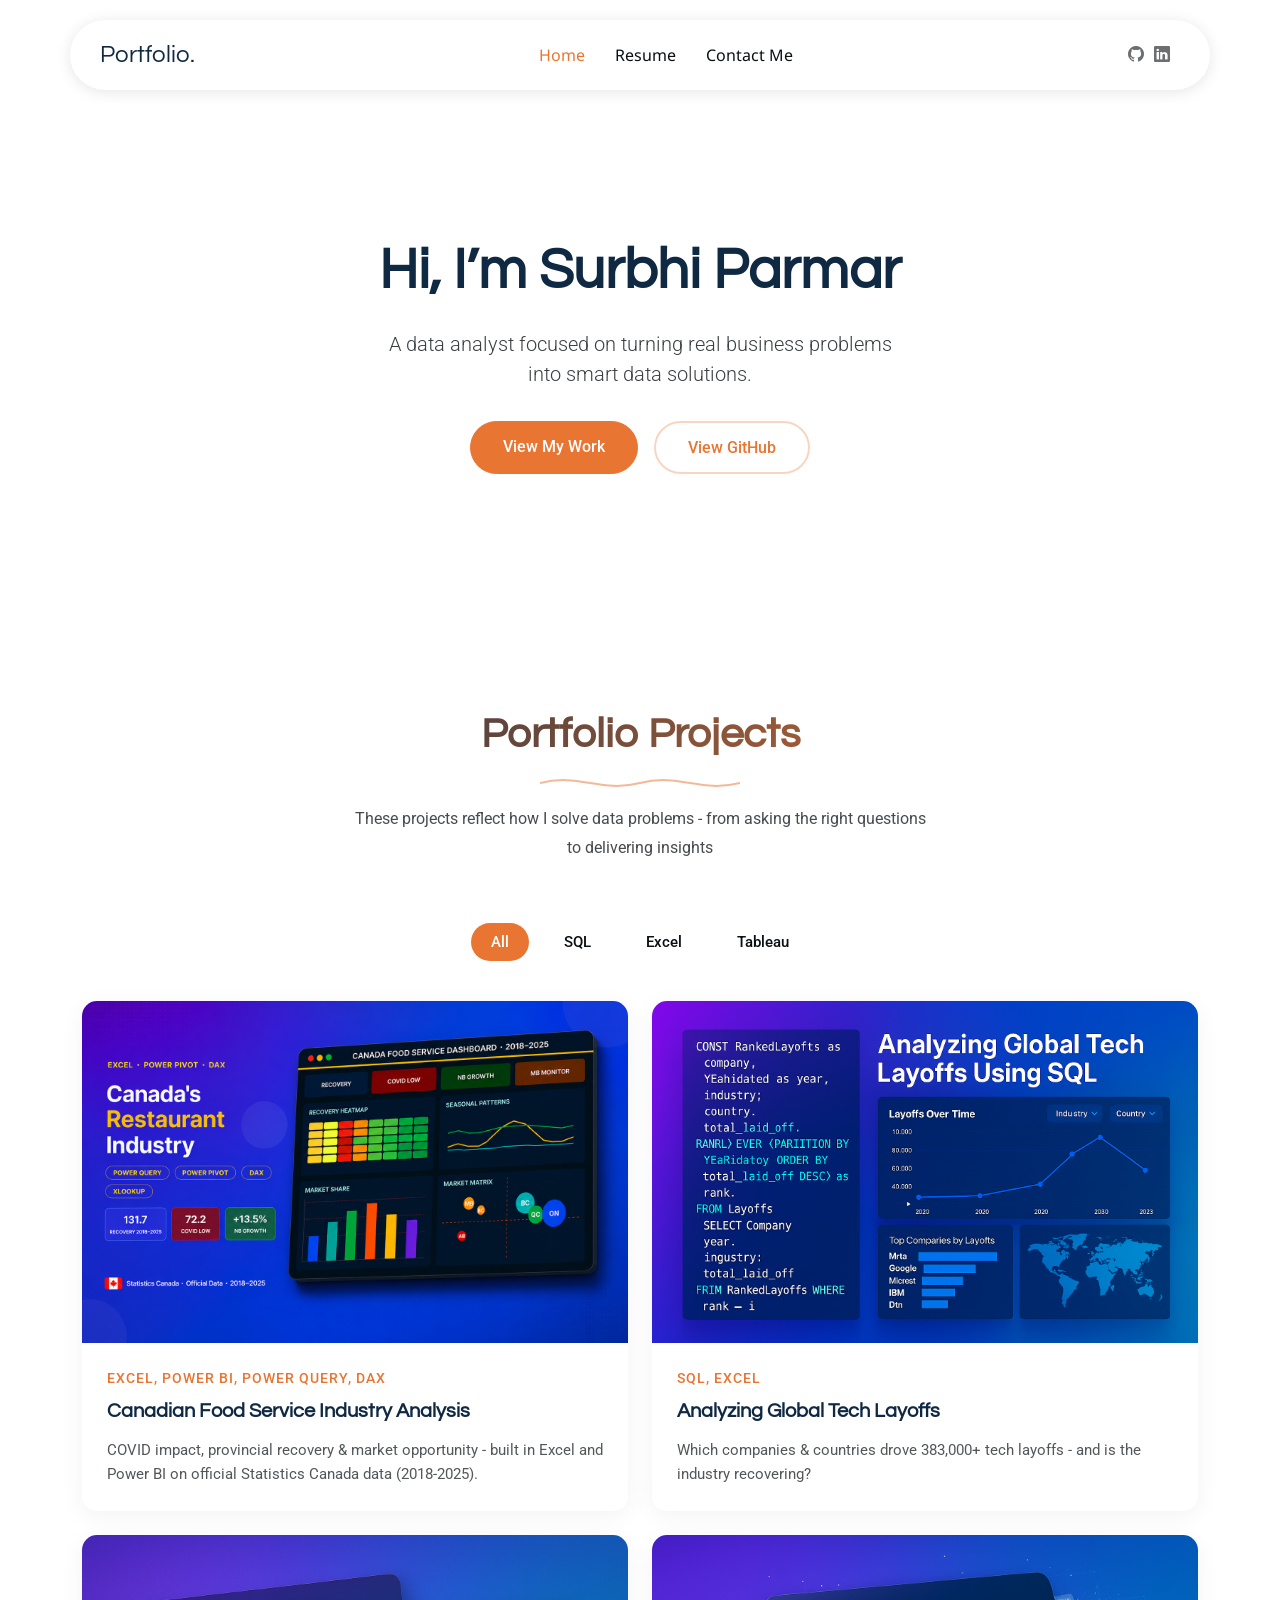
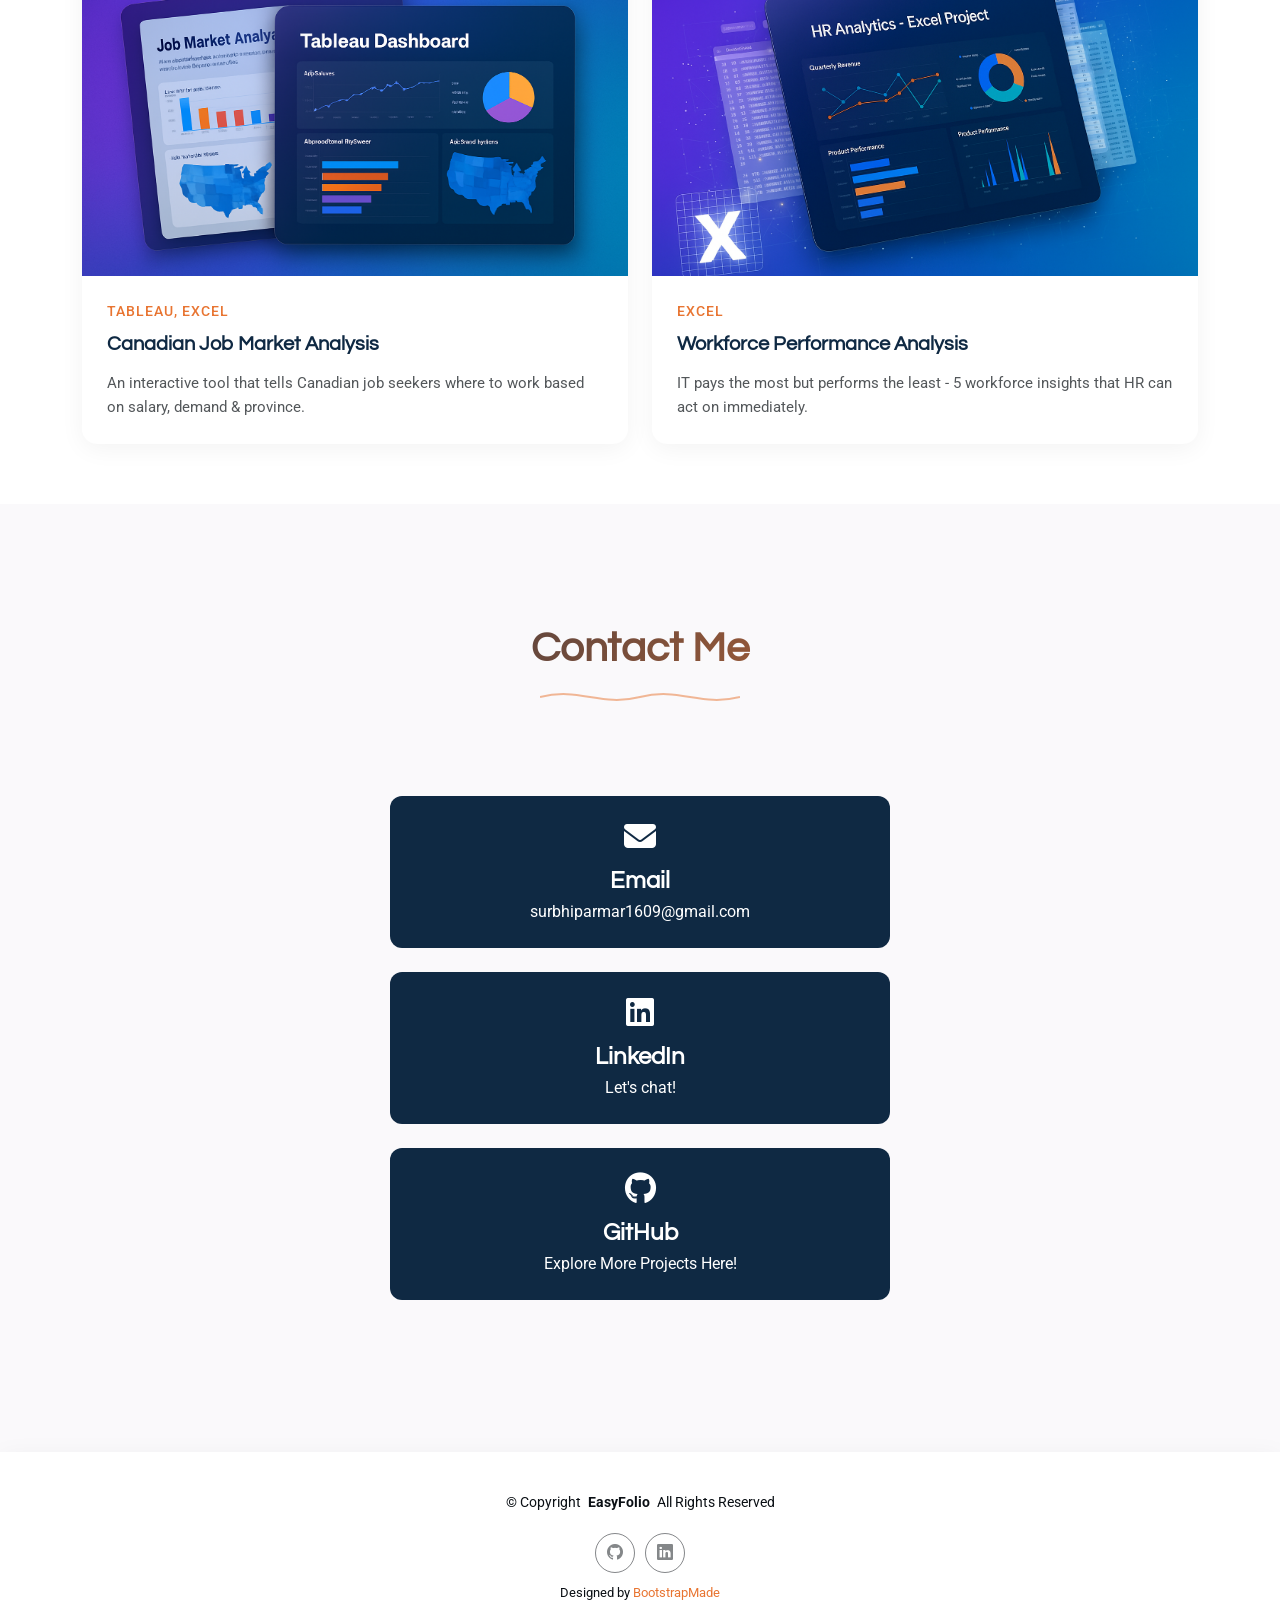
<file: index.html>
<!DOCTYPE html>
<html lang="en">

<head>
  <meta charset="utf-8">
  <meta content="width=device-width, initial-scale=1.0" name="viewport">
  <title>Surbhi Parmar Portfolio</title>
  <meta name="description" content="">
  <meta name="keywords" content="">
  <meta property="og:title" content="Surbhi Parmar | Data Coordinator & Reporting Analyst">
<meta property="og:description" content="Data portfolio featuring SQL, Excel, Power BI and Tableau projects.">
<meta property="og:image" content="https://surbhiparmar01.github.io/SurbhiParmarPortfolio/assets/img/og-image.png">
<meta property="og:url" content="https://surbhiparmar01.github.io/SurbhiParmarPortfolio/">
<meta property="og:type" content="website">

  <!-- Favicons -->
  <link href="assets/img/favicon.png" rel="icon">
  <link href="assets/img/apple-touch-icon.png" rel="apple-touch-icon">

  <!-- Fonts -->
  <link href="https://fonts.googleapis.com" rel="preconnect">
  <link href="https://fonts.gstatic.com" rel="preconnect" crossorigin>
  <link href="https://fonts.googleapis.com/css2?family=Roboto:ital,wght@0,100;0,300;0,400;0,500;0,700;0,900;1,100;1,300;1,400;1,500;1,700;1,900&family=Noto+Sans:ital,wght@0,100;0,200;0,300;0,400;0,500;0,600;0,700;0,800;0,900;1,100;1,200;1,300;1,400;1,500;1,600;1,700;1,800;1,900&family=Questrial:wght@400&display=swap" rel="stylesheet">

  <!-- Vendor CSS Files -->
  <link href="assets/vendor/bootstrap/css/bootstrap.min.css" rel="stylesheet">
  <link href="assets/vendor/bootstrap-icons/bootstrap-icons.css" rel="stylesheet">
  <link href="assets/vendor/aos/aos.css" rel="stylesheet">
  <link href="assets/vendor/glightbox/css/glightbox.min.css" rel="stylesheet">
  <link href="assets/vendor/swiper/swiper-bundle.min.css" rel="stylesheet">

  <!-- Main CSS File -->
  <link href="assets/css/main.css" rel="stylesheet">


  <link rel="stylesheet" href="https://cdnjs.cloudflare.com/ajax/libs/font-awesome/6.5.0/css/all.min.css">


  <!-- =======================================================
  * Template Name: EasyFolio
  * Template URL: https://bootstrapmade.com/easyfolio-bootstrap-portfolio-template/
  * Updated: Feb 21 2025 with Bootstrap v5.3.3
  * Author: BootstrapMade.com
  * License: https://bootstrapmade.com/license/
  ======================================================== -->
</head>

<body class="index-page">

  <header id="header" class="header d-flex align-items-center sticky-top">
    <div class="header-container container-fluid container-xl position-relative d-flex align-items-center justify-content-between">

      <a href="index.html" class="logo d-flex align-items-center me-auto me-xl-0">
        <!-- Uncomment the line below if you also wish to use an image logo -->
        <!-- <img src="assets/img/logo.webp" alt=""> -->
        <h1 class="sitename">Portfolio.</h1>
      </a>

      <nav id="navmenu" class="navmenu">
        <ul>
          <li><a href="#hero" class="active">Home</a></li>
          
          <li><a href="#resume">Resume</a></li>
         <!-- <li><a href="#portfolio">Portfolio</a></li> -->
         <!-- <li><a href="#services">Blog</a></li> -->
          <!-- <li><a href="#about">About Me</a></li> -->
         <!-- <li class="dropdown"><a href="#"><span>Dropdown</span> <i class="bi bi-chevron-down toggle-dropdown"></i></a>
            <ul>
              <li><a href="#">Dropdown 1</a></li>
              <li class="dropdown"><a href="#"><span>Deep Dropdown</span> <i class="bi bi-chevron-down toggle-dropdown"></i></a>
                <ul>
                  <li><a href="#">Deep Dropdown 1</a></li>
                  <li><a href="#">Deep Dropdown 2</a></li>
                  <li><a href="#">Deep Dropdown 3</a></li>
                  <li><a href="#">Deep Dropdown 4</a></li>
                  <li><a href="#">Deep Dropdown 5</a></li>
                </ul>
              </li>
              <li><a href="#">Dropdown 2</a></li>
              <li><a href="#">Dropdown 3</a></li>
              <li><a href="#">Dropdown 4</a></li>
            </ul>
          </li> -->
          <li><a href="#contact">Contact Me</a></li>
        </ul>
        <i class="mobile-nav-toggle d-xl-none bi bi-list"></i>
      </nav>

      <div class="header-social-links">
       <!-- <a href="#" class="twitter"><i class="bi bi-twitter-x"></i></a>
        <a href="#" class="facebook"><i class="bi bi-facebook"></i></a>
        <a href="#" class="instagram"><i class="bi bi-instagram"></i></a> -->
        <a href="https://github.com/SurbhiParmar01" target = "_blank" class="github"><i class="bi bi-github"></i></a>
        <a href="https://www.linkedin.com/in/surbhiparmar/" target="_blank" class="linkedin"><i class="bi bi-linkedin"></i></a>
      </div>

    </div>
  </header>

  <main class="main">

    <!-- Hero Section 
      <section id="hero" class="hero section">

      <div class="container" data-aos="fade-up" data-aos-delay="100">

        <div class="row align-items-center content">
          <div class="col-lg-6" data-aos="fade-up" data-aos-delay="200">
            <h2>Crafting Digital Experiences with Passion</h2>
            <p class="lead">Transforming ideas into elegant solutions through creative design and innovative development</p>
            <div class="cta-buttons" data-aos="fade-up" data-aos-delay="300">
              <a href="#portfolio" class="btn btn-primary">View My Work</a>
              <a href="#contact" class="btn btn-outline">Let's Connect</a>
            </div>
            <div class="hero-stats" data-aos="fade-up" data-aos-delay="400">
              <div class="stat-item">
                <span class="stat-number">5+</span>
                <span class="stat-label">Years Experience</span>
              </div>
              <div class="stat-item">
                <span class="stat-number">100+</span>
                <span class="stat-label">Projects Completed</span>
              </div>
              <div class="stat-item">
                <span class="stat-number">50+</span>
                <span class="stat-label">Happy Clients</span>
              </div>
            </div>
          </div>
          <div class="col-lg-6">
           <div class="hero-image">
              <img src="assets/img/profile/profile-1.webp" alt="Portfolio Hero Image" class="img-fluid" data-aos="zoom-out" data-aos-delay="300">
              <div class="shape-1"></div>
              <div class="shape-2"></div>
            </div>
          </div>
        </div> 

      </div>

    </section><!-- /Hero Section -->

    <section id="hero" class="hero d-flex align-items-center justify-content-center text-center">
  <div class="container">
    <div class="content">
      <h2>Hi, I’m Surbhi Parmar</h2>
      <p class="lead">A data analyst focused on turning real business problems </br>into smart data solutions.</p>
      <div class="cta-buttons">
        <a href="#portfolio" class="btn btn-primary">View My Work</a>
        <a href="https://github.com/SurbhiParmar01" target = "_blank" class="btn btn-outline">View GitHub</a>
      </div>
    </div>
  </div>
</section>



    <!-- About Section 
    <section id="about" class="about section light-background">

       Section Title 
      <div class="container section-title" data-aos="fade-up">
        <h2>About</h2>
        <div class="title-shape">
          <svg viewBox="0 0 200 20" xmlns="http://www.w3.org/2000/svg">
            <path d="M 0,10 C 40,0 60,20 100,10 C 140,0 160,20 200,10" fill="none" stroke="currentColor" stroke-width="2"></path>
          </svg>
        </div>
        <p>Quis autem vel eum iure reprehenderit qui in ea voluptate velit esse quam nihil molestiae consequatur vel illum qui dolorem</p>
      </div> End Section Title 

      <div class="container" data-aos="fade-up" data-aos-delay="100">

        <div class="row align-items-center">
          <div class="col-lg-6 position-relative" data-aos="fade-right" data-aos-delay="200">
            <div class="about-image">
              <img src="assets/img/profile/profile-square-2.webp" alt="Profile Image" class="img-fluid rounded-4">
            </div>
          </div>

          <div class="col-lg-6" data-aos="fade-left" data-aos-delay="300">
            <div class="about-content">
              <span class="subtitle">About Me</span>

              <h2>UI/UX Designer &amp; Web Developer</h2>

              <p class="lead mb-4">Nemo enim ipsam voluptatem quia voluptas sit aspernatur aut odit aut fugit, sed quia consequuntur magni dolores eos qui ratione voluptatem sequi nesciunt.</p>

              <p class="mb-4">Neque porro quisquam est, qui dolorem ipsum quia dolor sit amet</p>

              <div class="personal-info">
                <div class="row g-4">
                  <div class="col-6">
                    <div class="info-item">
                      <span class="label">Name</span>
                      <span class="value">Eliot Johnson</span>
                    </div>
                  </div>

                  <div class="col-6">
                    <div class="info-item">
                      <span class="label">Phone</span>
                      <span class="value">+123 456 7890</span>
                    </div>
                  </div>

                  <div class="col-6">
                    <div class="info-item">
                      <span class="label">Age</span>
                      <span class="value">26 Years</span>
                    </div>
                  </div>

                  <div class="col-6">
                    <div class="info-item">
                      <span class="label">Email</span>
                      <span class="value">email@example.com</span>
                    </div>
                  </div>

                  <div class="col-6">
                    <div class="info-item">
                      <span class="label">Occupation</span>
                      <span class="value">Lorem Engineer</span>
                    </div>
                  </div>

                  <div class="col-6">
                    <div class="info-item">
                      <span class="label">Nationality</span>
                      <span class="value">Ipsum</span>
                    </div>
                  </div>
                </div>
              </div>

              <div class="signature mt-4">
                <div class="signature-image">
                  <img src="assets/img/misc/signature-1.webp" alt="" class="img-fluid">
                </div>
                <div class="signature-info">
                  <h4>Eliot Johnson</h4>
                  <p>Adipiscing Elit, Lorem Ipsum</p>
                </div>
              </div>
            </div>
          </div>
        </div>

      </div>

    </section> /About Section --> 

    <!-- Skills Section -->
   <!-- <section id="skills" class="skills section">

      <div class="container" data-aos="fade-up" data-aos-delay="100">

        <div class="row g-4 skills-animation">

          <div class="col-md-6 col-lg-3" data-aos="fade-up" data-aos-delay="100">
            <div class="skill-box">
              <h3>HTML</h3>
              <p>Sed ut perspiciatis unde omnis iste natus error sit voluptatem.</p>
              <span class="text-end d-block">90%</span>
              <div class="progress">
                <div class="progress-bar" role="progressbar" aria-valuenow="90" aria-valuemin="0" aria-valuemax="100"></div>
              </div>
            </div>
          </div>

          <div class="col-md-6 col-lg-3" data-aos="fade-up" data-aos-delay="200">
            <div class="skill-box">
              <h3>CSS</h3>
              <p>Nemo enim ipsam voluptatem quia voluptas sit aspernatur.</p>
              <span class="text-end d-block">90%</span>
              <div class="progress">
                <div class="progress-bar" role="progressbar" aria-valuenow="95" aria-valuemin="0" aria-valuemax="100"></div>
              </div>
            </div>
          </div>

          <div class="col-md-6 col-lg-3" data-aos="fade-up" data-aos-delay="300">
            <div class="skill-box">
              <h3>JavaScript</h3>
              <p>Neque porro quisquam est qui dolorem ipsum quia dolor.</p>
              <span class="text-end d-block">80%</span>
              <div class="progress">
                <div class="progress-bar" role="progressbar" aria-valuenow="80" aria-valuemin="0" aria-valuemax="100"></div>
              </div>
            </div>
          </div>

          <div class="col-md-6 col-lg-3" data-aos="fade-up" data-aos-delay="400">
            <div class="skill-box">
              <h3>Photoshop</h3>
              <p>Quis autem vel eum iure reprehenderit qui in ea voluptate.</p>
              <span class="text-end d-block">55%</span>
              <div class="progress">
                <div class="progress-bar" role="progressbar" aria-valuenow="55" aria-valuemin="0" aria-valuemax="100">
                </div>
              </div>
            </div>
          </div>

        </div>

      </div>

    </section> /Skills Section -->

    <!-- Resume Section -->
    <!-- <section id="resume" class="resume section">

       Section Title 
      <div class="container section-title" data-aos="fade-up">
        <h2>Resume</h2>
        <div class="title-shape">
          <svg viewBox="0 0 200 20" xmlns="http://www.w3.org/2000/svg">
            <path d="M 0,10 C 40,0 60,20 100,10 C 140,0 160,20 200,10" fill="none" stroke="currentColor" stroke-width="2"></path>
          </svg>
        </div>
        <p>Quis autem vel eum iure reprehenderit qui in ea voluptate velit esse quam nihil molestiae consequatur vel illum qui dolorem</p>
      </div><!-- End Section Title 

      <div class="container" data-aos="fade-up" data-aos-delay="100">

        <div class="row">
          <div class="col-12">
            <div class="resume-wrapper">
              <div class="resume-block" data-aos="fade-up">
                <h2>Work Experience</h2>
                <p class="lead">Maecenas tempus tellus eget condimentum rhoncus sem quam semper libero sit amet adipiscing sem neque sed ipsum.</p>

                <div class="timeline">
                  <div class="timeline-item" data-aos="fade-up" data-aos-delay="200">
                    <div class="timeline-left">
                      <h4 class="company">Etiam Industries</h4>
                      <span class="period">Jun, 2023 - Current</span>
                    </div>
                    <div class="timeline-dot"></div>
                    <div class="timeline-right">
                      <h3 class="position">Project Lead</h3>
                      <p class="description">Quia nobis sequi est occaecati aut. Repudiandae et iusto quae reiciendis et quis Eius vel ratione eius unde vitae rerum voluptates asperiores voluptatem Earum molestiae consequatur neque etlon sader mart dila</p>
                    </div>
                  </div>

                  <div class="timeline-item" data-aos="fade-up" data-aos-delay="300">
                    <div class="timeline-left">
                      <h4 class="company">Nullam Corp</h4>
                      <span class="period">2019 - 2023</span>
                    </div>
                    <div class="timeline-dot"></div>
                    <div class="timeline-right">
                      <h3 class="position">Senior graphic design specialist</h3>
                      <p class="description">
                        Curabitur ullamcorper ultricies nisi nam eget dui etiam rhoncus maecenas tempus.
                      </p>
                      <ul>
                        <li>Lead in the design, development, and implementation of the graphic, layout, and production communication materials</li>
                        <li>Delegate tasks to the 7 members of the design team and provide counsel on all aspects of the project. </li>
                        <li>Supervise the assessment of all graphic materials in order to ensure quality and accuracy of the design</li>
                        <li>Oversee the efficient use of production project budgets ranging from $2,000 - $25,000</li>
                      </ul>
                      <p></p>
                    </div>
                  </div>

                  <div class="timeline-item" data-aos="fade-up" data-aos-delay="400">
                    <div class="timeline-left">
                      <h4 class="company">Stepping Stone Ltd.</h4>
                      <span class="period">2015-2019</span>
                    </div>
                    <div class="timeline-dot"></div>
                    <div class="timeline-right">
                      <h3 class="position">Graphic design specialist</h3>
                      <p class="description">Curabitur ullamcorper ultricies nisi nam eget dui etiam rhoncus maecenas tempus.</p>
                    </div>
                  </div>
                </div>
              </div>

              <div class="resume-block" data-aos="fade-up" data-aos-delay="100">
                <h2>My Education</h2>
                <p class="lead">Maecenas tempus tellus eget condimentum rhoncus sem quam semper libero sit amet adipiscing.</p>

                <div class="timeline">
                  <div class="timeline-item" data-aos="fade-up" data-aos-delay="200">
                    <div class="timeline-left">
                      <h4 class="company">Vestibulum University</h4>
                      <span class="period">2017-2019</span>
                    </div>
                    <div class="timeline-dot"></div>
                    <div class="timeline-right">
                      <h3 class="position">Diploma in Consequat</h3>
                      <p class="description">Curabitur ullamcorper ultricies nisi nam eget dui etiam rhoncus maecenas tempus.</p>
                    </div>
                  </div>

                  <div class="timeline-item" data-aos="fade-up" data-aos-delay="300">
                    <div class="timeline-left">
                      <h4 class="company">Nullam Corp</h4>
                      <span class="period">2019 - 2023</span>
                    </div>
                    <div class="timeline-dot"></div>
                    <div class="timeline-right">
                      <h3 class="position">Master of Fine Arts &amp; Graphic Design</h3>
                      <p class="description">Curabitur ullamcorper ultricies nisi nam eget dui etiam rhoncus maecenas tempus.</p>
                    </div>
                  </div>

                  <div class="timeline-item" data-aos="fade-up" data-aos-delay="400">
                    <div class="timeline-left">
                      <h4 class="company">Vestibulum University</h4>
                      <span class="period">2015-2019</span>
                    </div>
                    <div class="timeline-dot"></div>
                    <div class="timeline-right">
                      <h3 class="position">Bachelor of Fine Arts &amp; Graphic Design</h3>
                      <p class="description">Curabitur ullamcorper ultricies nisi nam eget dui etiam rhoncus maecenas tempus.</p>
                    </div>
                  </div>
                </div>
              </div>
            </div>
          </div>
        </div>

      </div>

    </section> /Resume Section -->

    <!-- Portfolio Section -->
    <section id="portfolio" class="portfolio section">

      <!-- Section Title -->
      <div class="container section-title" data-aos="fade-up">
        <h2>Portfolio Projects</h2>
        <div class="title-shape">
          <svg viewBox="0 0 200 20" xmlns="http://www.w3.org/2000/svg">
            <path d="M 0,10 C 40,0 60,20 100,10 C 140,0 160,20 200,10" fill="none" stroke="currentColor" stroke-width="2"></path>
          </svg>
        </div>
        <p>These projects reflect how I solve data problems - from asking the right questions </br> to delivering insights</p>
      </div><!-- End Section Title -->

      <div class="container" data-aos="fade-up" data-aos-delay="100">

        <div class="isotope-layout" data-default-filter="*" data-layout="masonry" data-sort="original-order">

          <div class="portfolio-filters-container" data-aos="fade-up" data-aos-delay="200">
            <ul class="portfolio-filters isotope-filters">
              <li data-filter="*" class="filter-active">All</li>
              <li data-filter=".filter-web">SQL</li>
              <li data-filter=".filter-graphics">Excel</li>
              <li data-filter=".filter-motion">Tableau</li>
             <!-- <li data-filter=".filter-brand">Python</li> -->
            </ul>
          </div>

          <div class="row g-4 isotope-container" data-aos="fade-up" data-aos-delay="300">
            <div class="col-lg-6 col-md-6 portfolio-item isotope-item filter-graphics">
  <div class="portfolio-card">
  <a href="portfolio-details4.html" class="card-link"></a>
  <div class="portfolio-image">
      <img src="assets/img/Advanced_Excel/Canada_FoodService_Card.png" class="img-fluid" alt="Canadian Food Service Industry Dashboard" loading="lazy">
      <div class="portfolio-overlay">
        <div class="portfolio-actions">
          <a href="portfolio-details4.html" class="details-link"><i class="bi bi-arrow-right"></i></a>
        </div>
      </div>
    </div>
    <div class="portfolio-content">
      <span class="category">Excel, Power BI, Power Query, DAX</span>
      <h3>Canadian Food Service Industry Analysis</h3>
      <p><p>COVID impact, provincial recovery & market opportunity - built in Excel and Power BI on official Statistics Canada data (2018-2025).</p></p>
    </div>
  </div>
</div><!-- End Portfolio Item -->

            <div class="col-lg-6 col-md-6 portfolio-item isotope-item filter-web filter-graphics">
              <div class="portfolio-card">
                <div class="portfolio-image">
                  <img src="assets/img/SQL_Image.png" class="img-fluid" alt="" loading="lazy">
                  
                  <div class="portfolio-overlay">
                    <div class="portfolio-actions">
                      
                      <a href="portfolio-details.html" class="details-link"><i class="bi bi-arrow-right"></i></a>
                    </div>
                  </div>
                </div>
                <div class="portfolio-content">
                  <span class="category">SQL, Excel</span>
                  <h3>Analyzing Global Tech Layoffs</h3>
                  <p><p>Which companies & countries drove 383,000+ tech layoffs - and is the industry recovering?</p></p>
                </div>
              </div>
            </div><!-- End Portfolio Item -->




            <div class="col-lg-6 col-md-6 portfolio-item isotope-item filter-motion filter-graphics">
              <div class="portfolio-card">
                <div class="portfolio-image">
                  <img src="assets/img/Tableau/Tableau_Image.png" class="img-fluid" alt="" loading="lazy">
                  
                  <div class="portfolio-overlay">
                    <div class="portfolio-actions">
                      
                      <a href="portfolio-details2.html" class="details-link"><i class="bi bi-arrow-right"></i></a>
                    </div>
                  </div>
                </div>
                <div class="portfolio-content">
                  <span class="category">Tableau, Excel</span>
                  <h3>Canadian Job Market Analysis</h3>
                  <p><p>An interactive tool that tells Canadian job seekers where to work based on salary, demand & province.</p></p>
                </div>
              </div>
            </div><!-- End Portfolio Item -->

           <div class="col-lg-6 col-md-6 portfolio-item isotope-item filter-graphics">
              <div class="portfolio-card">
                <div class="portfolio-image">
                  <img src="assets/img/Excel/Excel_Image.png" class="img-fluid" alt="" loading="lazy">
                  <div class="portfolio-overlay">
                    <div class="portfolio-actions">
                     
                      <a href="portfolio-details3.html" class="details-link"><i class="bi bi-arrow-right"></i></a>
                    </div>
                  </div>
                </div>
                <div class="portfolio-content">
                  <span class="category">Excel</span>
                  <h3>Workforce Performance Analysis</h3>
                  <p><p>IT pays the most but performs the least - 5 workforce insights that HR can act on immediately.</p></p>
                </div>
              </div>
            </div><!-- End Portfolio Item  -->

            
            

          </div><!-- End Portfolio Container -->

        </div>

      </div>

    </section><!-- /Portfolio Section -->




    <!-- Contact Section -->
    <section id="contact" class="contact section light-background">

     <!-- Contact Me Section -->
<section id="contact" class="contact-section">
  <div class="container section-title" data-aos="fade-up">
    <h2>Contact Me</h2>
    <div class="title-shape">
      <svg viewBox="0 0 200 20" xmlns="http://www.w3.org/2000/svg">
        <path d="M 0,10 C 40,0 60,20 100,10 C 140,0 160,20 200,10" fill="none" stroke="currentColor" stroke-width="2"></path>
      </svg>
    </div>
  </div>

  <div class="contact-cards">
    <a href="mailto:surbhiparmar1609@gmail.com" class="contact-card" target="_blank">
      <i class="fas fa-envelope"></i>
      <h4>Email</h4>
      <p>surbhiparmar1609@gmail.com</p>
    </a>

    <a href="https://www.linkedin.com/in/surbhiparmar/" class="contact-card" target="_blank">
      <i class="fab fa-linkedin"></i>
      <h4>LinkedIn</h4>
      <p>Let's chat!</p>
    </a>

    <a href="https://github.com/SurbhiParmar01" class="contact-card" target="_blank">
      <i class="fab fa-github"></i>
      <h4>GitHub</h4>
      <p>Explore More Projects Here!</p>
    </a>
  </div>
</section>



     <!-- <div class="container" data-aos="fade-up" data-aos-delay="100">

        <div class="row g-5">
          <div class="col-lg-6">
            <div class="content" data-aos="fade-up" data-aos-delay="200">
              <div class="section-category mb-3">Contact</div>
              <h2 class="display-5 mb-4">Nemo enim ipsam voluptatem quia voluptas aspernatur</h2>
              <p class="lead mb-4">Ut enim ad minima veniam, quis nostrum exercitationem ullam corporis suscipit laboriosam.</p>

              <div class="contact-info mt-5">
                <div class="info-item d-flex mb-3">
                  <i class="bi bi-envelope-at me-3"></i>
                  <span>info@example.com</span>
                </div>

                <div class="info-item d-flex mb-3">
                  <i class="bi bi-telephone me-3"></i>
                  <span>+1 5589 55488 558</span>
                </div>

                <div class="info-item d-flex mb-4">
                  <i class="bi bi-geo-alt me-3"></i>
                  <span>A108 Adam Street, New York, NY 535022</span>
                </div>

                <a href="#" class="map-link d-inline-flex align-items-center">
                  Open Map
                  <i class="bi bi-arrow-right ms-2"></i>
                </a>
              </div>
            </div>
          </div>

          <div class="col-lg-6">
            <div class="contact-form card" data-aos="fade-up" data-aos-delay="300">
              <div class="card-body p-4 p-lg-5">

                <form action="forms/contact.php" method="post" class="php-email-form">
                  <div class="row gy-4">

                    <div class="col-12">
                      <input type="text" name="name" class="form-control" placeholder="Your Name" required="">
                    </div>

                    <div class="col-12 ">
                      <input type="email" class="form-control" name="email" placeholder="Your Email" required="">
                    </div>

                    <div class="col-12">
                      <input type="text" class="form-control" name="subject" placeholder="Subject" required="">
                    </div>

                    <div class="col-12">
                      <textarea class="form-control" name="message" rows="6" placeholder="Message" required=""></textarea>
                    </div>

                    <div class="col-12 text-center">
                      <div class="loading">Loading</div>
                      <div class="error-message"></div>
                      <div class="sent-message">Your message has been sent. Thank you!</div>

                      <button type="submit" class="btn btn-submit w-100">Submit Message</button>
                    </div>

                  </div>
                </form>

              </div>
            </div>
          </div>

        </div>

      </div>

    </section><!-- /Contact Section -->

  </main>

  <footer id="footer" class="footer">

    <div class="container">
      <div class="copyright text-center ">
        <p>© <span>Copyright</span> <strong class="px-1 sitename">EasyFolio</strong> <span>All Rights Reserved</span></p>
      </div>
      <div class="social-links d-flex justify-content-center">
        <a href="https://github.com/SurbhiParmar01" target = "_blank"><i class="bi bi-github"></i></a>
        <a href="https://www.linkedin.com/in/surbhiparmar/" target = "_blank"><i class="bi bi-linkedin"></i></a>
      </div>
      <div class="credits">
        <!-- All the links in the footer should remain intact. -->
        <!-- You can delete the links only if you've purchased the pro version. -->
        <!-- Licensing information: https://bootstrapmade.com/license/ -->
        <!-- Purchase the pro version with working PHP/AJAX contact form: [buy-url] -->
        Designed by <a href="https://bootstrapmade.com/">BootstrapMade</a>
      </div>
    </div>

  </footer>

  <!-- Scroll Top -->
  <a href="#" id="scroll-top" class="scroll-top d-flex align-items-center justify-content-center"><i class="bi bi-arrow-up-short"></i></a>

  <!-- Vendor JS Files -->
  <script src="assets/vendor/bootstrap/js/bootstrap.bundle.min.js"></script>
  <script src="assets/vendor/php-email-form/validate.js"></script>
  <script src="assets/vendor/aos/aos.js"></script>
  <script src="assets/vendor/waypoints/noframework.waypoints.js"></script>
  <script src="assets/vendor/glightbox/js/glightbox.min.js"></script>
  <script src="assets/vendor/imagesloaded/imagesloaded.pkgd.min.js"></script>
  <script src="assets/vendor/isotope-layout/isotope.pkgd.min.js"></script>
  <script src="assets/vendor/swiper/swiper-bundle.min.js"></script>

  <!-- Main JS File -->
  <script src="assets/js/main.js"></script>

</body>

</html>
</file>
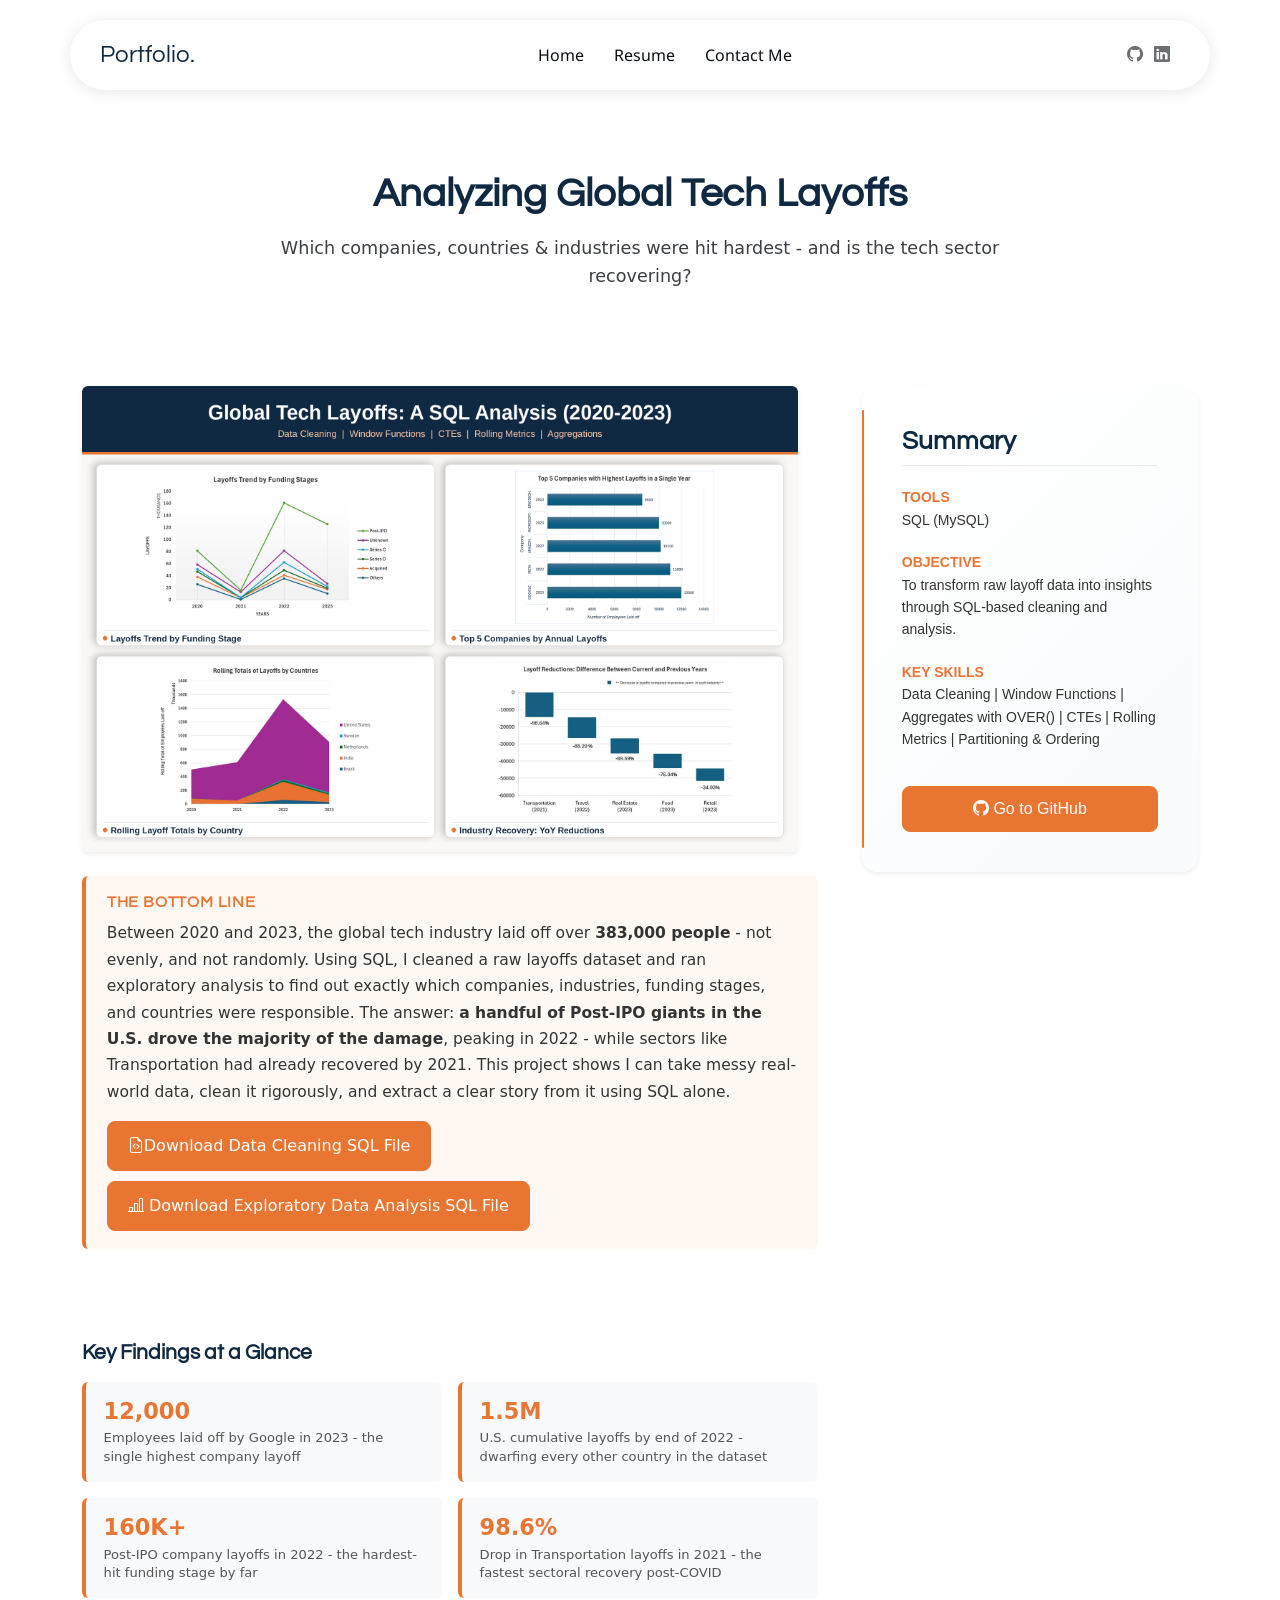
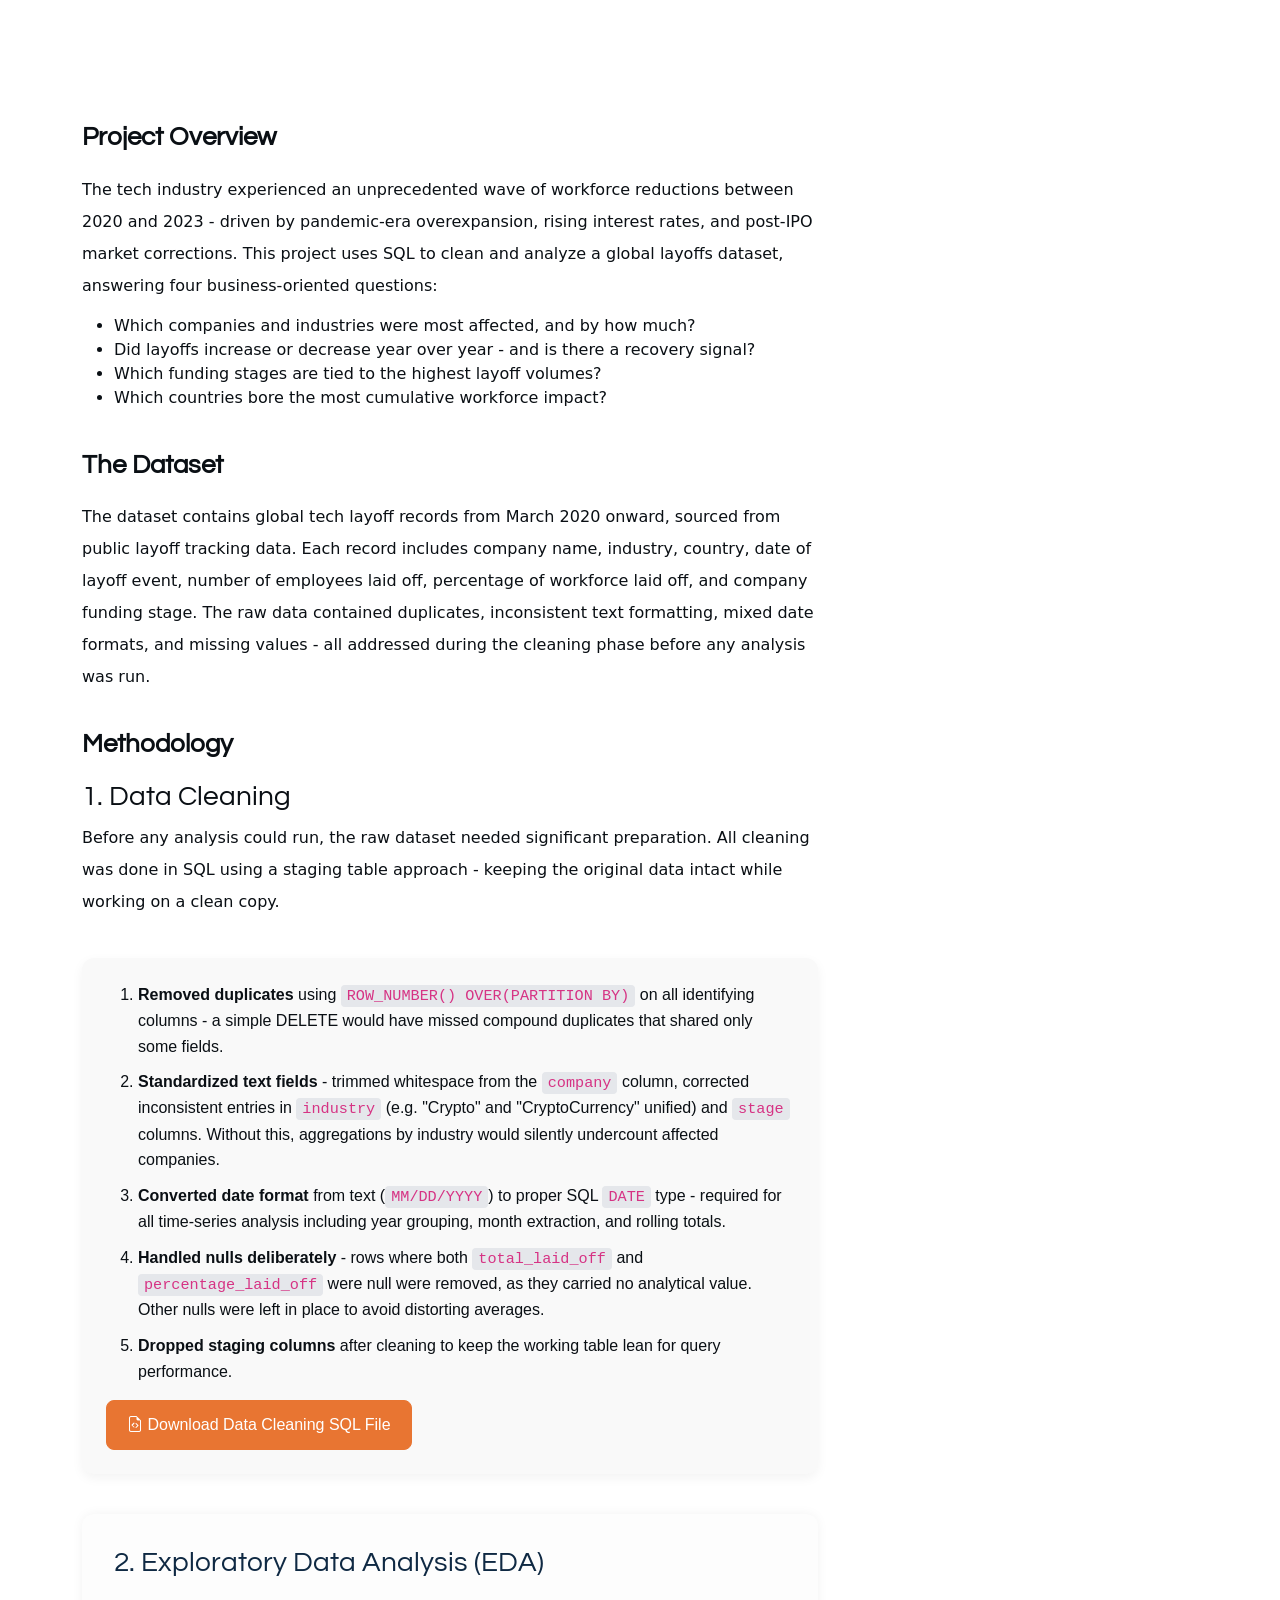
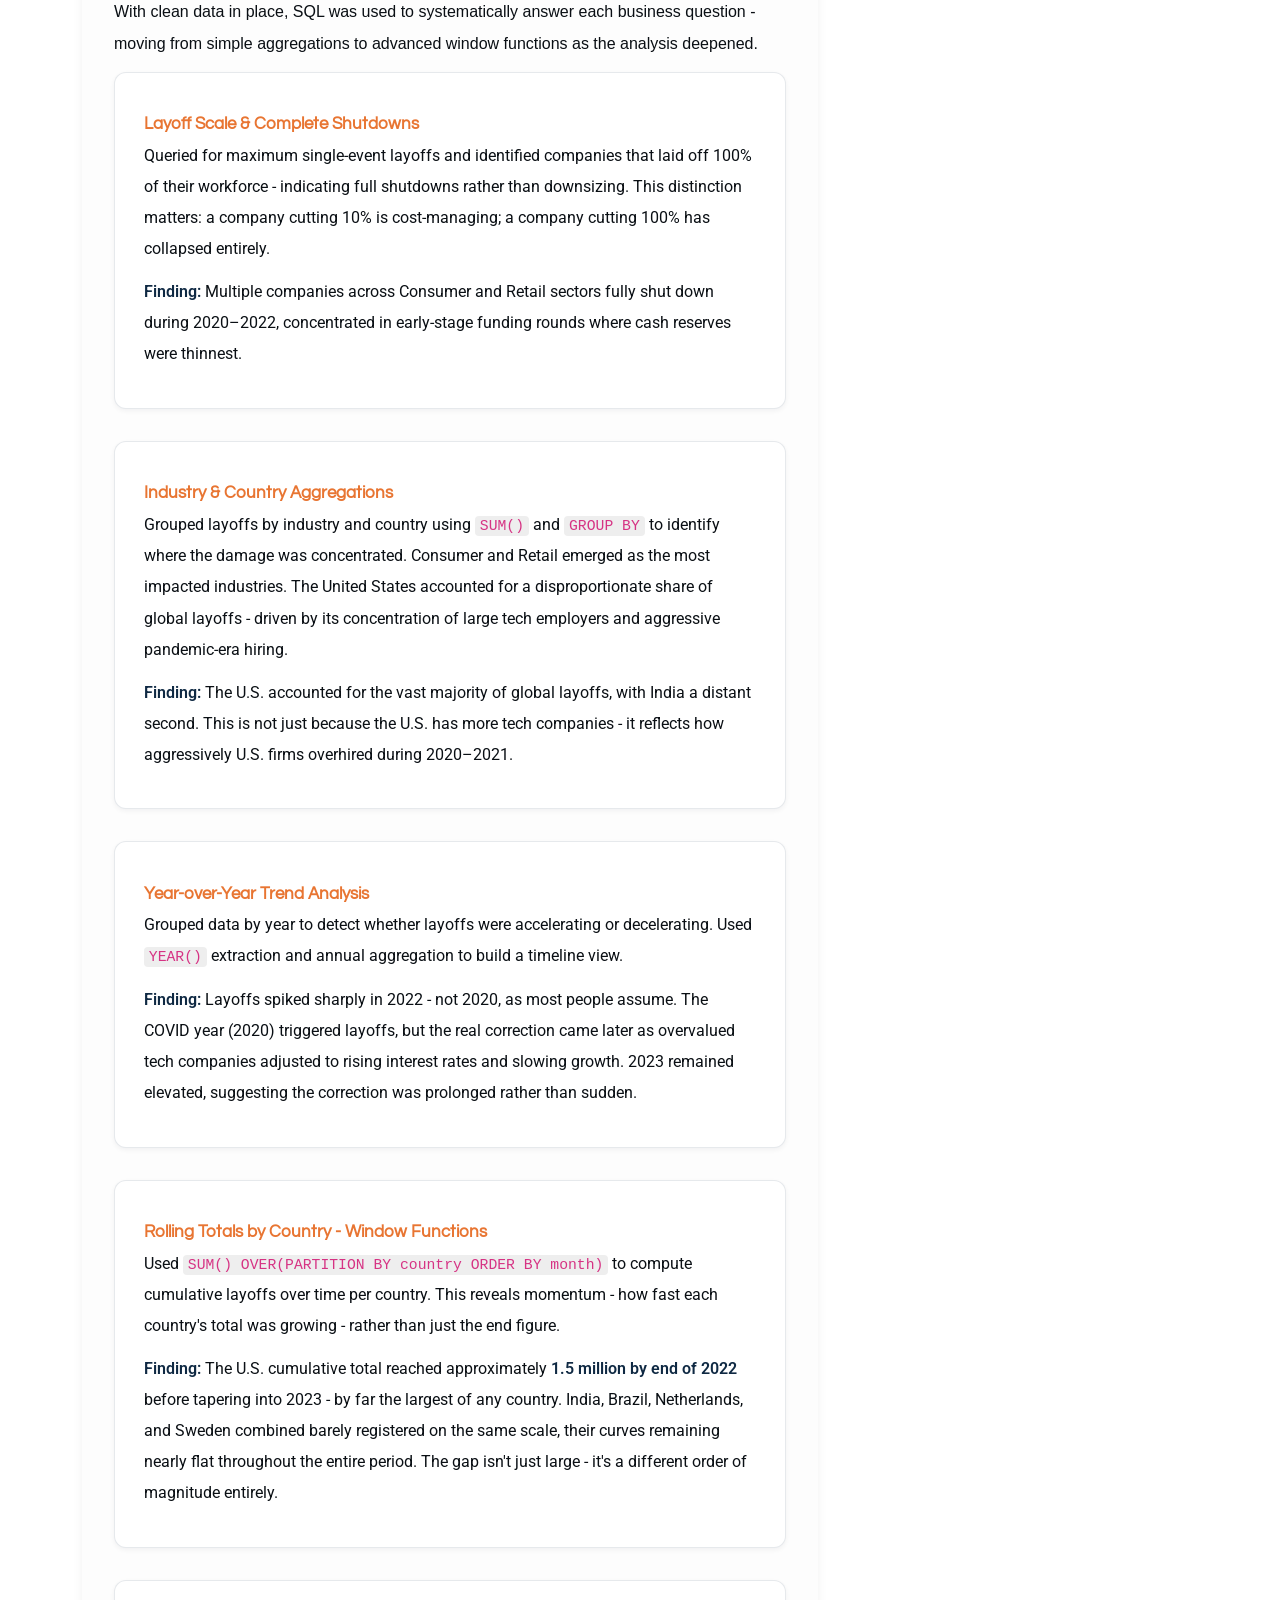
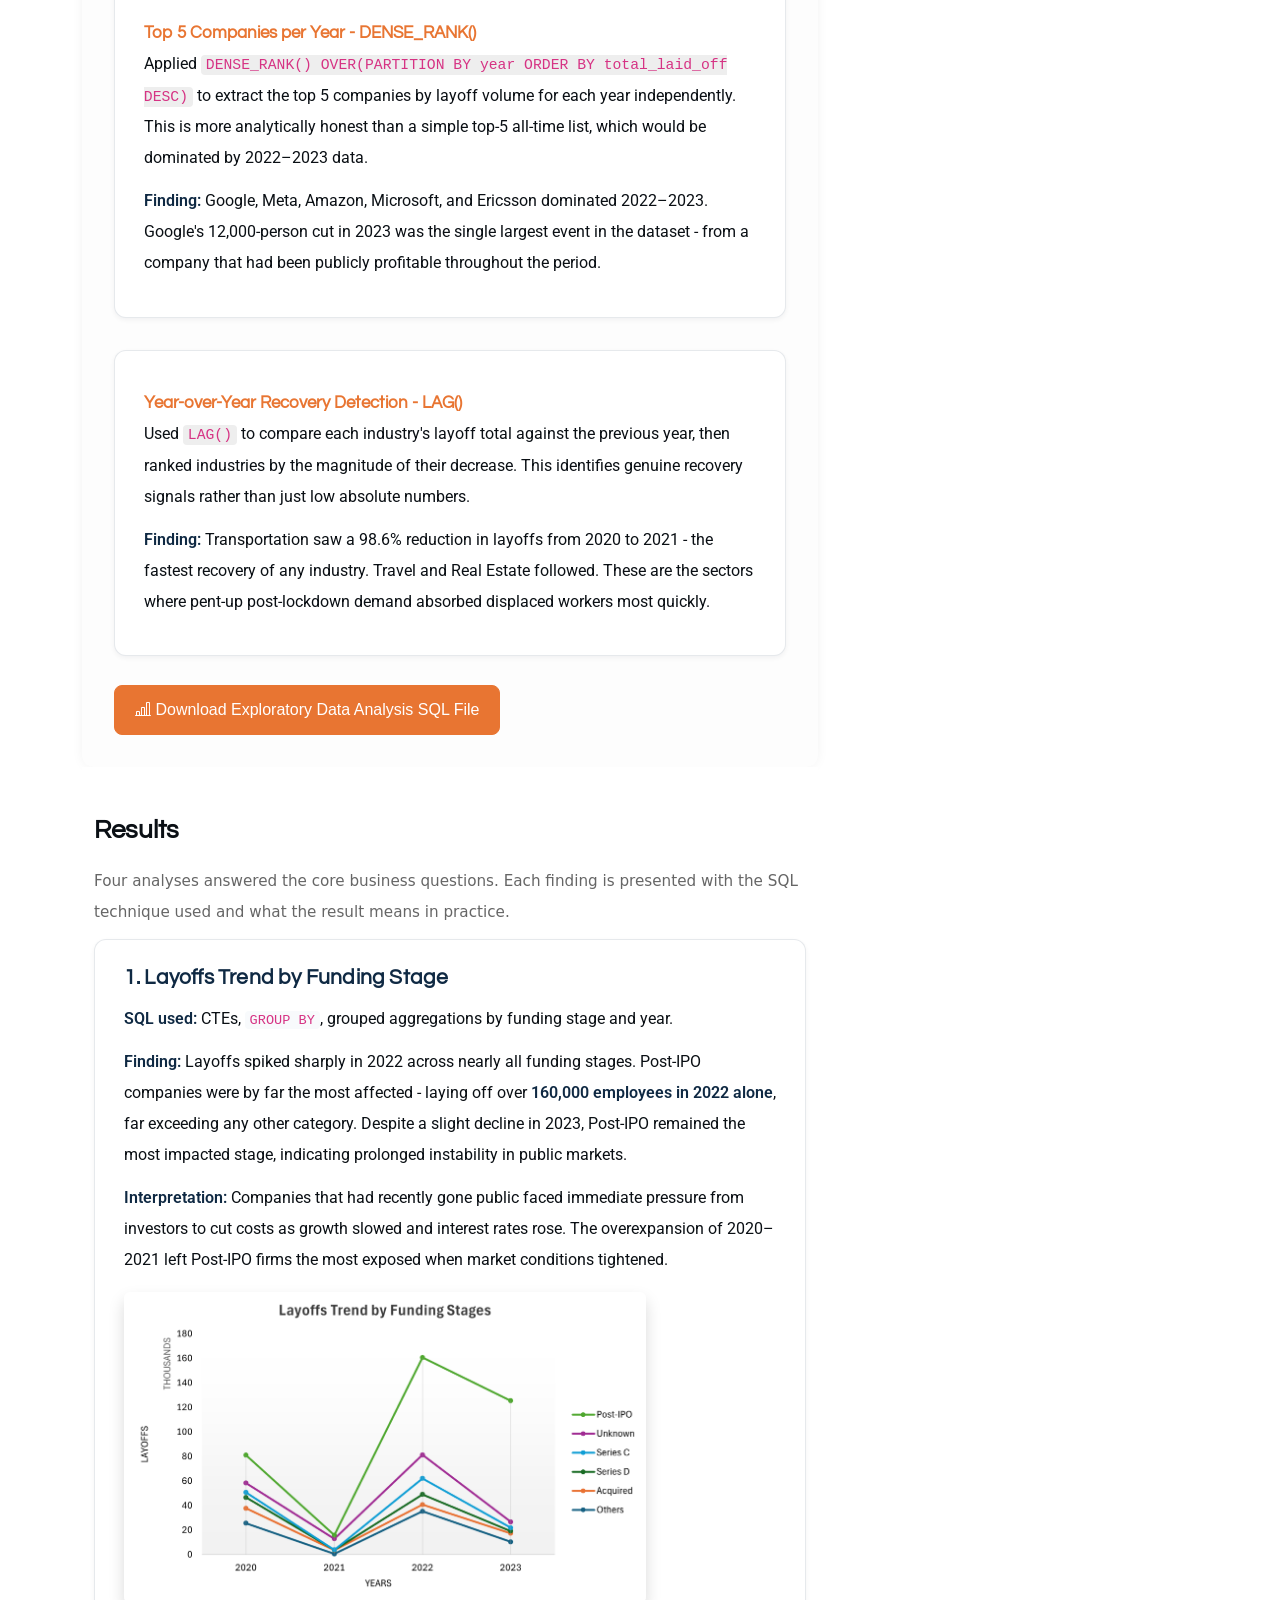
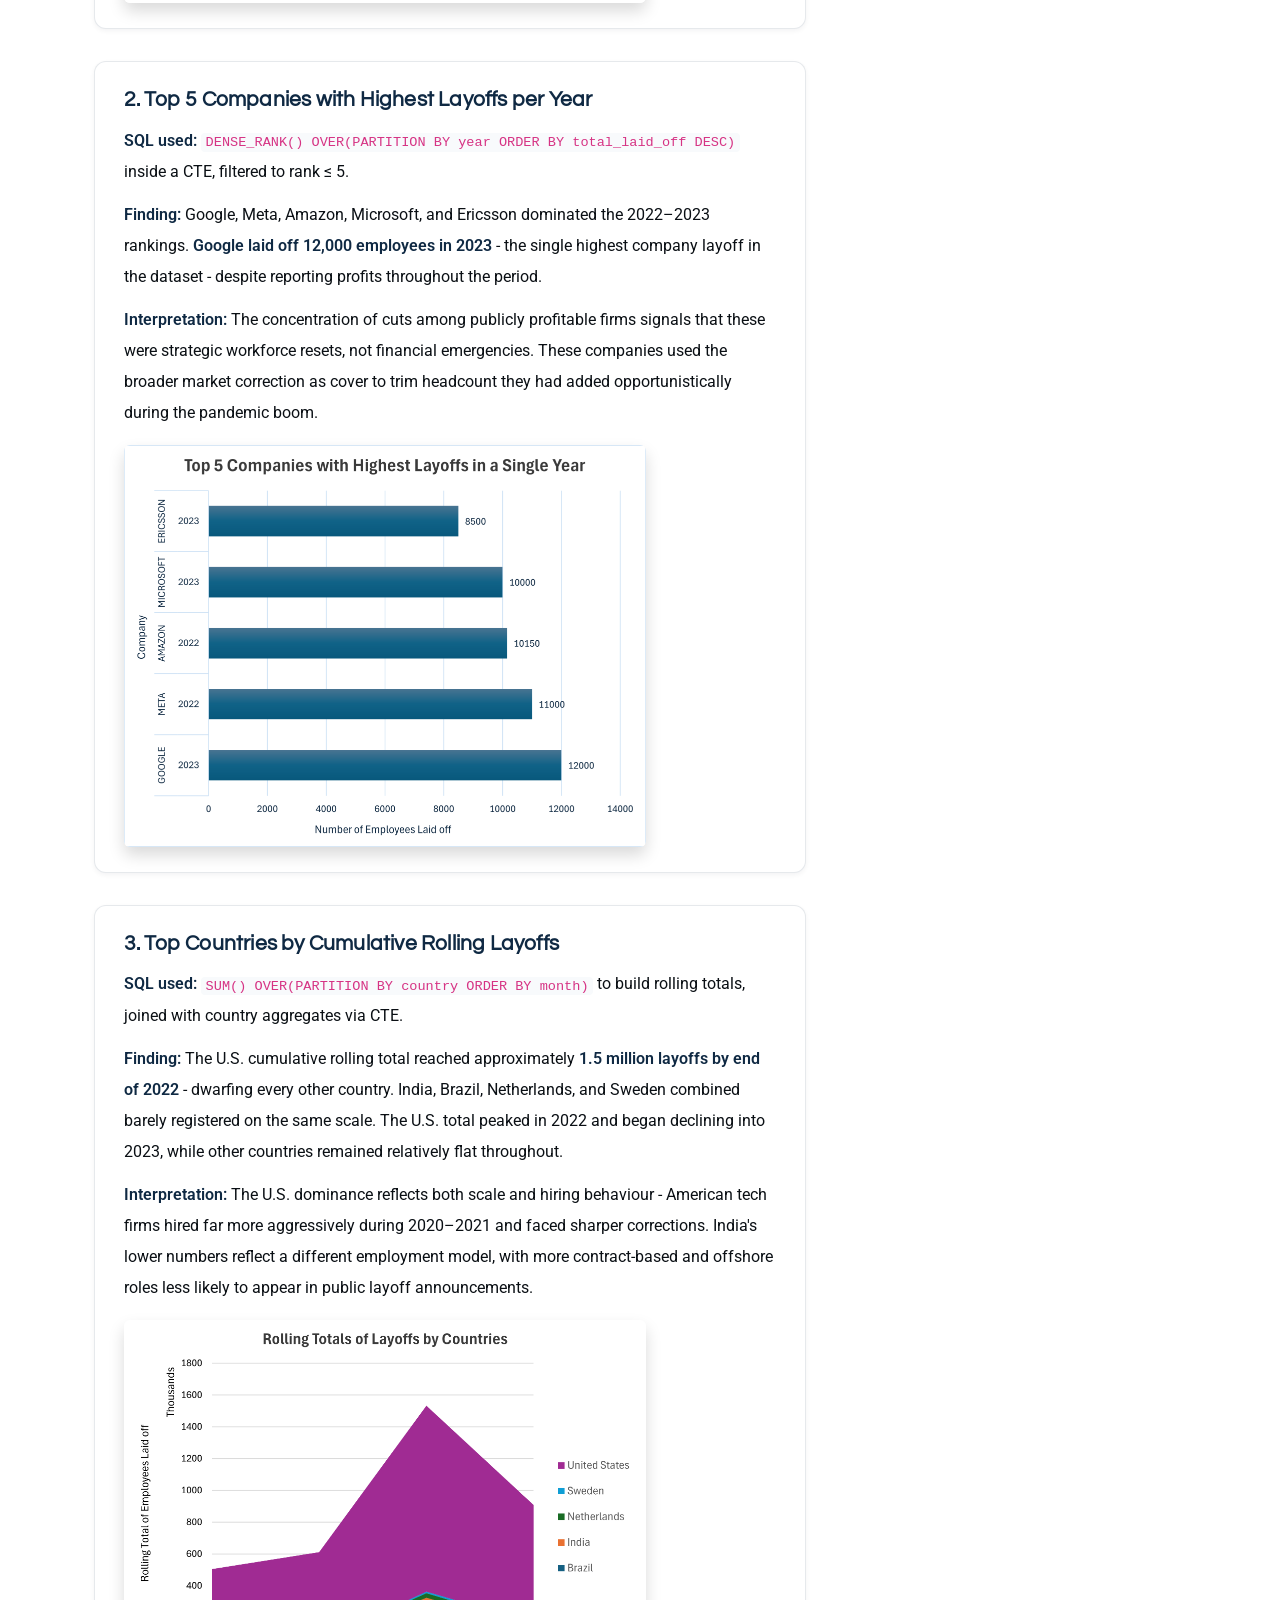
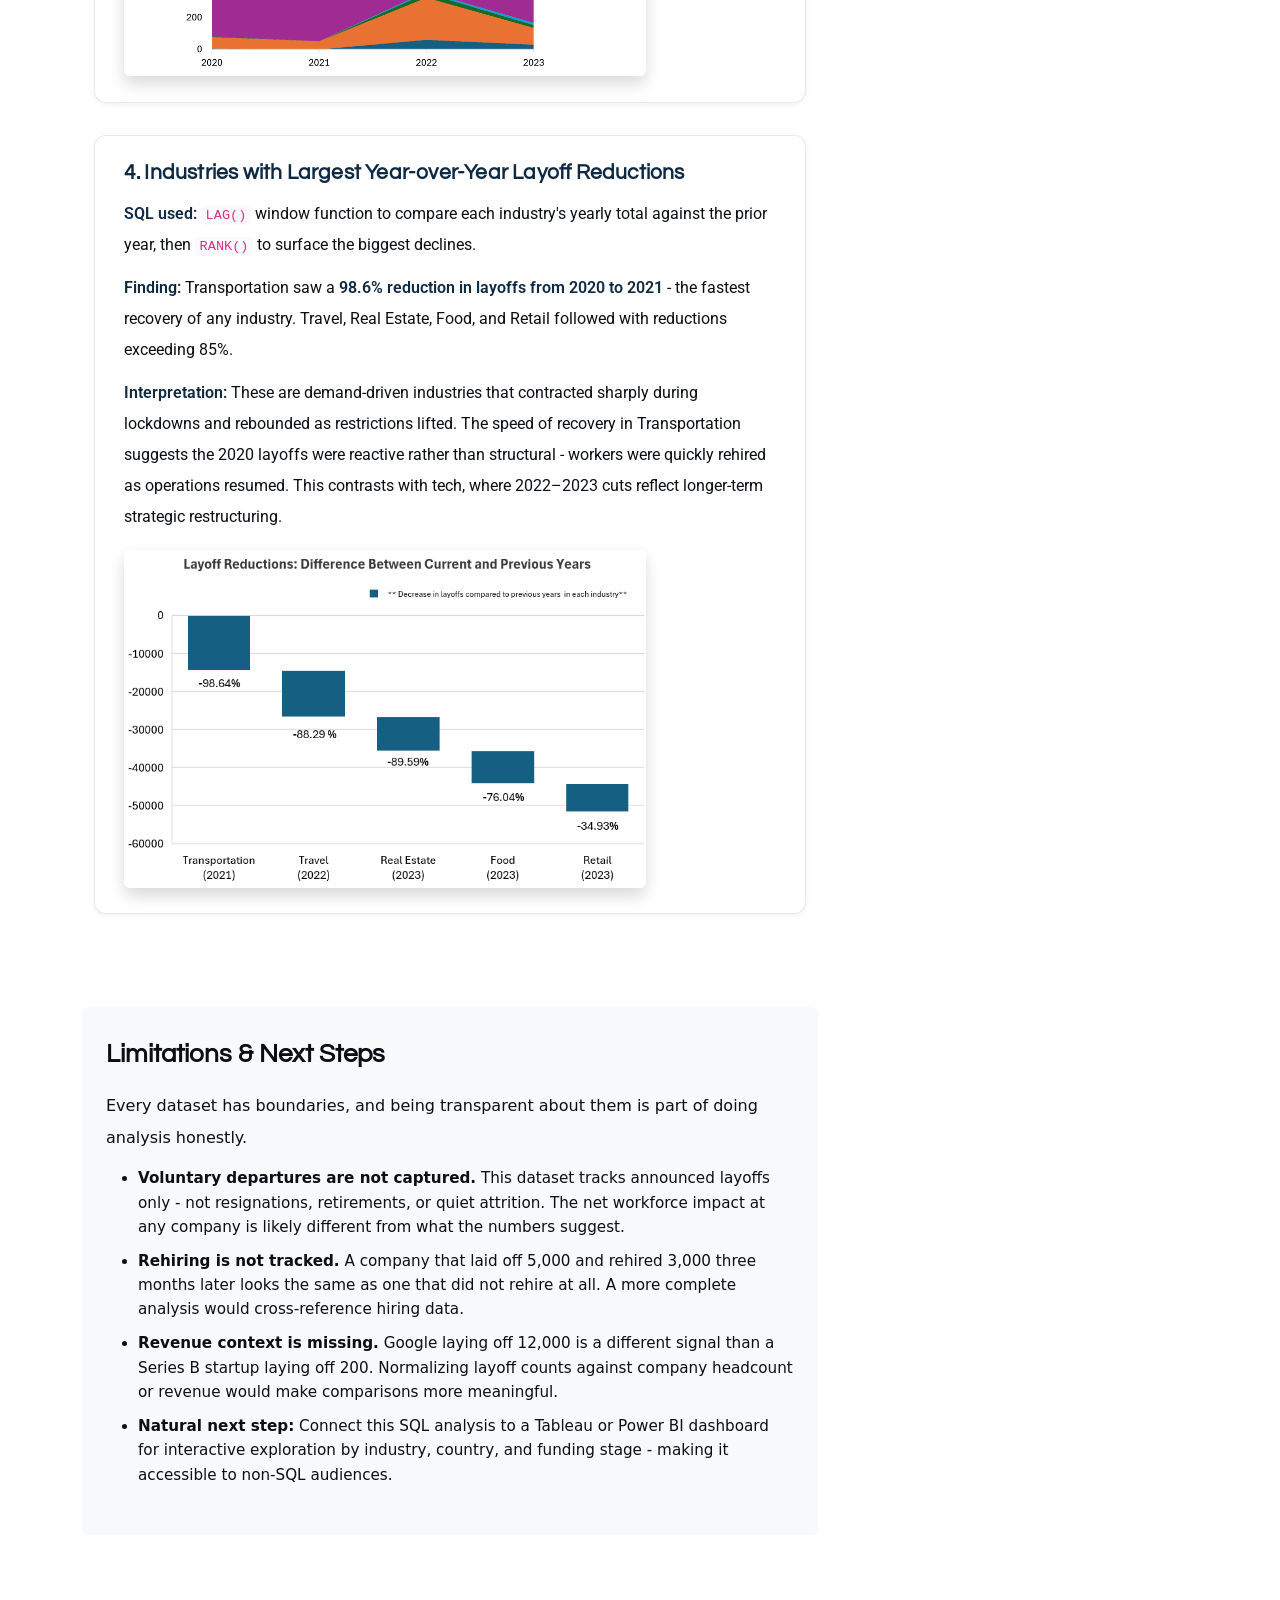
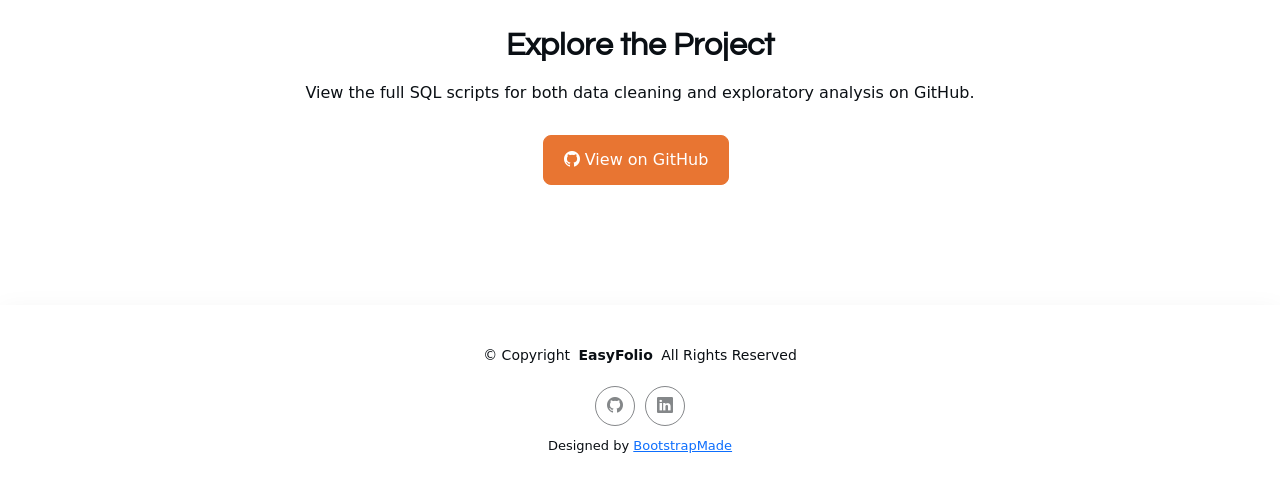
<file: portfolio-details.html>
<!DOCTYPE html>
<html lang="en">

<head>
  <meta charset="utf-8">
  <meta content="width=device-width, initial-scale=1.0" name="viewport">
  <title>Surbhi Parmar Portfolio</title>
  <meta name="description" content="">
  <meta name="keywords" content="">

  <!-- Favicons -->
  <link href="assets/img/favicon.png" rel="icon">
  <link href="assets/img/apple-touch-icon.png" rel="apple-touch-icon">

  <!-- Fonts -->
  <link href="https://fonts.googleapis.com" rel="preconnect">
  <link href="https://fonts.gstatic.com" rel="preconnect" crossorigin>
  <link href="https://fonts.googleapis.com/css2?family=Roboto:ital,wght@0,100;0,300;0,400;0,500;0,700;0,900;1,100;1,300;1,400;1,500;1,700;1,900&family=Noto+Sans:ital,wght@0,100;0,200;0,300;0,400;0,500;0,600;0,700;0,800;0,900;1,100;1,200;1,300;1,400;1,500;1,600;1,700;1,800;1,900&family=Questrial:wght@400&display=swap" rel="stylesheet">

  <!-- Vendor CSS Files -->
  <link href="assets/vendor/bootstrap/css/bootstrap.min.css" rel="stylesheet">
  <link href="assets/vendor/bootstrap-icons/bootstrap-icons.css" rel="stylesheet">
  <link href="assets/vendor/aos/aos.css" rel="stylesheet">
  <link href="assets/vendor/glightbox/css/glightbox.min.css" rel="stylesheet">
  <link href="assets/vendor/swiper/swiper-bundle.min.css" rel="stylesheet">

  <!-- Main CSS File -->
  <link href="assets/css/main.css" rel="stylesheet">

  <!-- =======================================================
  * Template Name: EasyFolio
  * Template URL: https://bootstrapmade.com/easyfolio-bootstrap-portfolio-template/
  * Updated: Feb 21 2025 with Bootstrap v5.3.3
  * Author: BootstrapMade.com
  * License: https://bootstrapmade.com/license/
  ======================================================== -->
</head>

<body class="portfolio-details-page">

  <header id="header" class="header d-flex align-items-center sticky-top">
    <div class="header-container container-fluid container-xl position-relative d-flex align-items-center justify-content-between">

      <a href="index.html" class="logo d-flex align-items-center me-auto me-xl-0">
        <!-- Uncomment the line below if you also wish to use an image logo -->
        <!-- <img src="assets/img/logo.webp" alt=""> -->
        <h1 class="sitename">Portfolio.</h1>
      </a>

      <nav id="navmenu" class="navmenu">
        <ul>
          <li><a href="index.html">Home</a></li>
          
          <li><a href="#resume">Resume</a></li>
         <!-- <li><a href="#portfolio">Blog</a></li> -->
    
          <li><a href="index.html#contact">Contact Me</a></li>
        </ul>
        <i class="mobile-nav-toggle d-xl-none bi bi-list"></i>
      </nav>

      <div class="header-social-links">
       <!-- <a href="#" class="twitter"><i class="bi bi-twitter-x"></i></a>
        <a href="#" class="facebook"><i class="bi bi-facebook"></i></a>
        <a href="#" class="instagram"><i class="bi bi-instagram"></i></a> -->
        <a href= "https://github.com/SurbhiParmar01" target = "_blank" class="github"><i class="bi bi-github"></i></a>
        <a href="https://www.linkedin.com/in/surbhiparmar/" target = "_blank" class="linkedin"><i class="bi bi-linkedin"></i></a>
      </div>

    </div>
  </header>

  <main class="main">

    <!-- Page Title -->
    <div class="page-title">
      <div class="breadcrumbs">
        <nav aria-label="breadcrumb">
         <!-- <ol class="breadcrumb">
            <li class="breadcrumb-item"><a href="#"><i class="bi bi-house"></i> Home</a></li>
            <li class="breadcrumb-item"><a href="#">Category</a></li>
            <li class="breadcrumb-item active current">Portfolio Details</li>
          </ol> -->
        </nav>
      </div>

      <div class="title-wrapper">
        <h1>Analyzing Global Tech Layoffs</h1>
        <p><p>Which companies, countries & industries were hit hardest - and is the tech sector recovering?</p></p>
      </div>
    </div><!-- End Page Title -->

    <!-- Portfolio Details Section -->
<section id="portfolio-details" class="portfolio-details section">

  <div class="container" data-aos="fade-up">
    <div class="row">
    
      <!-- Left column for content -->
      <div class="col-lg-8">

        <!-- Hero Image -->
        <div class="hero-image mb-4">
          <img src="assets/img/sql_project_hero.png" class="img-fluid rounded shadow-sm" alt="Global Tech Layoffs SQL Analysis">
        </div>

<!-- The Bottom Line -->
<div class="bottom-line-summary">
  <h3 class="bottom-line-title">The Bottom Line</h3>
  <p>
    Between 2020 and 2023, the global tech industry laid off over <strong>383,000 people</strong> - 
    not evenly, and not randomly. Using SQL, I cleaned a raw layoffs dataset and ran exploratory 
    analysis to find out exactly which companies, industries, funding stages, and countries 
    were responsible. The answer: <strong>a handful of Post-IPO giants in the U.S. drove the majority 
    of the damage</strong>, peaking in 2022 - while sectors like Transportation had already recovered 
    by 2021. This project shows I can take messy real-world data, clean it rigorously, and extract 
    a clear story from it using SQL alone.
  </p>
  <div class="bottom-line-buttons">
    <a href="https://github.com/SurbhiParmar01/Analyzing-Global-Tech-Layoffs-using-SQL/releases/download/v0.2/Data_Cleaning_GitHub.sql" target="_blank" rel="noopener" class="btn btn-outline-primary">
      <i class="bi bi-file-earmark-code"></i>Download Data Cleaning SQL File
    </a>
    <a href="https://github.com/SurbhiParmar01/Analyzing-Global-Tech-Layoffs-using-SQL/releases/download/v0.3/EDA_For_GitHub.sql" target="_blank" rel="noopener" class="btn btn-outline-primary">
      <i class="bi bi-bar-chart-line"></i> Download Exploratory Data Analysis SQL File
    </a>
  </div>
</div>

<!-- Key Findings at a Glance -->
<section class="key-findings-strip">
  <h2>Key Findings at a Glance</h2>
  <div class="findings-grid">

    <div class="finding-card">
      <div class="finding-number">12,000</div>
      <div class="finding-label">Employees laid off by Google in 2023 - the single highest company layoff</div>
    </div>

    <div class="finding-card">
      <div class="finding-number">1.5M</div>
      <div class="finding-label">U.S. cumulative layoffs by end of 2022 - dwarfing every other country in the dataset</div>
    </div>

    <div class="finding-card">
      <div class="finding-number">160K+</div>
      <div class="finding-label">Post-IPO company layoffs in 2022 - the hardest-hit funding stage by far</div>
    </div>

    <div class="finding-card">
      <div class="finding-number">98.6%</div>
      <div class="finding-label">Drop in Transportation layoffs in 2021 - the fastest sectoral recovery post-COVID</div>
    </div>

  </div>
</section>

        </br>
        <div class="portfolio-description">
          <h2>Project Overview</h2>
          <p>
            The tech industry experienced an unprecedented wave of workforce reductions between 2020 and 2023 - driven by pandemic-era overexpansion, rising interest rates, and post-IPO market corrections. This project uses SQL to clean and analyze a global layoffs dataset, answering four business-oriented questions:
          </p>
          <ul>
            <li>Which companies and industries were most affected, and by how much?</li>
            <li>Did layoffs increase or decrease year over year - and is there a recovery signal?</li>
            <li>Which funding stages are tied to the highest layoff volumes?</li>
            <li>Which countries bore the most cumulative workforce impact?</li>
          </ul>

          <br>

          <h2>The Dataset</h2>
          <p>
            The dataset contains global tech layoff records from March 2020 onward, sourced from public layoff tracking data. Each record includes company name, industry, country, date of layoff event, number of employees laid off, percentage of workforce laid off, and company funding stage. The raw data contained duplicates, inconsistent text formatting, mixed date formats, and missing values - all addressed during the cleaning phase before any analysis was run.
          </p>

          <br>
          

          <h2>Methodology</h2>
          <h3>1. Data Cleaning</h3>
          <p>
            Before any analysis could run, the raw dataset needed significant preparation. All cleaning was done in SQL using a staging table approach - keeping the original data intact while working on a clean copy.
          </p>
          <section id="data-cleaning">
            <ol>
              <li><strong>Removed duplicates</strong> using <code>ROW_NUMBER() OVER(PARTITION BY)</code> on all identifying columns - a simple DELETE would have missed compound duplicates that shared only some fields.</li>
              <li><strong>Standardized text fields</strong> - trimmed whitespace from the <code>company</code> column, corrected inconsistent entries in <code>industry</code> (e.g. "Crypto" and "CryptoCurrency" unified) and <code>stage</code> columns. Without this, aggregations by industry would silently undercount affected companies.</li>
              <li><strong>Converted date format</strong> from text (<code>MM/DD/YYYY</code>) to proper SQL <code>DATE</code> type - required for all time-series analysis including year grouping, month extraction, and rolling totals.</li>
              <li><strong>Handled nulls deliberately</strong> - rows where both <code>total_laid_off</code> and <code>percentage_laid_off</code> were null were removed, as they carried no analytical value. Other nulls were left in place to avoid distorting averages.</li>
              <li><strong>Dropped staging columns</strong> after cleaning to keep the working table lean for query performance.</li>
            </ol>
             <div class="bottom-line-buttons">
              <a href="https://github.com/SurbhiParmar01/Analyzing-Global-Tech-Layoffs-using-SQL/releases/download/v0.2/Data_Cleaning_GitHub.sql" target="_blank" rel="noopener" class="btn btn-outline-primary">
                <i class="bi bi-file-earmark-code"></i> Download Data Cleaning SQL File
              </a>
            </div>
          </section>

          <section class="eda-section">
  <h3>2. Exploratory Data Analysis (EDA)</h3>
  <p>
    With clean data in place, SQL was used to systematically answer each business question - moving from simple aggregations to advanced window functions as the analysis deepened.
  </p>

  <div class="insight-block">
    <h4>Layoff Scale & Complete Shutdowns</h4>
    <p>Queried for maximum single-event layoffs and identified companies that laid off 100% of their workforce - indicating full shutdowns rather than downsizing. This distinction matters: a company cutting 10% is cost-managing; a company cutting 100% has collapsed entirely.</p>
    <p><strong>Finding:</strong> Multiple companies across Consumer and Retail sectors fully shut down during 2020–2022, concentrated in early-stage funding rounds where cash reserves were thinnest.</p>
  </div>

  <div class="insight-block">
    <h4>Industry & Country Aggregations</h4>
    <p>Grouped layoffs by industry and country using <code>SUM()</code> and <code>GROUP BY</code> to identify where the damage was concentrated. Consumer and Retail emerged as the most impacted industries. The United States accounted for a disproportionate share of global layoffs - driven by its concentration of large tech employers and aggressive pandemic-era hiring.</p>
    <p><strong>Finding:</strong> The U.S. accounted for the vast majority of global layoffs, with India a distant second. This is not just because the U.S. has more tech companies - it reflects how aggressively U.S. firms overhired during 2020–2021.</p>
  </div>

  <div class="insight-block">
    <h4>Year-over-Year Trend Analysis</h4>
    <p>Grouped data by year to detect whether layoffs were accelerating or decelerating. Used <code>YEAR()</code> extraction and annual aggregation to build a timeline view.</p>
    <p><strong>Finding:</strong> Layoffs spiked sharply in 2022 - not 2020, as most people assume. The COVID year (2020) triggered layoffs, but the real correction came later as overvalued tech companies adjusted to rising interest rates and slowing growth. 2023 remained elevated, suggesting the correction was prolonged rather than sudden.</p>
  </div>

  <div class="insight-block">
    <h4>Rolling Totals by Country - Window Functions</h4>
    <p>Used <code>SUM() OVER(PARTITION BY country ORDER BY month)</code> to compute cumulative layoffs over time per country. This reveals momentum - how fast each country's total was growing - rather than just the end figure.</p>
    <p><strong>Finding:</strong> The U.S. cumulative total reached approximately <strong>1.5 million by end of 2022</strong> before tapering into 2023 - by far the largest of any country. India, Brazil, Netherlands, and Sweden combined barely registered on the same scale, their curves remaining nearly flat throughout the entire period. The gap isn't just large - it's a different order of magnitude entirely.</p>
  </div>

  <div class="insight-block">
    <h4>Top 5 Companies per Year - DENSE_RANK()</h4>
    <p>Applied <code>DENSE_RANK() OVER(PARTITION BY year ORDER BY total_laid_off DESC)</code> to extract the top 5 companies by layoff volume for each year independently. This is more analytically honest than a simple top-5 all-time list, which would be dominated by 2022–2023 data.</p>
    <p><strong>Finding:</strong> Google, Meta, Amazon, Microsoft, and Ericsson dominated 2022–2023. Google's 12,000-person cut in 2023 was the single largest event in the dataset - from a company that had been publicly profitable throughout the period.</p>
  </div>

  <div class="insight-block">
    <h4>Year-over-Year Recovery Detection - LAG()</h4>
    <p>Used <code>LAG()</code> to compare each industry's layoff total against the previous year, then ranked industries by the magnitude of their decrease. This identifies genuine recovery signals rather than just low absolute numbers.</p>
    <p><strong>Finding:</strong> Transportation saw a 98.6% reduction in layoffs from 2020 to 2021 - the fastest recovery of any industry. Travel and Real Estate followed. These are the sectors where pent-up post-lockdown demand absorbed displaced workers most quickly.</p>
  </div>

 <div class="bottom-line-buttons">
    <a href="https://github.com/SurbhiParmar01/Analyzing-Global-Tech-Layoffs-using-SQL/releases/download/v0.3/EDA_For_GitHub.sql" target="_blank" rel="noopener" class="btn btn-outline-primary">
      <i class="bi bi-bar-chart-line"></i> Download Exploratory Data Analysis SQL File
    </a>
  </div>

</section>
        <section id="results" class="results-section">
  <div class="container" data-aos="fade-up">

    <h2>Results</h2>
    <p class="results-intro">Four analyses answered the core business questions. Each finding is presented with the SQL technique used and what the result means in practice.</p>

    <!-- Result 1 -->
    <div class="insight-block">
      <h3>1. Layoffs Trend by Funding Stage</h3>
      <p><strong>SQL used:</strong> CTEs, <code>GROUP BY</code>, grouped aggregations by funding stage and year.</p>
      <p><strong>Finding:</strong> Layoffs spiked sharply in 2022 across nearly all funding stages. Post-IPO companies were by far the most affected - laying off over <strong>160,000 employees in 2022 alone</strong>, far exceeding any other category. Despite a slight decline in 2023, Post-IPO remained the most impacted stage, indicating prolonged instability in public markets.</p>
      <p><strong>Interpretation:</strong> Companies that had recently gone public faced immediate pressure from investors to cut costs as growth slowed and interest rates rose. The overexpansion of 2020–2021 left Post-IPO firms the most exposed when market conditions tightened.</p>
      <a href="assets/img/Funding_Stages.png" target="_blank">
        <img src="assets/img/Funding_Stages.png" alt="Layoffs by Funding Stage" class="img-fluid rounded shadow result-img">
      </a>
    </div>

    <!-- Result 2 -->
    <div class="insight-block">
      <h3>2. Top 5 Companies with Highest Layoffs per Year</h3>
      <p><strong>SQL used:</strong> <code>DENSE_RANK() OVER(PARTITION BY year ORDER BY total_laid_off DESC)</code> inside a CTE, filtered to rank ≤ 5.</p>
      <p><strong>Finding:</strong> Google, Meta, Amazon, Microsoft, and Ericsson dominated the 2022–2023 rankings. <strong>Google laid off 12,000 employees in 2023</strong> - the single highest company layoff in the dataset - despite reporting profits throughout the period.</p>
      <p><strong>Interpretation:</strong> The concentration of cuts among publicly profitable firms signals that these were strategic workforce resets, not financial emergencies. These companies used the broader market correction as cover to trim headcount they had added opportunistically during the pandemic boom.</p>
      <a href="assets/img/Max_Layoffs.png" target="_blank">
        <img src="assets/img/Max_Layoffs.png" alt="Top Companies by Layoffs" class="img-fluid rounded shadow result-img">
      </a>
    </div>

    <!-- Result 3 -->
    <div class="insight-block">
      <h3>3. Top Countries by Cumulative Rolling Layoffs</h3>
      <p><strong>SQL used:</strong> <code>SUM() OVER(PARTITION BY country ORDER BY month)</code> to build rolling totals, joined with country aggregates via CTE.</p>
      <p><strong>Finding:</strong> The U.S. cumulative rolling total reached approximately <strong>1.5 million layoffs by end of 2022</strong> - dwarfing every other country. India, Brazil, Netherlands, and Sweden combined barely registered on the same scale. The U.S. total peaked in 2022 and began declining into 2023, while other countries remained relatively flat throughout.</p>
      <p><strong>Interpretation:</strong> The U.S. dominance reflects both scale and hiring behaviour - American tech firms hired far more aggressively during 2020–2021 and faced sharper corrections. India's lower numbers reflect a different employment model, with more contract-based and offshore roles less likely to appear in public layoff announcements.</p>
      <a href="assets/img/Rolling_Totals.png" target="_blank">
        <img src="assets/img/Rolling_Totals.png" alt="Rolling Layoffs by Country" class="img-fluid rounded shadow result-img">
      </a>
    </div>

    <!-- Result 4 -->
    <div class="insight-block">
      <h3>4. Industries with Largest Year-over-Year Layoff Reductions</h3>
      <p><strong>SQL used:</strong> <code>LAG()</code> window function to compare each industry's yearly total against the prior year, then <code>RANK()</code> to surface the biggest declines.</p>
      <p><strong>Finding:</strong> Transportation saw a <strong>98.6% reduction in layoffs from 2020 to 2021</strong> - the fastest recovery of any industry. Travel, Real Estate, Food, and Retail followed with reductions exceeding 85%.</p>
      <p><strong>Interpretation:</strong> These are demand-driven industries that contracted sharply during lockdowns and rebounded as restrictions lifted. The speed of recovery in Transportation suggests the 2020 layoffs were reactive rather than structural - workers were quickly rehired as operations resumed. This contrasts with tech, where 2022–2023 cuts reflect longer-term strategic restructuring.</p>
      <a href="assets/img/Layoffs_Reduction.png" target="_blank">
        <img src="assets/img/Layoffs_Reduction.png" alt="Industries with Layoff Reductions" class="img-fluid rounded shadow result-img">
      </a>
    </div>

  </div>
</section>


<!-- Limitations & Next Steps -->
<section class="limitations-section">
 
      <h2>Limitations & Next Steps</h2>
      <p>
        Every dataset has boundaries, and being transparent about them is part of doing analysis honestly.
      </p>
      <ul>
        <li><strong>Voluntary departures are not captured.</strong> This dataset tracks announced layoffs only - not resignations, retirements, or quiet attrition. The net workforce impact at any company is likely different from what the numbers suggest.</li>
        <li><strong>Rehiring is not tracked.</strong> A company that laid off 5,000 and rehired 3,000 three months later looks the same as one that did not rehire at all. A more complete analysis would cross-reference hiring data.</li>
        <li><strong>Revenue context is missing.</strong> Google laying off 12,000 is a different signal than a Series B startup laying off 200. Normalizing layoff counts against company headcount or revenue would make comparisons more meaningful.</li>
        <li><strong>Natural next step:</strong> Connect this SQL analysis to a Tableau or Power BI dashboard for interactive exploration by industry, country, and funding stage - making it accessible to non-SQL audiences.</li>
      </ul>

</section>


        </div> <!-- End portfolio-description -->

      </div> <!-- End Left Column col-lg-8 -->

      <!-- Right column for summary card -->
      <div class="col-lg-4">
         <div class="sticky-top-custom">
        <div class="card shadow-sm border-0">
          <div class="card-body">
            <h5 class="card-title"><b>Summary</b></h5>
            <p><strong>TOOLS</strong><br>SQL (MySQL)</p>
            <p><strong>OBJECTIVE</strong><br>To transform raw layoff data into insights through SQL-based cleaning and analysis.</p>
            <p><strong>KEY SKILLS</strong><br>Data Cleaning | Window Functions  | Aggregates with OVER() | CTEs | Rolling Metrics | Partitioning & Ordering </p>
                <!-- <p><strong>Data Stages:</strong></p>
                  <ul class="ps-3 mb-3">
                    <li>Data Collection</li>
                    <li>Data Integration</li>
                    <li>Data Cleaning</li>
                    <li>Data Transformation</li>
                    <li>Data Export</li>
                    <li>Data Analysis in SQL</li>
                    <li>Extracting Insights</li>
                  </ul> -->
            <a href= https://github.com/SurbhiParmar01/SQL_Projects class="btn btn-outline-primary w-100" target="_blank">
              <i class="bi bi-github"></i> Go to GitHub
            </a>
            
          </div>
        </div>
      </div> <!-- End Right Column -->
</div>
    </div> <!-- End Row -->
  </div> <!-- End Container -->

  <!-- CTA -->
<section class="cta-section text-center">
  <h2>Explore the Project</h2>
  <p>View the full SQL scripts for both data cleaning and exploratory analysis on GitHub.</p>
  <div class="cta-buttons mt-3">
    <a href="https://github.com/SurbhiParmar01/SQL_Projects" target="_blank" class="btn btn-outline-primary">
      <i class="bi bi-github"></i> View on GitHub
    </a>
  </div>
</section>

</section><!-- /Portfolio Details Section -->

  

  </main>

  <footer id="footer" class="footer">

    <div class="container">
      <div class="copyright text-center ">
        <p>© <span>Copyright</span> <strong class="px-1 sitename">EasyFolio</strong> <span>All Rights Reserved</span></p>
      </div>
      <div class="social-links d-flex justify-content-center">
        <a href= "https://github.com/SurbhiParmar01" target = "_blank"><i class="bi bi-github"></i></a>
        <a href="https://www.linkedin.com/in/surbhiparmar/" target = "_blank"><i class="bi bi-linkedin"></i></a>
      </div>
      <div class="credits">
        <!-- All the links in the footer should remain intact. -->
        <!-- You can delete the links only if you've purchased the pro version. -->
        <!-- Licensing information: https://bootstrapmade.com/license/ -->
        <!-- Purchase the pro version with working PHP/AJAX contact form: [buy-url] -->
        Designed by <a href="https://bootstrapmade.com/">BootstrapMade</a>
      </div>
    </div>

  </footer>

  <!-- Scroll Top -->
  <a href="#" id="scroll-top" class="scroll-top d-flex align-items-center justify-content-center"><i class="bi bi-arrow-up-short"></i></a>

  <!-- Vendor JS Files -->
  <script src="assets/vendor/bootstrap/js/bootstrap.bundle.min.js"></script>
  <script src="assets/vendor/php-email-form/validate.js"></script>
  <script src="assets/vendor/aos/aos.js"></script>
  <script src="assets/vendor/waypoints/noframework.waypoints.js"></script>
  <script src="assets/vendor/glightbox/js/glightbox.min.js"></script>
  <script src="assets/vendor/imagesloaded/imagesloaded.pkgd.min.js"></script>
  <script src="assets/vendor/isotope-layout/isotope.pkgd.min.js"></script>
  <script src="assets/vendor/swiper/swiper-bundle.min.js"></script>

  <!-- Main JS File -->
  <script src="assets/js/main.js"></script>
<!-- Bootstrap 5 CSS (usually in <head>) -->
<link href="https://cdn.jsdelivr.net/npm/bootstrap@5.3.0/dist/css/bootstrap.min.css" rel="stylesheet">

<!-- Bootstrap 5 JS Bundle (includes Popper) -->
<script src="https://cdn.jsdelivr.net/npm/bootstrap@5.3.0/dist/js/bootstrap.bundle.min.js"></script>

</body>

</html>
</file>
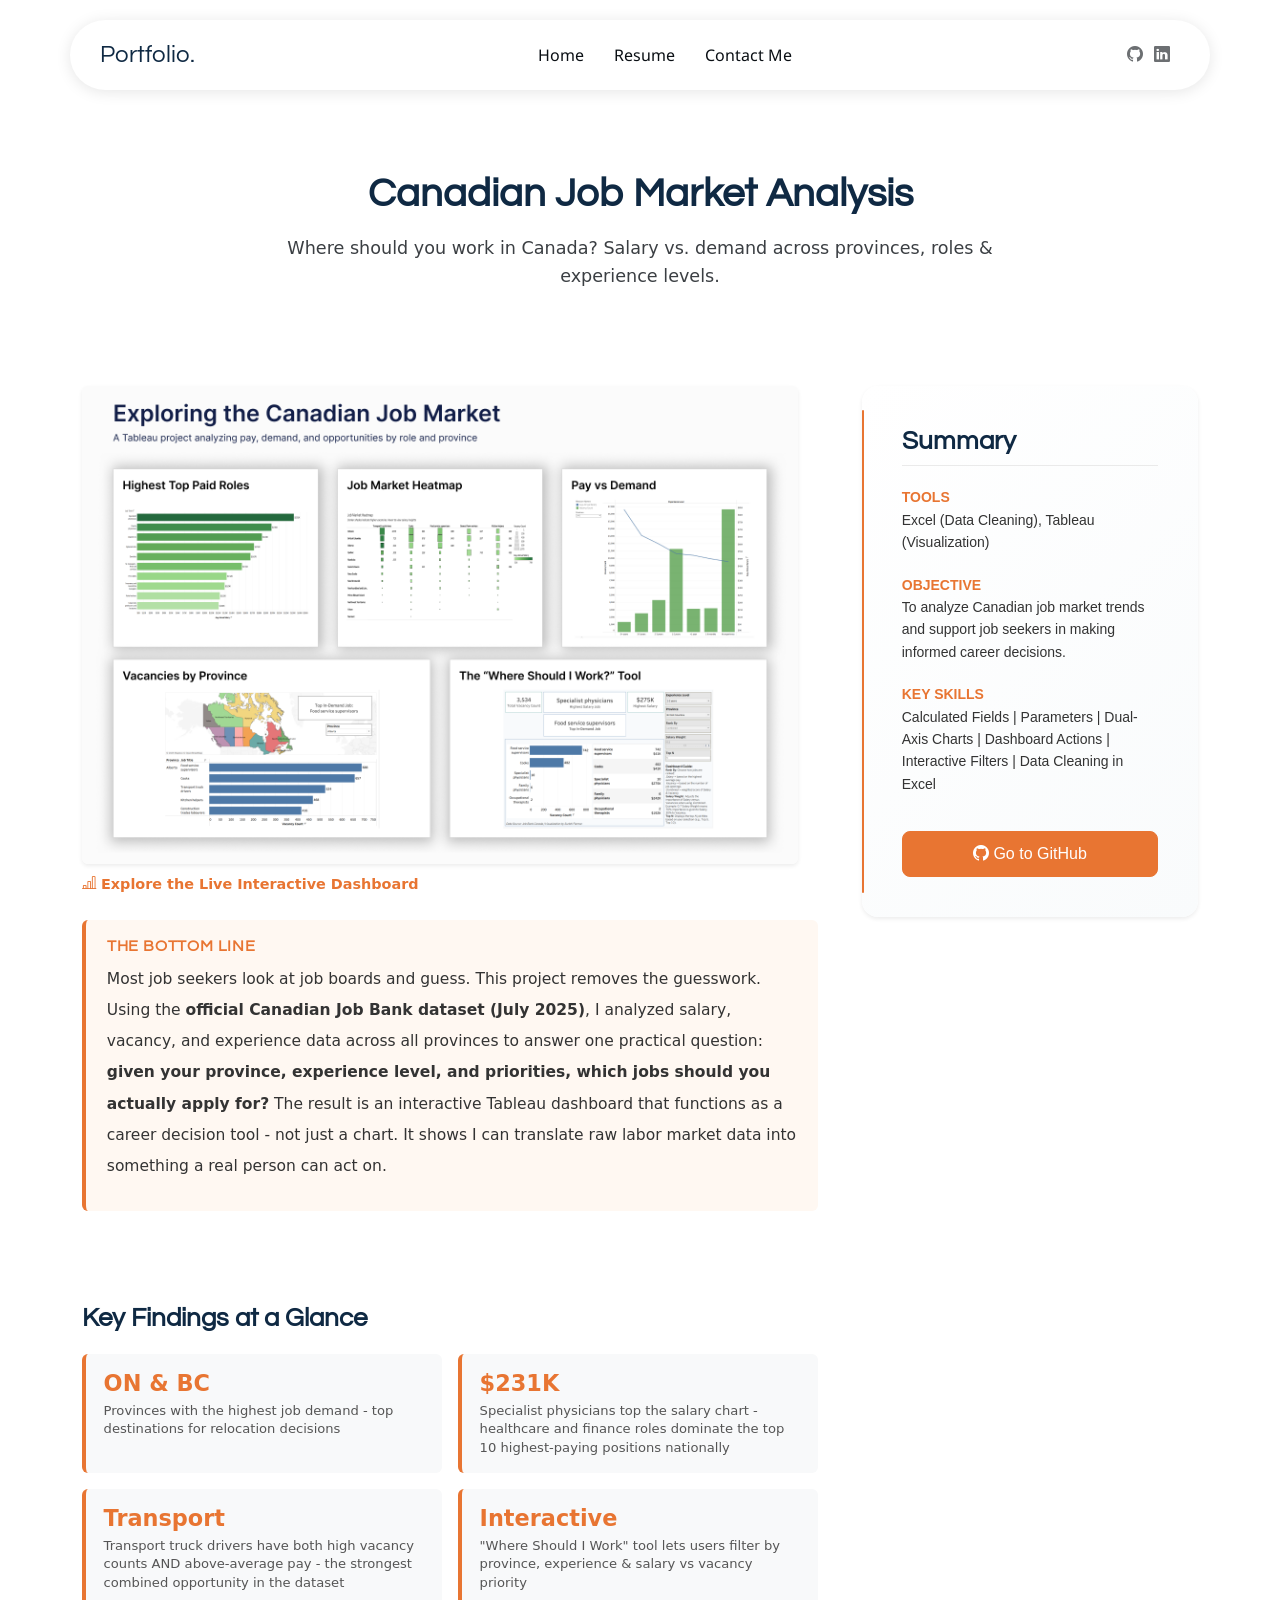
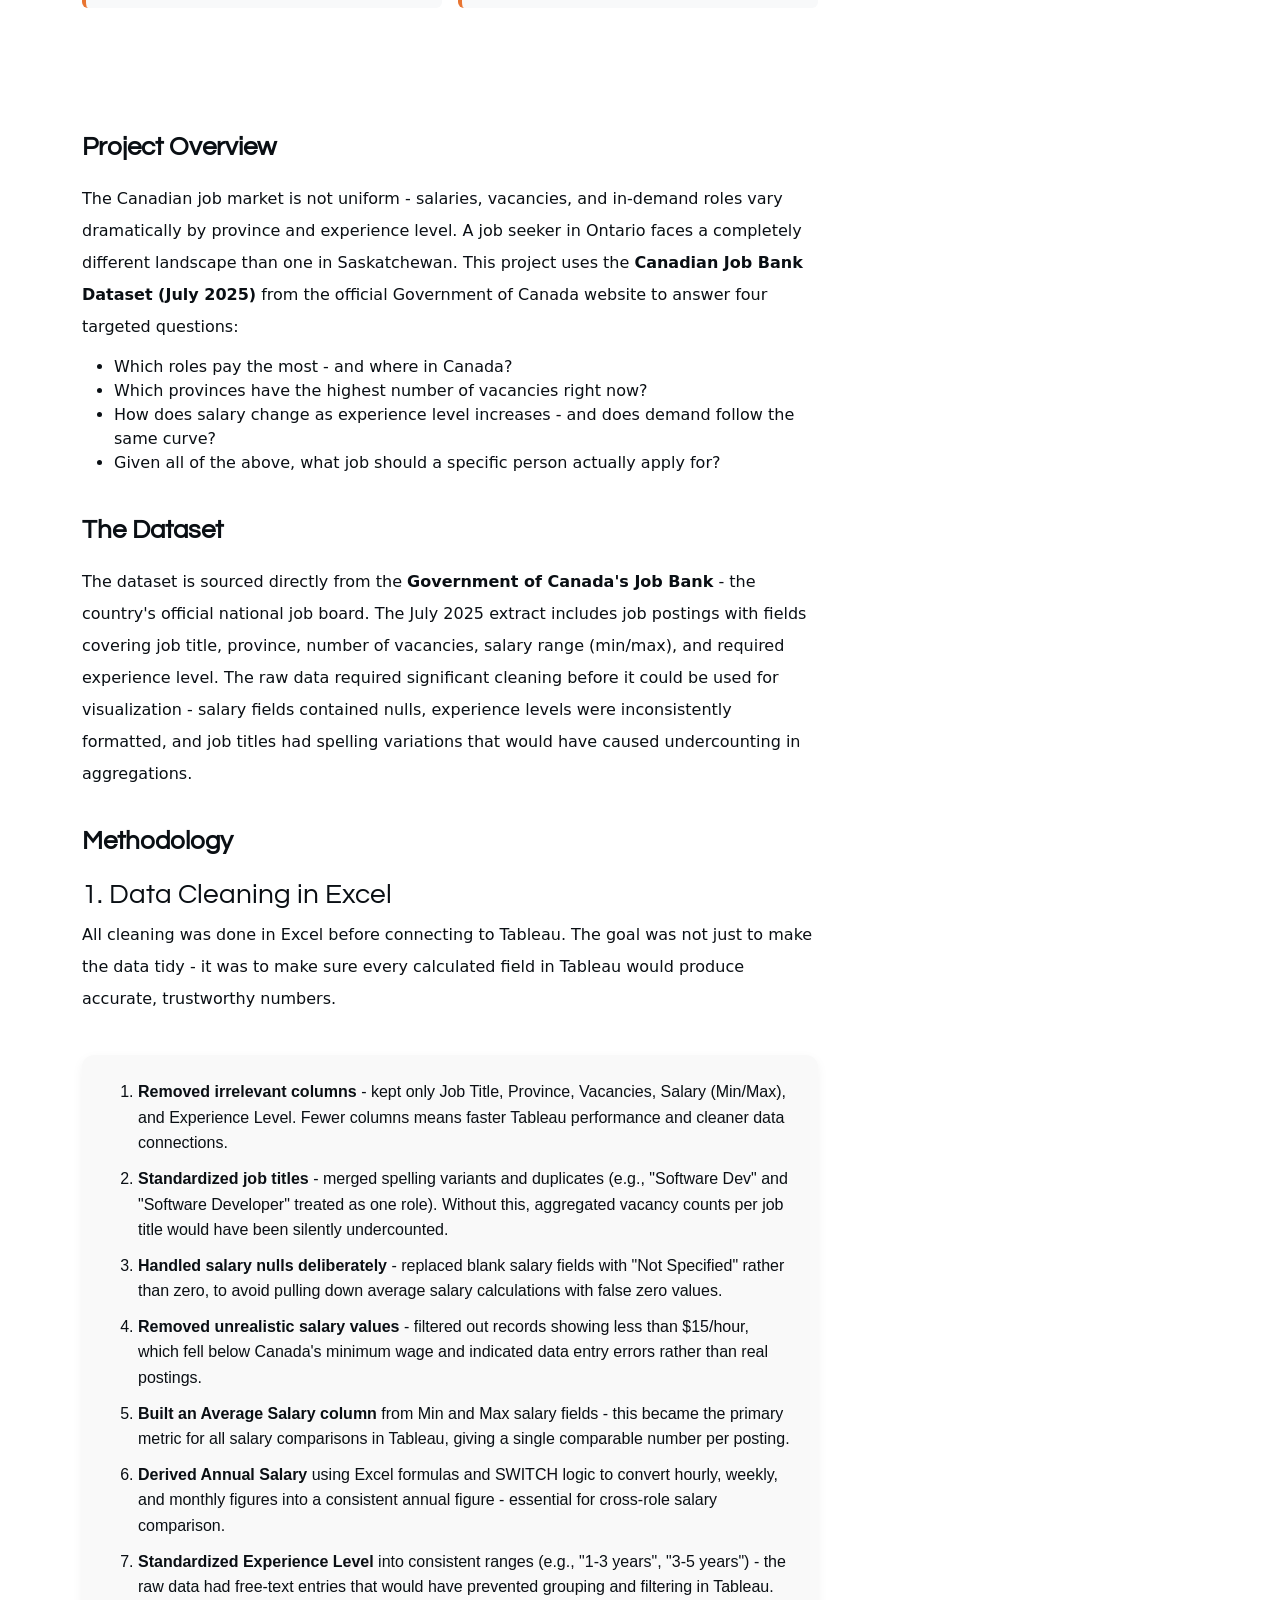
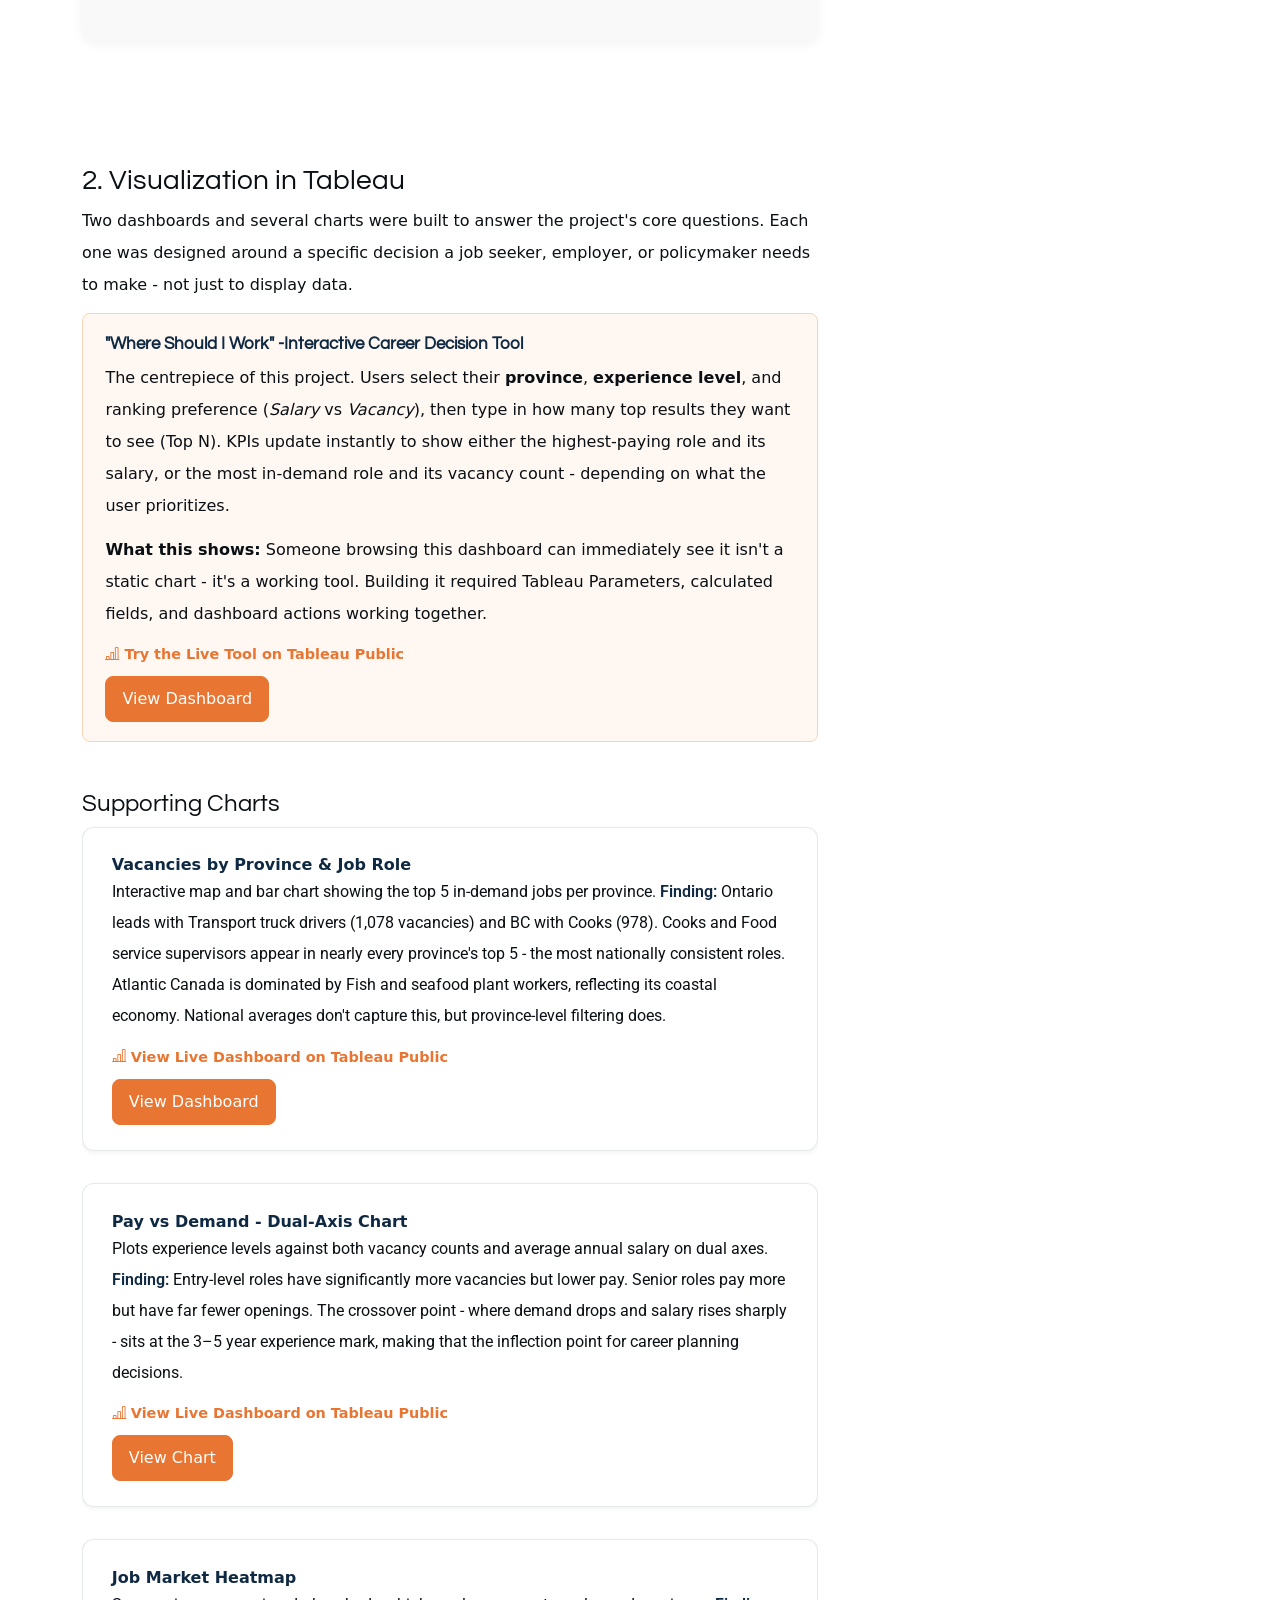
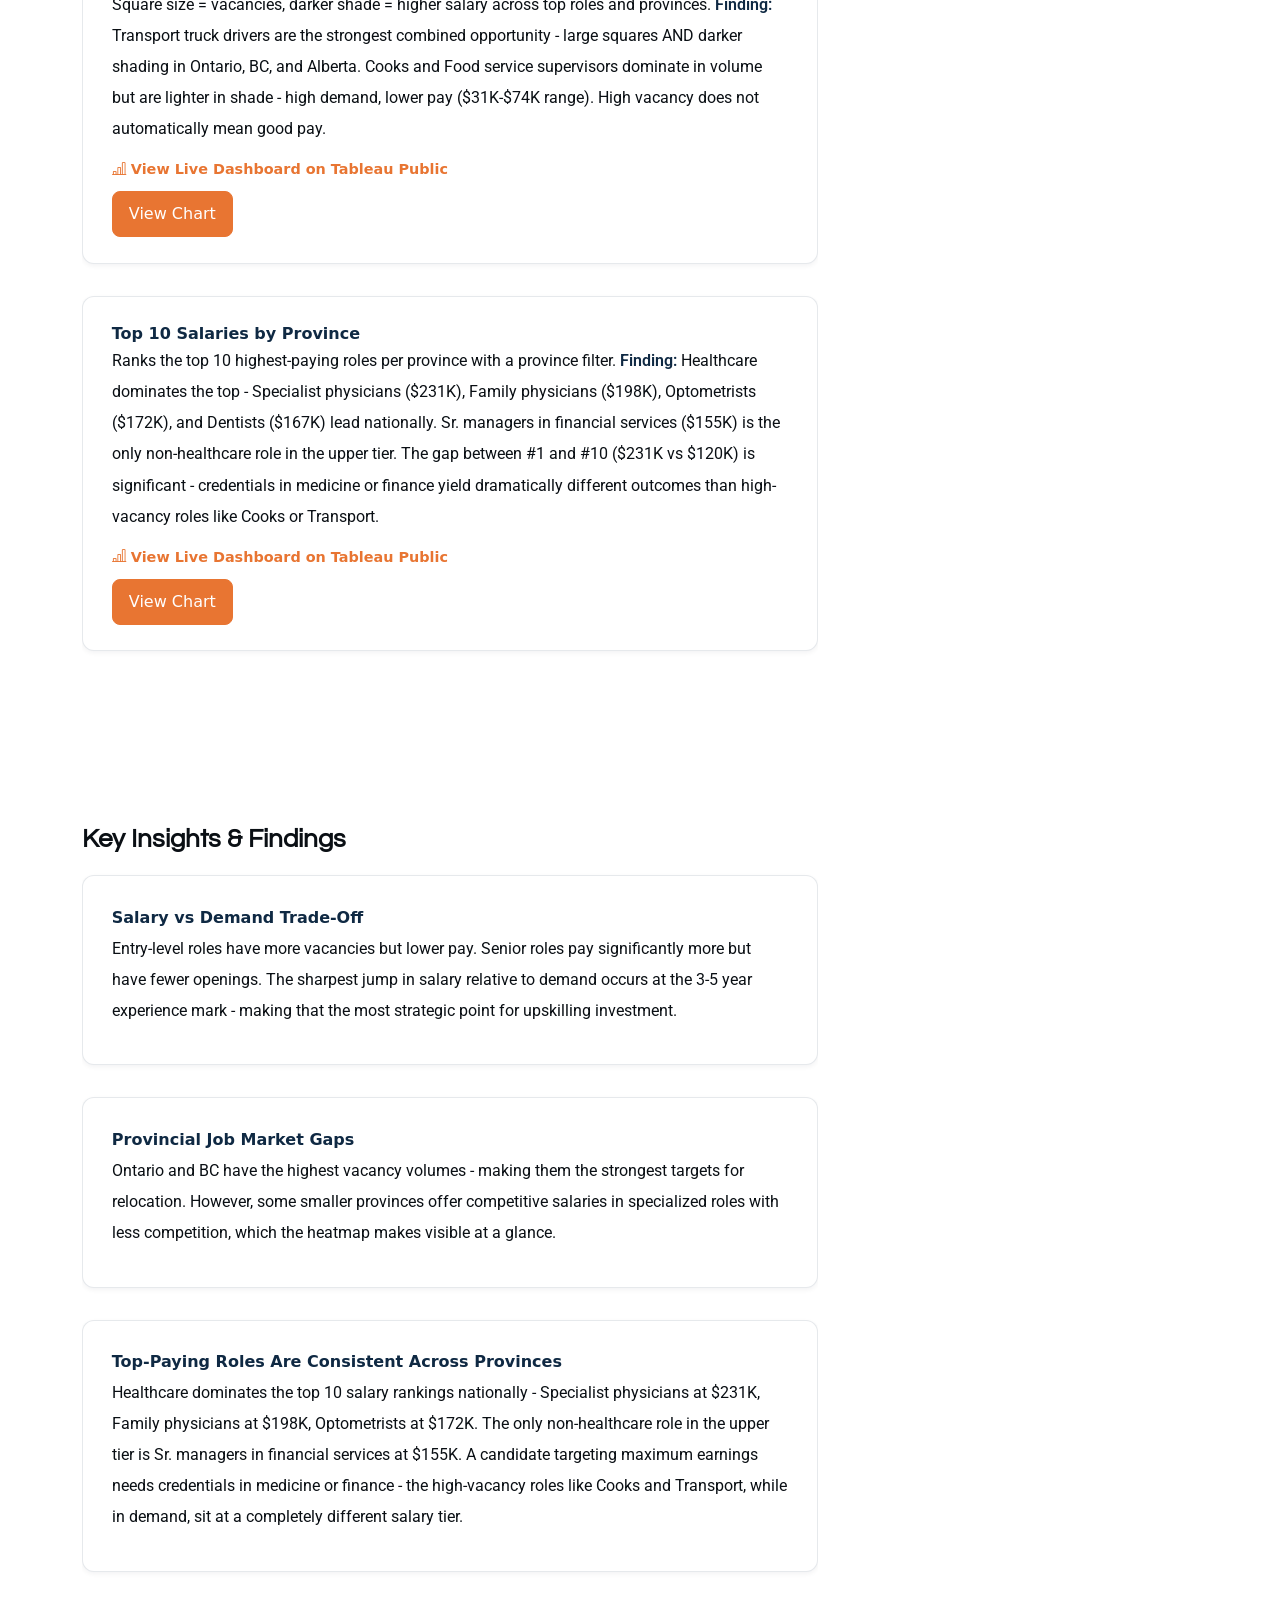
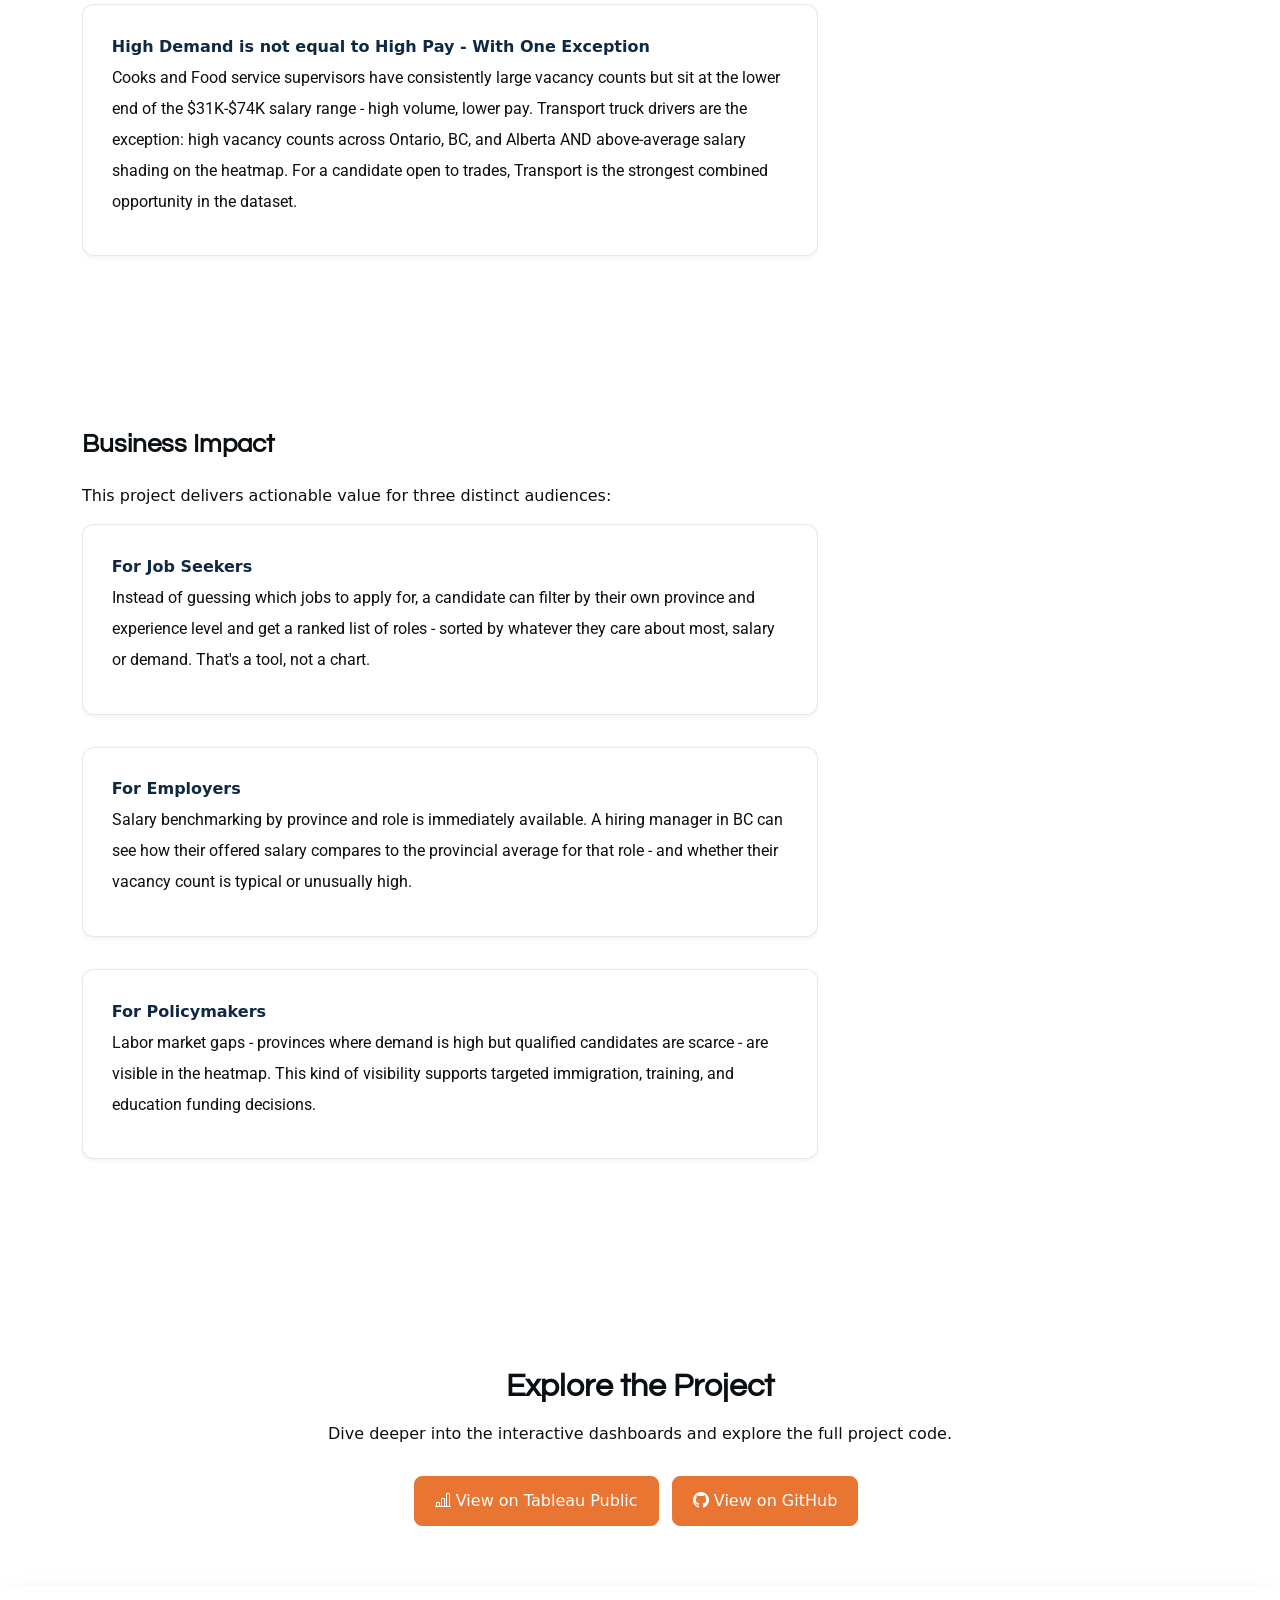
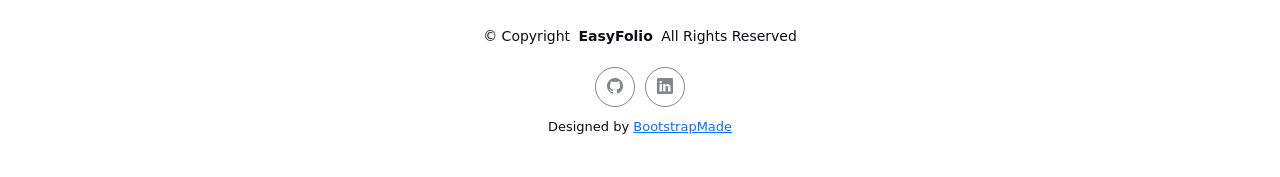
<file: portfolio-details2.html>
<!DOCTYPE html>
<html lang="en">

<head>
  <meta charset="utf-8">
  <meta content="width=device-width, initial-scale=1.0" name="viewport">
  <title>Surbhi Parmar Portfolio</title>
  <meta name="description" content="">
  <meta name="keywords" content="">

  <!-- Favicons -->
  <link href="assets/img/favicon.png" rel="icon">
  <link href="assets/img/apple-touch-icon.png" rel="apple-touch-icon">

  <!-- Fonts -->
  <link href="https://fonts.googleapis.com" rel="preconnect">
  <link href="https://fonts.gstatic.com" rel="preconnect" crossorigin>
  <link href="https://fonts.googleapis.com/css2?family=Roboto:ital,wght@0,100;0,300;0,400;0,500;0,700;0,900;1,100;1,300;1,400;1,500;1,700;1,900&family=Noto+Sans:ital,wght@0,100;0,200;0,300;0,400;0,500;0,600;0,700;0,800;0,900;1,100;1,200;1,300;1,400;1,500;1,600;1,700;1,800;1,900&family=Questrial:wght@400&display=swap" rel="stylesheet">

  <!-- Vendor CSS Files -->
  <link href="assets/vendor/bootstrap/css/bootstrap.min.css" rel="stylesheet">
  <link href="assets/vendor/bootstrap-icons/bootstrap-icons.css" rel="stylesheet">
  <link href="assets/vendor/aos/aos.css" rel="stylesheet">
  <link href="assets/vendor/glightbox/css/glightbox.min.css" rel="stylesheet">
  <link href="assets/vendor/swiper/swiper-bundle.min.css" rel="stylesheet">

  <!-- Main CSS File -->
  <link href="assets/css/main.css" rel="stylesheet">

  <!-- =======================================================
  * Template Name: EasyFolio
  * Template URL: https://bootstrapmade.com/easyfolio-bootstrap-portfolio-template/
  * Updated: Feb 21 2025 with Bootstrap v5.3.3
  * Author: BootstrapMade.com
  * License: https://bootstrapmade.com/license/
  ======================================================== -->
</head>

<body class="portfolio-details-page">

  <header id="header" class="header d-flex align-items-center sticky-top">
    <div class="header-container container-fluid container-xl position-relative d-flex align-items-center justify-content-between">

      <a href="index.html" class="logo d-flex align-items-center me-auto me-xl-0">
        <!-- Uncomment the line below if you also wish to use an image logo -->
        <!-- <img src="assets/img/logo.webp" alt=""> -->
        <h1 class="sitename">Portfolio.</h1>
      </a>

      <nav id="navmenu" class="navmenu">
        <ul>
          <li><a href="index.html">Home</a></li>
          
          <li><a href="#resume">Resume</a></li>
          <!--<li><a href="#portfolio">Blog</a></li> -->
    
          <li><a href="index.html#contact">Contact Me</a></li>
        </ul>
        <i class="mobile-nav-toggle d-xl-none bi bi-list"></i>
      </nav>

      <div class="header-social-links">
       <!-- <a href="#" class="twitter"><i class="bi bi-twitter-x"></i></a>
        <a href="#" class="facebook"><i class="bi bi-facebook"></i></a>
        <a href="#" class="instagram"><i class="bi bi-instagram"></i></a> -->
        <a href= "https://github.com/SurbhiParmar01" target = "_blank" class="github"><i class="bi bi-github"></i></a>
        <a href="https://www.linkedin.com/in/surbhiparmar/" target = "_blank" class="linkedin"><i class="bi bi-linkedin"></i></a>
      </div>

    </div>
  </header>

  <main class="main">

    <!-- Page Title -->
    <div class="page-title">
      <div class="breadcrumbs">
        <nav aria-label="breadcrumb">
         <!-- <ol class="breadcrumb">
            <li class="breadcrumb-item"><a href="#"><i class="bi bi-house"></i> Home</a></li>
            <li class="breadcrumb-item"><a href="#">Category</a></li>
            <li class="breadcrumb-item active current">Portfolio Details</li>
          </ol> -->
        </nav>
      </div>

      <div class="title-wrapper">
        <h1>Canadian Job Market Analysis</h1>
        <p><p>Where should you work in Canada? Salary vs. demand across provinces, roles & experience levels.</p></p>
      </div>
    </div><!-- End Page Title -->

    <!-- Portfolio Details Section -->
<section id="portfolio-details" class="portfolio-details section">

  <div class="container" data-aos="fade-up">
    <div class="row">
    
      <!-- Left column for content -->
      <div class="col-lg-8">

          <!-- Hero Image -->
        <div class="hero-image mb-4">
          <img src="assets/img/Tableau/Hero_Image.png" class="img-fluid rounded shadow-sm" alt="Job Market Analysis Dashboard">
          <div class="mt-2">
            <a href="https://public.tableau.com/app/profile/surbhi.parmar/viz/TheWhereShouldIWorkTool_17581909951970/PayvsDemandDashboard?publish=yes" target="_blank" class="live-dashboard-link">
              <i class="bi bi-bar-chart-line"></i> Explore the Live Interactive Dashboard 
            </a>
          </div>
        </div>

        <div class="portfolio-description">
        <!-- The Bottom Line -->
<div class="bottom-line-summary">
  <h3 class="bottom-line-title">The Bottom Line</h3>
  <p>
    Most job seekers look at job boards and guess. This project removes the guesswork. 
    Using the <strong>official Canadian Job Bank dataset (July 2025)</strong>, I analyzed 
    salary, vacancy, and experience data across all provinces to answer one practical question: 
    <strong>given your province, experience level, and priorities, which jobs should you actually apply for?</strong> 
    The result is an interactive Tableau dashboard that functions as a career decision tool - 
    not just a chart. It shows I can translate raw labor market data into something a real person 
    can act on.
  </p>
</div>
 

          <!-- Key Findings at a Glance -->
<section class="key-findings-strip">
  <h2>Key Findings at a Glance</h2>
  <div class="findings-grid">

    <div class="finding-card">
      <div class="finding-number">ON & BC</div>
      <div class="finding-label">Provinces with the highest job demand - top destinations for relocation decisions</div>
    </div>

    <div class="finding-card">
      <div class="finding-number">$231K</div>
      <div class="finding-label">Specialist physicians top the salary chart - healthcare and finance roles dominate the top 10 highest-paying positions nationally</div>
    </div>

    <div class="finding-card">
      <div class="finding-number">Transport</div>
      <div class="finding-label">Transport truck drivers have both high vacancy counts AND above-average pay - the strongest combined opportunity in the dataset</div>
    </div>

    <div class="finding-card">
      <div class="finding-number">Interactive</div>
      <div class="finding-label">"Where Should I Work" tool lets users filter by province, experience & salary vs vacancy priority</div>
    </div>

  </div>
</section>

   <br>
          <h2>Project Overview</h2>
          <p>
            The Canadian job market is not uniform - salaries, vacancies, and in-demand roles vary dramatically by province and experience level. A job seeker in Ontario faces a completely different landscape than one in Saskatchewan. This project uses the <strong>Canadian Job Bank Dataset (July 2025)</strong> from the official Government of Canada website to answer four targeted questions:
          </p>
          <ul>
            <li>Which roles pay the most - and where in Canada?</li>
            <li>Which provinces have the highest number of vacancies right now?</li>
            <li>How does salary change as experience level increases - and does demand follow the same curve?</li>
            <li>Given all of the above, what job should a specific person actually apply for?</li>
          </ul>

          <br>

         <h2>The Dataset</h2>
          <p>
            The dataset is sourced directly from the <strong>Government of Canada's Job Bank</strong> - the country's official national job board. The July 2025 extract includes job postings with fields covering job title, province, number of vacancies, salary range (min/max), and required experience level. The raw data required significant cleaning before it could be used for visualization - salary fields contained nulls, experience levels were inconsistently formatted, and job titles had spelling variations that would have caused undercounting in aggregations.
          </p>

          <br>

        <h2>Methodology</h2>
          <h3>1. Data Cleaning in Excel</h3>
          <p>
            All cleaning was done in Excel before connecting to Tableau. The goal was not just to make the data tidy - it was to make sure every calculated field in Tableau would produce accurate, trustworthy numbers.
          </p>

          <section id="data-cleaning">
            <ol>
              <li><strong>Removed irrelevant columns</strong> - kept only Job Title, Province, Vacancies, Salary (Min/Max), and Experience Level. Fewer columns means faster Tableau performance and cleaner data connections.</li>
              <li><strong>Standardized job titles</strong> - merged spelling variants and duplicates (e.g., "Software Dev" and "Software Developer" treated as one role). Without this, aggregated vacancy counts per job title would have been silently undercounted.</li>
              <li><strong>Handled salary nulls deliberately</strong> - replaced blank salary fields with "Not Specified" rather than zero, to avoid pulling down average salary calculations with false zero values.</li>
              <li><strong>Removed unrealistic salary values</strong> - filtered out records showing less than $15/hour, which fell below Canada's minimum wage and indicated data entry errors rather than real postings.</li>
              <li><strong>Built an Average Salary column</strong> from Min and Max salary fields - this became the primary metric for all salary comparisons in Tableau, giving a single comparable number per posting.</li>
              <li><strong>Derived Annual Salary</strong> using Excel formulas and SWITCH logic to convert hourly, weekly, and monthly figures into a consistent annual figure - essential for cross-role salary comparison.</li>
              <li><strong>Standardized Experience Level</strong> into consistent ranges (e.g., "1-3 years", "3-5 years") - the raw data had free-text entries that would have prevented grouping and filtering in Tableau.</li>
            </ol>
          </section>

          <br>

          <section class="viz-section">
            <h3>2. Visualization in Tableau</h3>
            <p>
              Two dashboards and several charts were built to answer the project's core questions. Each one was designed around a specific decision a job seeker, employer, or policymaker needs to make - not just to display data.
            </p>

            <!-- Chart 1 - Featured -->
            <div class="featured-dashboard">
              <h4>"Where Should I Work" -Interactive Career Decision Tool</h4>
              <p>
                The centrepiece of this project. Users select their <strong>province</strong>, <strong>experience level</strong>, and ranking preference (<em>Salary</em> vs <em>Vacancy</em>), then type in how many top results they want to see (Top N). KPIs update instantly to show either the highest-paying role and its salary, or the most in-demand role and its vacancy count - depending on what the user prioritizes.
              </p>
              <p><strong>What this shows:</strong> Someone browsing this dashboard can immediately see it isn't a static chart - it's a working tool. Building it required Tableau Parameters, calculated fields, and dashboard actions working together.</p>
              <a href="https://public.tableau.com/app/profile/surbhi.parmar/viz/TheWhereShouldIWorkTool_17581909951970/PayvsDemandDashboard?publish=yes" target="_blank" class="live-dashboard-link">
                <i class="bi bi-bar-chart-line"></i> Try the Live Tool on Tableau Public 
              </a>
              <div class="chart-preview">
                <button type="button" class="chart-btn" onclick="toggleChart(this)">View Dashboard</button>
                <div class="chart-content mt-2">
                  <img src="assets/img/Tableau/Dashboard 2.png" alt="Where Should I Work Tool" class="img-fluid rounded shadow-sm">
                </div>
              </div>
            </div>

            <br>

            <h4>Supporting Charts</h4>

            <div class="insight-block">
              <strong>Vacancies by Province & Job Role</strong>
              <p>Interactive map and bar chart showing the top 5 in-demand jobs per province. <strong>Finding:</strong> Ontario leads with Transport truck drivers (1,078 vacancies) and BC with Cooks (978). Cooks and Food service supervisors appear in nearly every province's top 5 - the most nationally consistent roles. Atlantic Canada is dominated by Fish and seafood plant workers, reflecting its coastal economy. National averages don't capture this, but province-level filtering does.</p>
              <a href="https://public.tableau.com/app/profile/surbhi.parmar/viz/TopJobsbyDemand_Provincewise/VacanciesbyProvinceandTopJobs" target="_blank" class="live-dashboard-link">
                <i class="bi bi-bar-chart-line"></i> View Live Dashboard on Tableau Public 
              </a>
              <div class="chart-preview">
                <button type="button" class="chart-btn" onclick="toggleChart(this)">View Dashboard</button>
                <div class="chart-content mt-2">
                  <img src="assets/img/Tableau/Dashboard 1.png" alt="Vacancies by Province and Job Roles" class="img-fluid rounded shadow-sm">
                </div>
              </div>
            </div>

            <div class="insight-block">
              <strong>Pay vs Demand - Dual-Axis Chart</strong>
              <p>Plots experience levels against both vacancy counts and average annual salary on dual axes. <strong>Finding:</strong> Entry-level roles have significantly more vacancies but lower pay. Senior roles pay more but have far fewer openings. The crossover point - where demand drops and salary rises sharply - sits at the 3–5 year experience mark, making that the inflection point for career planning decisions.</p>
              <a href="https://public.tableau.com/app/profile/surbhi.parmar/viz/PayvsDemand/PayvsDemand" target="_blank" class="live-dashboard-link">
                <i class="bi bi-bar-chart-line"></i> View Live Dashboard on Tableau Public 
              </a>
              <div class="chart-preview">
                <button type="button" class="chart-btn" onclick="toggleChart(this)">View Chart</button>
                <div class="chart-content mt-2">
                  <img src="assets/img/Tableau/Pay vs Demand.png" alt="Pay vs Demand Chart" class="img-fluid rounded shadow-sm">
                </div>
              </div>
            </div>

            <div class="insight-block">
              <strong>Job Market Heatmap</strong>
              <p>Square size = vacancies, darker shade = higher salary across top roles and provinces. <strong>Finding:</strong> Transport truck drivers are the strongest combined opportunity - large squares AND darker shading in Ontario, BC, and Alberta. Cooks and Food service supervisors dominate in volume but are lighter in shade - high demand, lower pay ($31K-$74K range). High vacancy does not automatically mean good pay.</p>
              <a href="https://public.tableau.com/app/profile/surbhi.parmar/viz/JobMarketHeatmap/Heatmap" target="_blank" class="live-dashboard-link">
                <i class="bi bi-bar-chart-line"></i> View Live Dashboard on Tableau Public 
              </a>
              <div class="chart-preview">
                <button type="button" class="chart-btn" onclick="toggleChart(this)">View Chart</button>
                <div class="chart-content mt-2">
                  <img src="assets/img/Tableau/Heatmap.png" alt="Job Market Heatmap" class="img-fluid rounded shadow-sm">
                </div>
              </div>
            </div>

            <div class="insight-block">
              <strong>Top 10 Salaries by Province</strong>
              <p>Ranks the top 10 highest-paying roles per province with a province filter. <strong>Finding:</strong> Healthcare dominates the top - Specialist physicians ($231K), Family physicians ($198K), Optometrists ($172K), and Dentists ($167K) lead nationally. Sr. managers in financial services ($155K) is the only non-healthcare role in the upper tier. The gap between #1 and #10 ($231K vs $120K) is significant - credentials in medicine or finance yield dramatically different outcomes than high-vacancy roles like Cooks or Transport.</p>
              <a href="https://public.tableau.com/app/profile/surbhi.parmar/viz/TopHighestPaidRoles/Tophighestpaidroles" target="_blank" class="live-dashboard-link">
                <i class="bi bi-bar-chart-line"></i> View Live Dashboard on Tableau Public 
              </a>
              <div class="chart-preview">
                <button type="button" class="chart-btn" onclick="toggleChart(this)">View Chart</button>
                <div class="chart-content mt-2">
                  <img src="assets/img/Tableau/Top Highest Paid Roles.png" alt="Top 10 Salaries by Province Chart" class="img-fluid rounded shadow-sm">
                </div>
              </div>
            </div>

          </section>

          <!-- Key Insights & Findings — moved up for visibility -->
          <section class="viz-insights mt-4">
            <h2>Key Insights & Findings</h2>
            <div class="insight-block">
              <strong>Salary vs Demand Trade-Off</strong>
              <p>Entry-level roles have more vacancies but lower pay. Senior roles pay significantly more but have fewer openings. The sharpest jump in salary relative to demand occurs at the 3-5 year experience mark - making that the most strategic point for upskilling investment.</p>
            </div>
            <div class="insight-block">
              <strong>Provincial Job Market Gaps</strong>
              <p>Ontario and BC have the highest vacancy volumes - making them the strongest targets for relocation. However, some smaller provinces offer competitive salaries in specialized roles with less competition, which the heatmap makes visible at a glance.</p>
            </div>
            <div class="insight-block">
              <strong>Top-Paying Roles Are Consistent Across Provinces</strong>
              <p>Healthcare dominates the top 10 salary rankings nationally - Specialist physicians at $231K, Family physicians at $198K, Optometrists at $172K. The only non-healthcare role in the upper tier is Sr. managers in financial services at $155K. A candidate targeting maximum earnings needs credentials in medicine or finance - the high-vacancy roles like Cooks and Transport, while in demand, sit at a completely different salary tier.</p>
            </div>
            <div class="insight-block">
              <strong>High Demand is not equal to High Pay - With One Exception</strong>
              <p>Cooks and Food service supervisors have consistently large vacancy counts but sit at the lower end of the $31K-$74K salary range - high volume, lower pay. Transport truck drivers are the exception: high vacancy counts across Ontario, BC, and Alberta AND above-average salary shading on the heatmap. For a candidate open to trades, Transport is the strongest combined opportunity in the dataset.</p>
            </div>
          </section>

          <!-- Business Impact -->
          <section class="business-impact mt-4">
            <h2>Business Impact</h2>
            <p>This project delivers actionable value for three distinct audiences:</p>
            <div class="insight-block">
              <strong>For Job Seekers</strong>
              <p>Instead of guessing which jobs to apply for, a candidate can filter by their own province and experience level and get a ranked list of roles - sorted by whatever they care about most, salary or demand. That's a tool, not a chart.</p>
            </div>
            <div class="insight-block">
              <strong>For Employers</strong>
              <p>Salary benchmarking by province and role is immediately available. A hiring manager in BC can see how their offered salary compares to the provincial average for that role - and whether their vacancy count is typical or unusually high.</p>
            </div>
            <div class="insight-block">
              <strong>For Policymakers</strong>
              <p>Labor market gaps - provinces where demand is high but qualified candidates are scarce - are visible in the heatmap. This kind of visibility supports targeted immigration, training, and education funding decisions.</p>
            </div>
          </section>

        </div> <!-- End Left Column -->
      </div>

      <!-- Right column for summary card -->


      <div class="col-lg-4">
         <div class="sticky-top-custom">
        <div class="card shadow-sm border-0">
          <div class="card-body">
            <h5 class="card-title"><b>Summary</b></h5>
            <p><strong>TOOLS</strong><br>Excel (Data Cleaning), Tableau (Visualization)</p>
            <p><strong>OBJECTIVE</strong><br>To analyze Canadian job market trends and support job seekers in making informed career decisions.</p>
            <p><strong>KEY SKILLS</strong><br>Calculated Fields | Parameters | Dual-Axis Charts | Dashboard Actions | Interactive Filters | Data Cleaning in Excel</p>
                <!-- <p><strong>Data Stages:</strong></p>
                  <ul class="ps-3 mb-3">
                    <li>Data Collection</li>
                    <li>Data Integration</li>
                    <li>Data Cleaning</li>
                    <li>Data Transformation</li>
                    <li>Data Export</li>
                    <li>Data Analysis in SQL</li>
                    <li>Extracting Insights</li>
                  </ul> -->
            <a href= "https://github.com/SurbhiParmar01/Tableau-Projects" class="btn btn-outline-primary w-100" target="_blank">
              <i class="bi bi-github"></i> Go to GitHub
            </a>
          </div>
        </div>
      </div> <!-- End Right Column -->

    </div> <!-- End Row -->
  </div> <!-- End Container -->

</section><!-- /Portfolio Details Section -->



<section class="cta-section text-center">
  <h2>Explore the Project</h2>
  <p>
    Dive deeper into the interactive dashboards and explore the full project code.
  </p>
  <div class="cta-buttons mt-3">
    <a href="https://public.tableau.com/app/profile/surbhi.parmar/viz/TheWhereShouldIWorkTool_17581909951970/PayvsDemandDashboard?publish=yes" target="_blank" class="btn btn-outline-primary me-2">
      <i class="bi bi-bar-chart-line"></i> View on Tableau Public
    </a>
    <a href="https://github.com/SurbhiParmar01/Tableau-Projects" target="_blank" class="btn btn-outline-primary">
      <i class="bi bi-github"></i> View on GitHub
    </a>
  </div>
</section>

  </main>

  <footer id="footer" class="footer">

    <div class="container">
      <div class="copyright text-center ">
        <p>© <span>Copyright</span> <strong class="px-1 sitename">EasyFolio</strong> <span>All Rights Reserved</span></p>
      </div>
      <div class="social-links d-flex justify-content-center">
        <a href= "https://github.com/SurbhiParmar01" target = "_blank"><i class="bi bi-github"></i></a>
        <a href="https://www.linkedin.com/in/surbhiparmar/" target = "_blank"><i class="bi bi-linkedin"></i></a>
      </div>
      <div class="credits">
        <!-- All the links in the footer should remain intact. -->
        <!-- You can delete the links only if you've purchased the pro version. -->
        <!-- Licensing information: https://bootstrapmade.com/license/ -->
        <!-- Purchase the pro version with working PHP/AJAX contact form: [buy-url] -->
        Designed by <a href="https://bootstrapmade.com/">BootstrapMade</a>
      </div>
    </div>

  </footer>

  <!-- Scroll Top -->
  <a href="#" id="scroll-top" class="scroll-top d-flex align-items-center justify-content-center"><i class="bi bi-arrow-up-short"></i></a>

  <!-- Vendor JS Files -->
  <script src="assets/vendor/bootstrap/js/bootstrap.bundle.min.js"></script>
  <script src="assets/vendor/php-email-form/validate.js"></script>
  <script src="assets/vendor/aos/aos.js"></script>
  <script src="assets/vendor/waypoints/noframework.waypoints.js"></script>
  <script src="assets/vendor/glightbox/js/glightbox.min.js"></script>
  <script src="assets/vendor/imagesloaded/imagesloaded.pkgd.min.js"></script>
  <script src="assets/vendor/isotope-layout/isotope.pkgd.min.js"></script>
  <script src="assets/vendor/swiper/swiper-bundle.min.js"></script>

  <!-- Main JS File -->
  <script src="assets/js/main.js"></script>
<!-- Bootstrap 5 CSS (usually in <head>) -->
<link href="https://cdn.jsdelivr.net/npm/bootstrap@5.3.0/dist/css/bootstrap.min.css" rel="stylesheet">

<!-- Bootstrap 5 JS Bundle (includes Popper) -->
<script src="https://cdn.jsdelivr.net/npm/bootstrap@5.3.0/dist/js/bootstrap.bundle.min.js"></script>

</body>

</html>
</file>
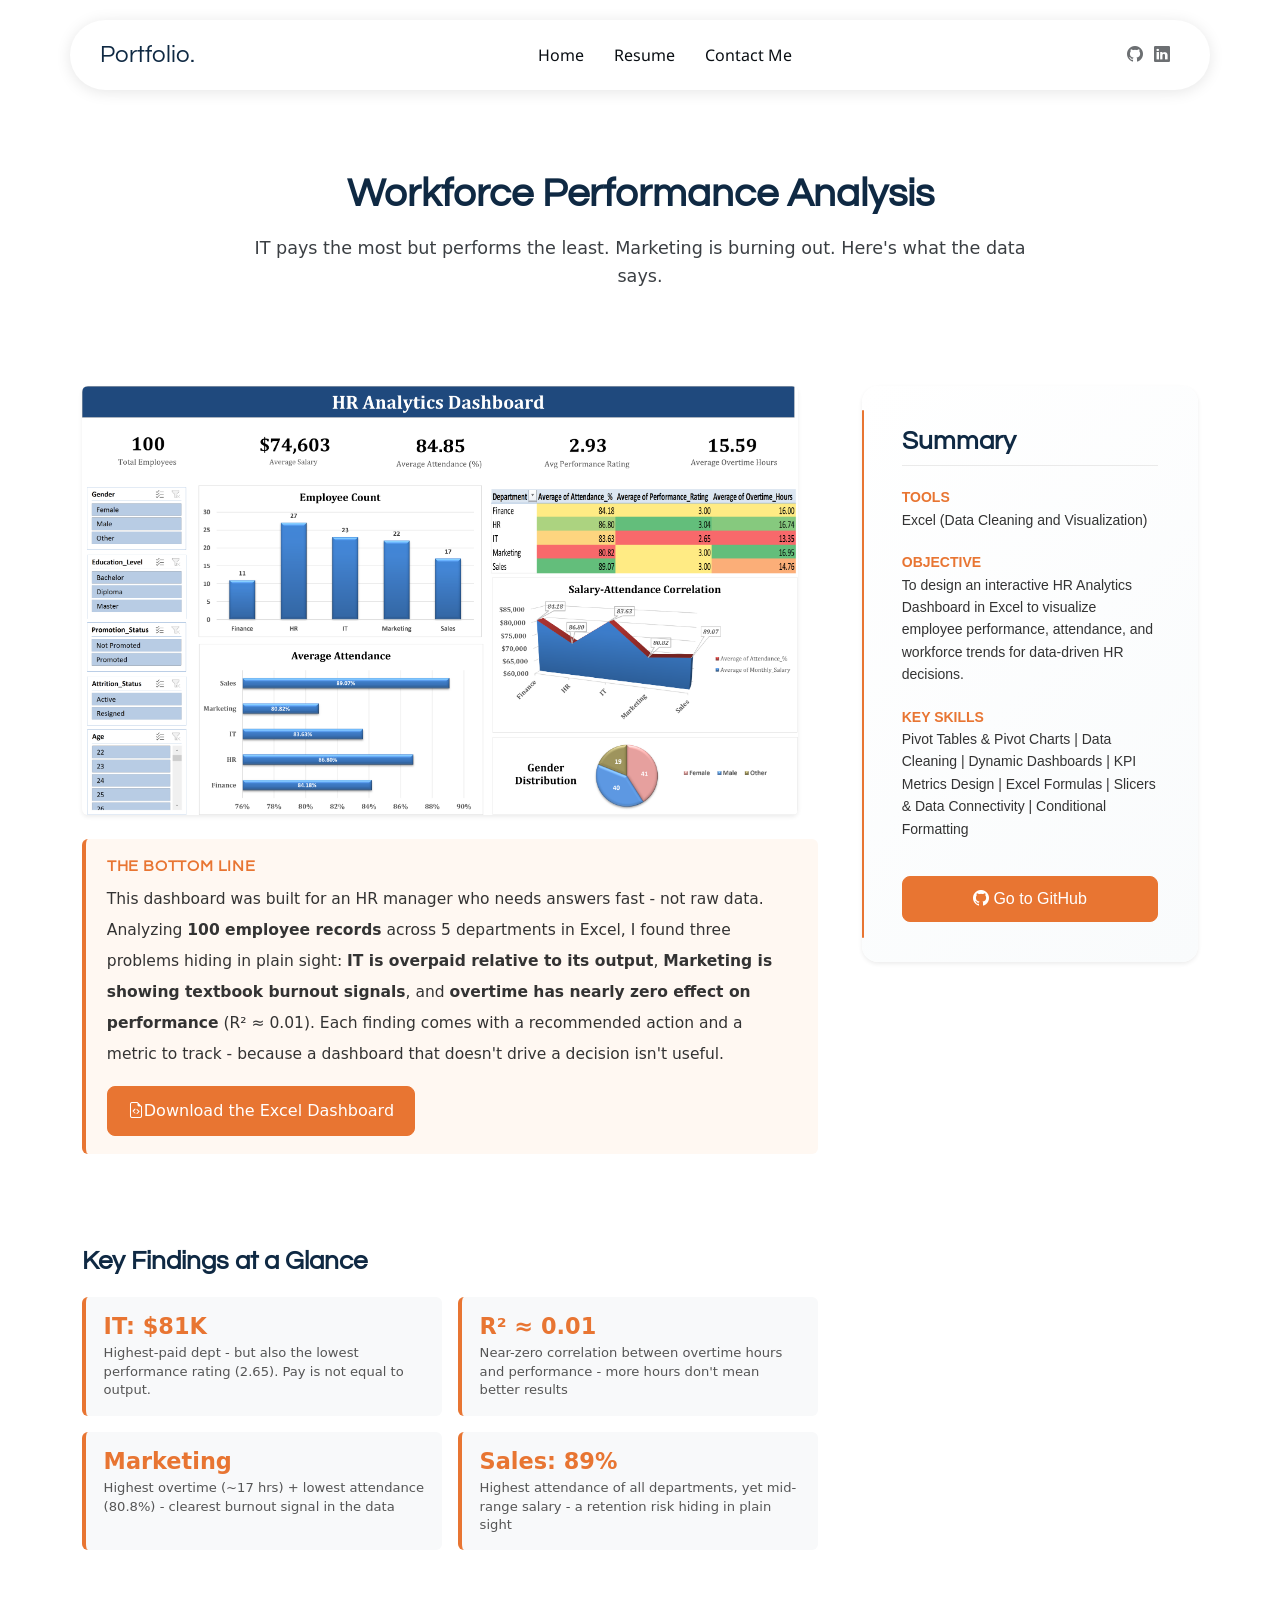
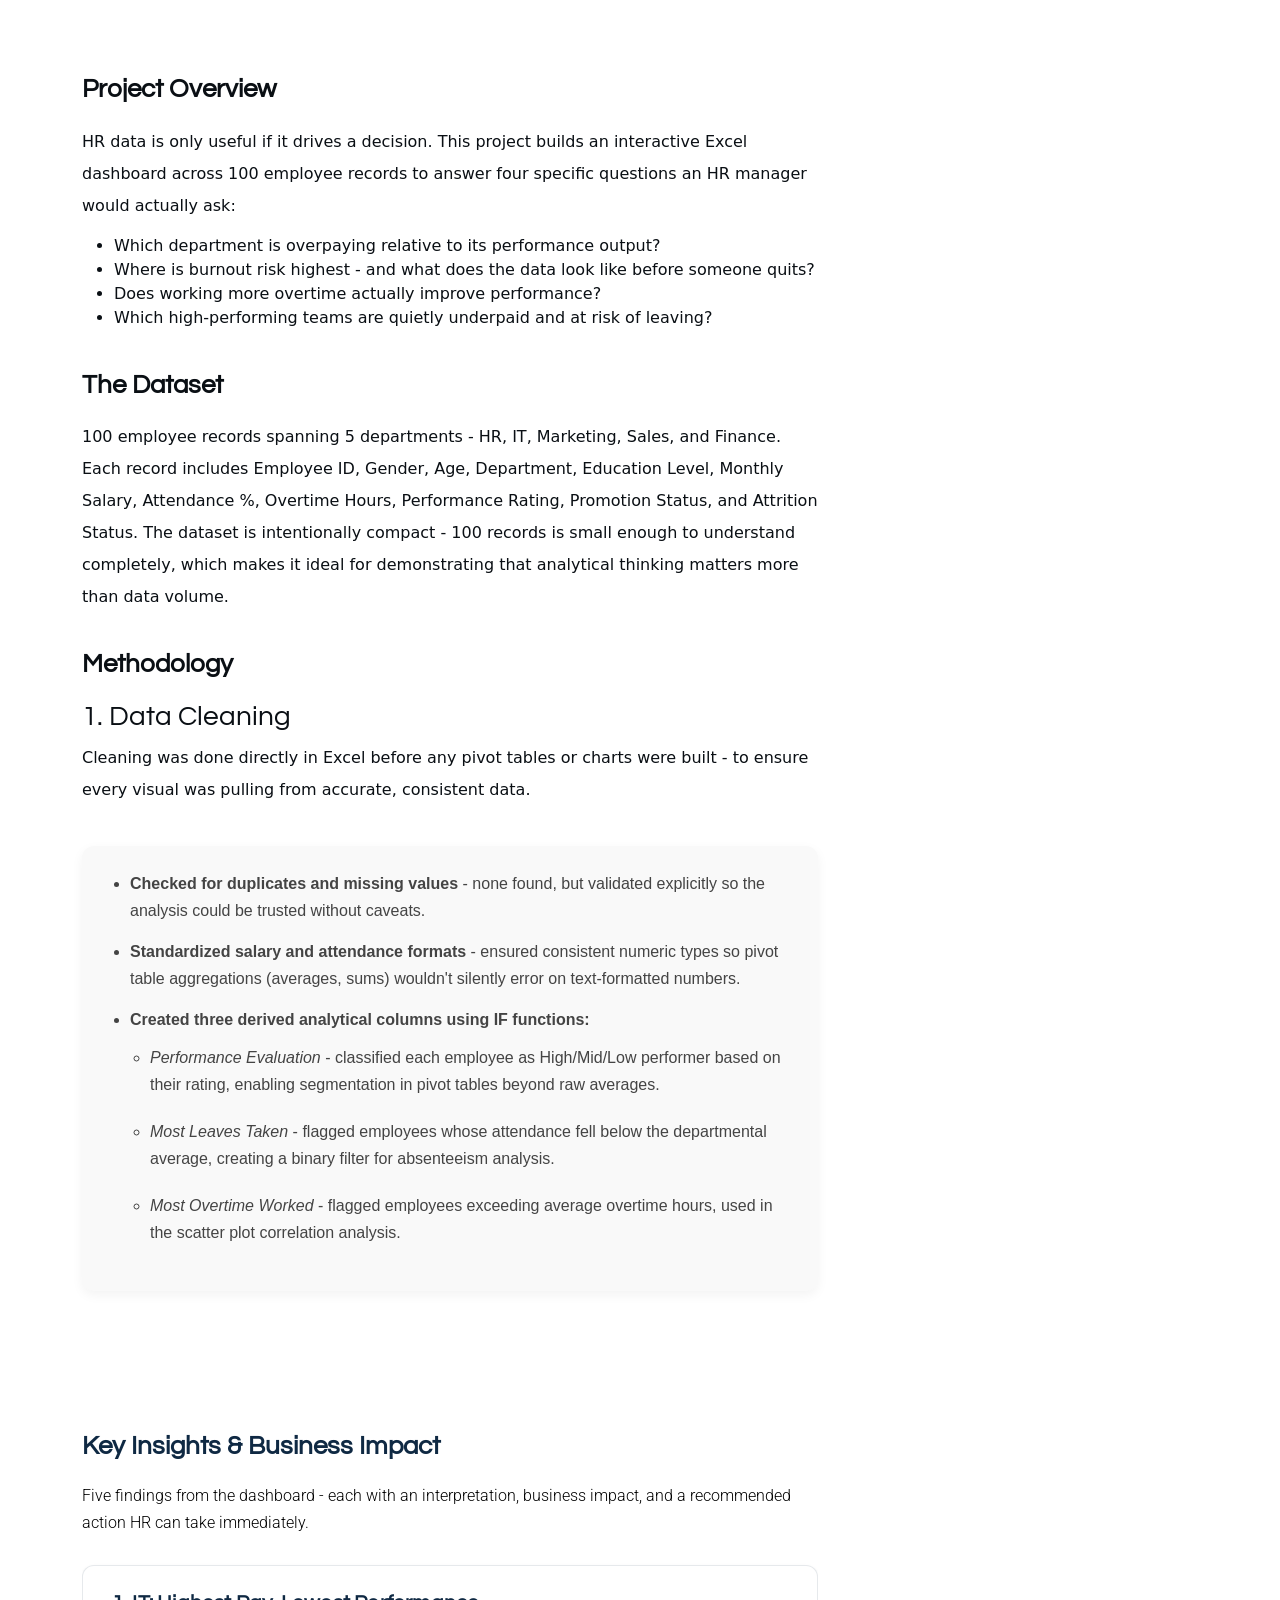
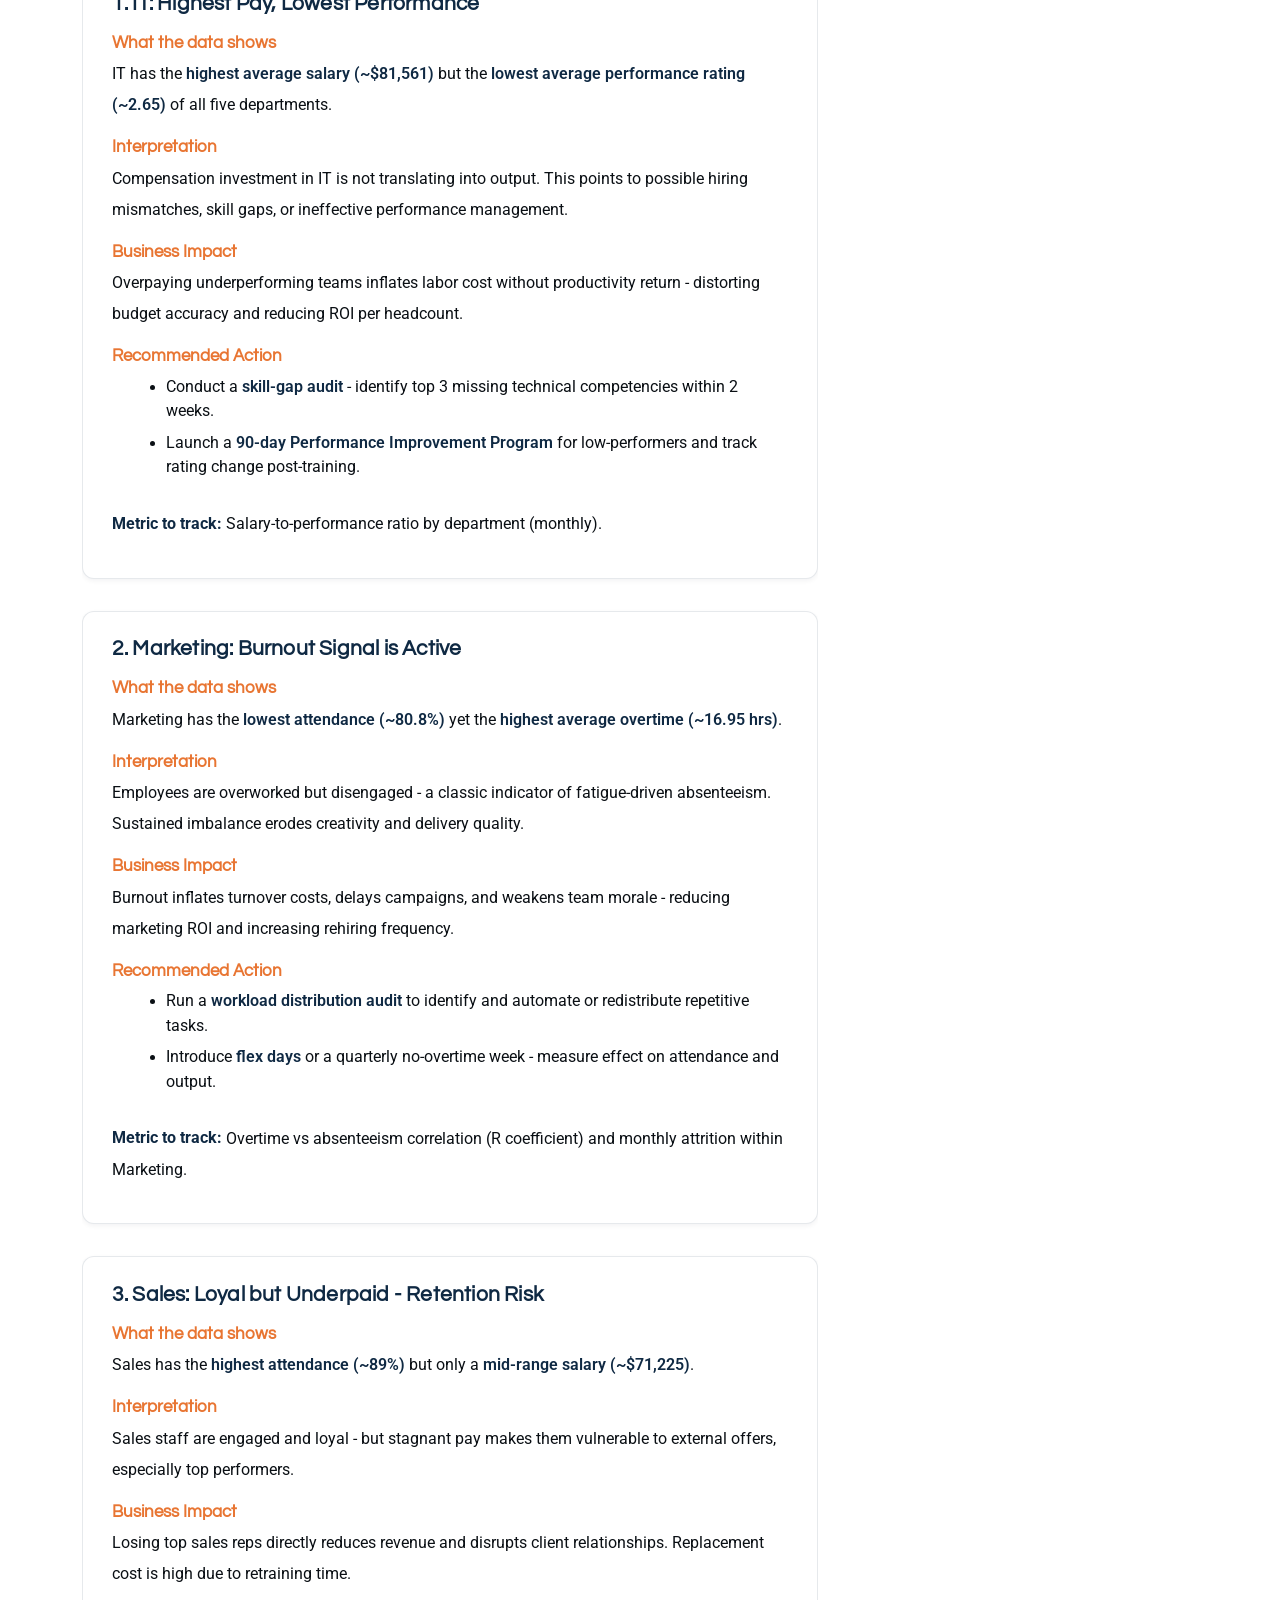
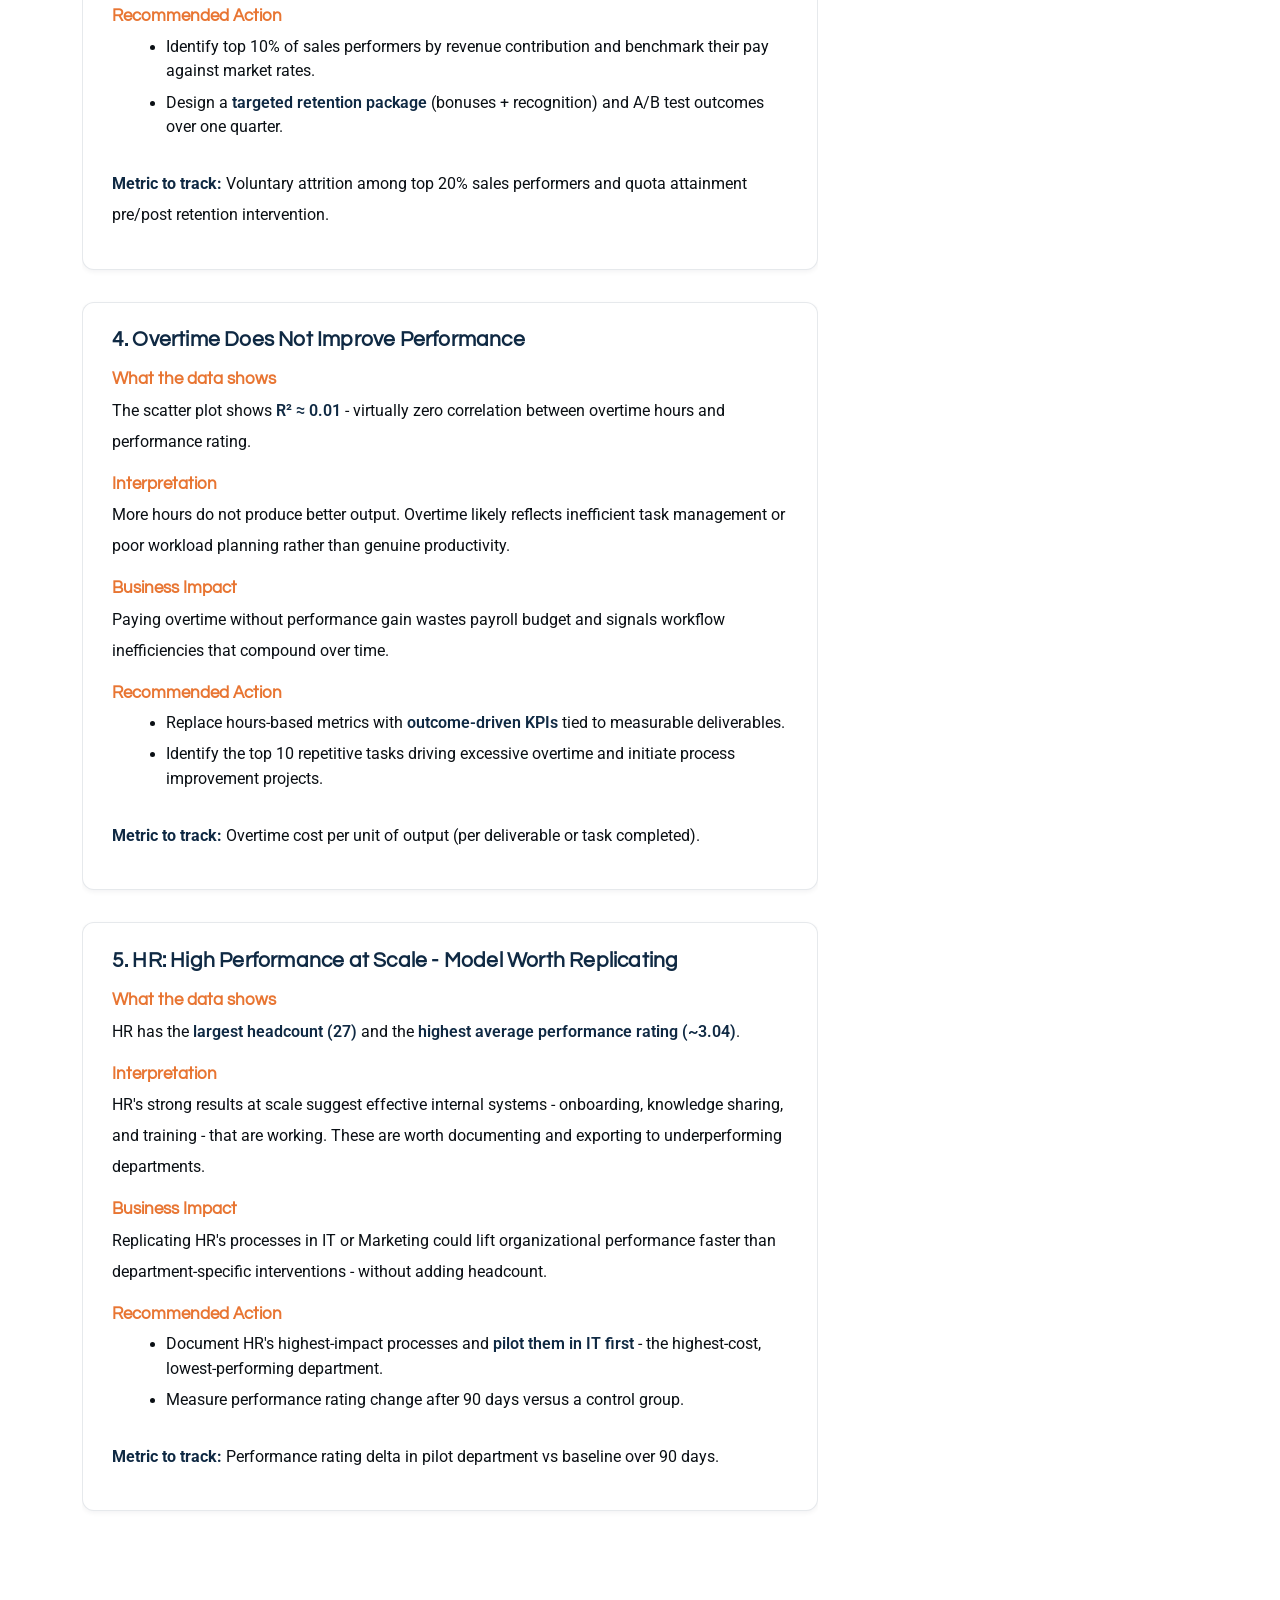
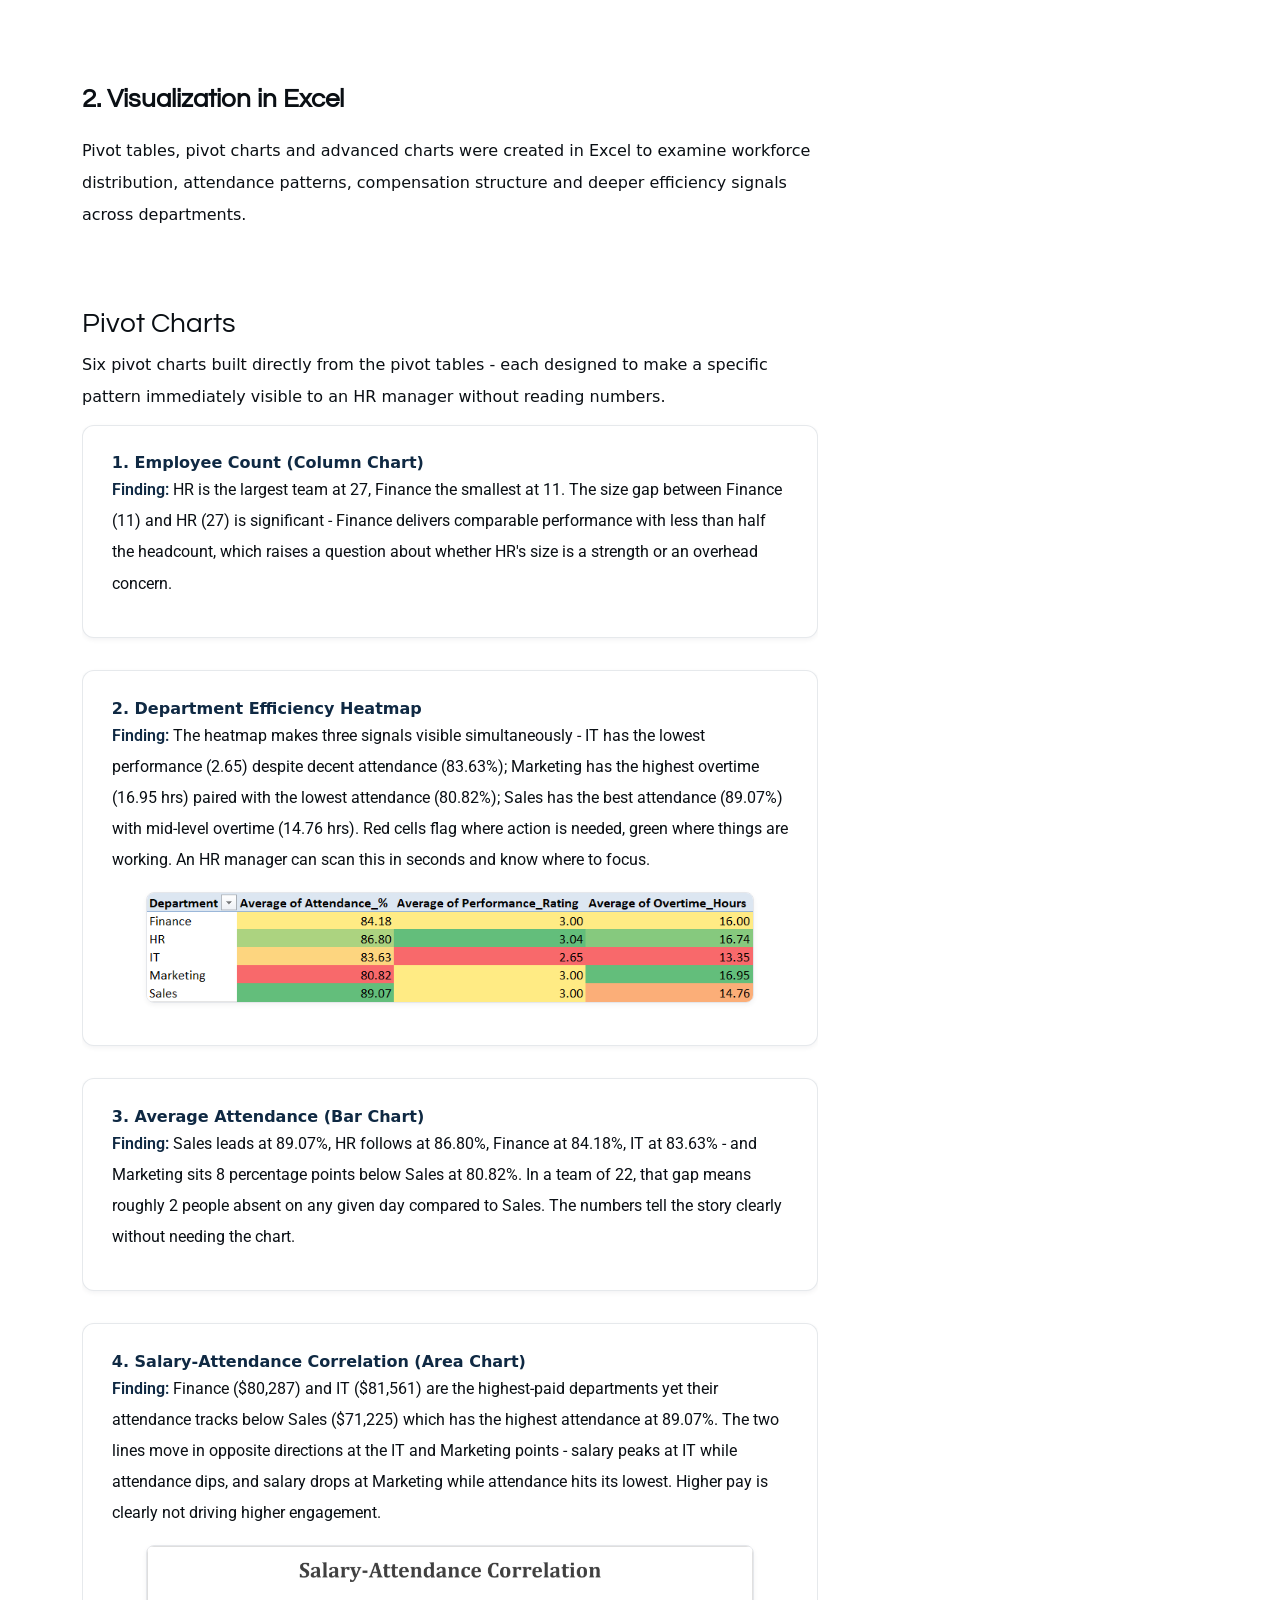
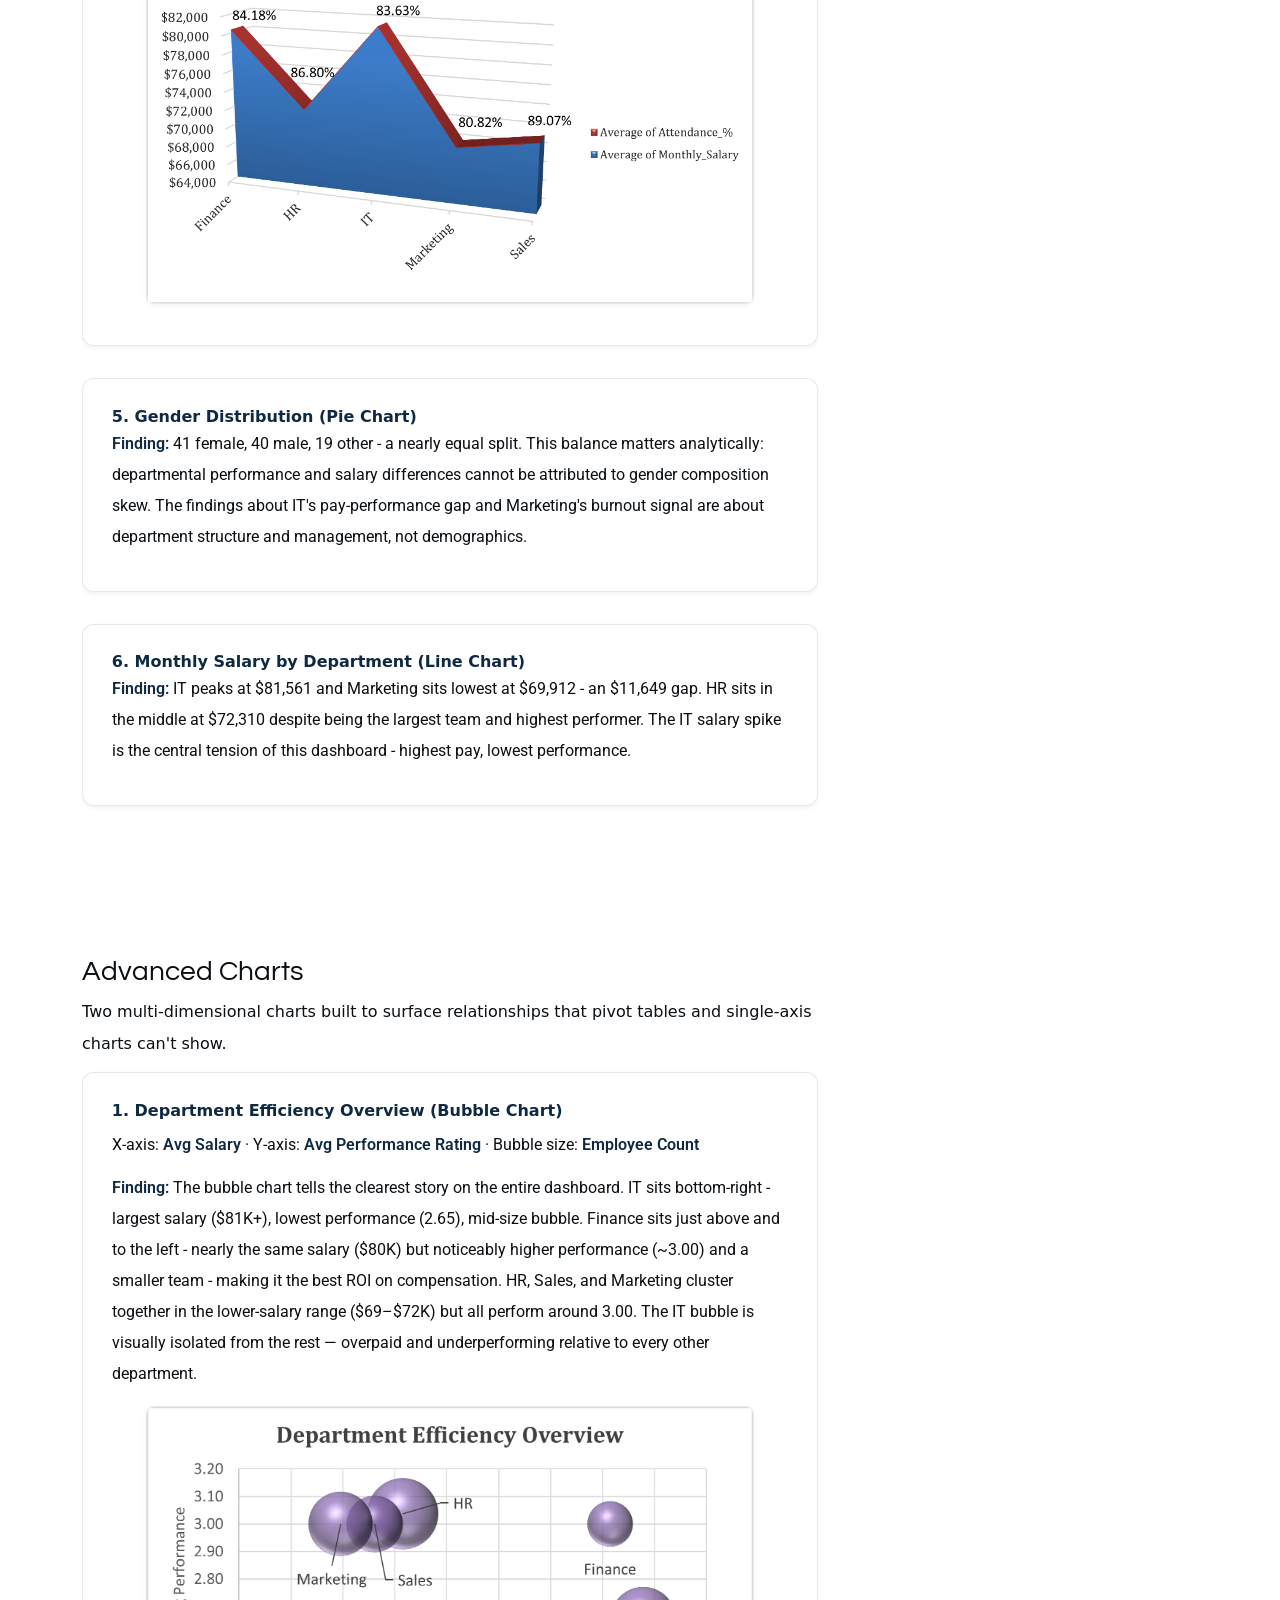
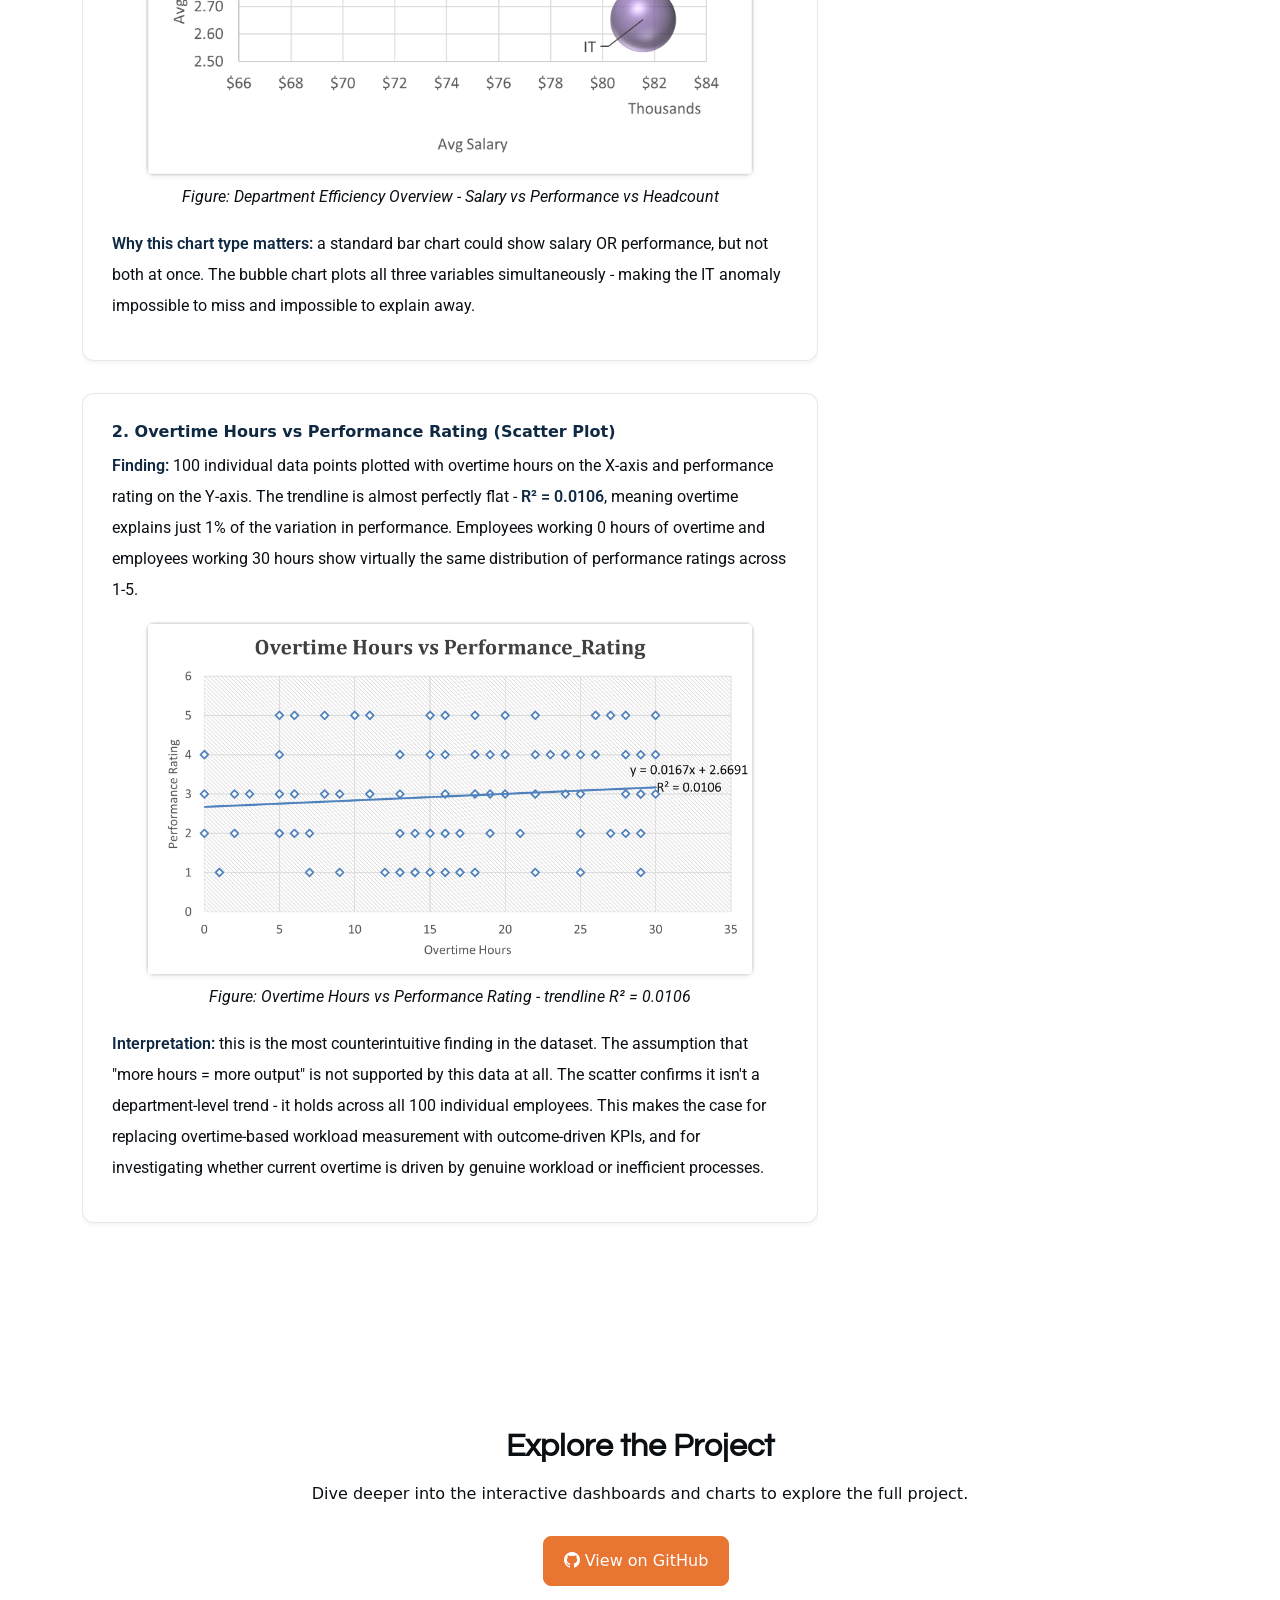
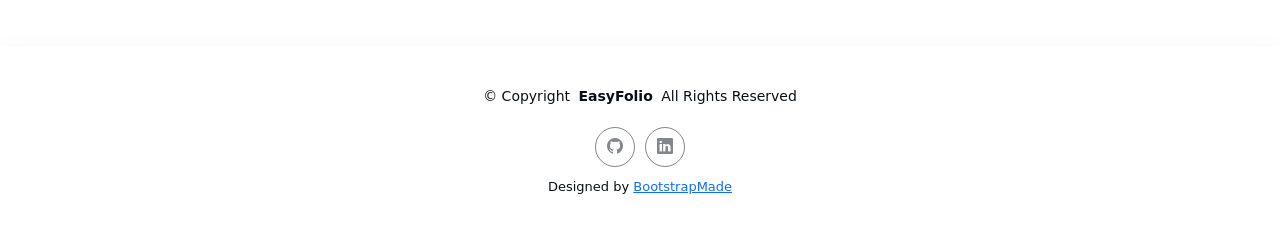
<file: portfolio-details3.html>
<!DOCTYPE html>
<html lang="en">

<head>
  <meta charset="utf-8">
  <meta content="width=device-width, initial-scale=1.0" name="viewport">
  <title>Surbhi Parmar Portfolio</title>
  <meta name="description" content="">
  <meta name="keywords" content="">

  <!-- Favicons -->
  <link href="assets/img/favicon.png" rel="icon">
  <link href="assets/img/apple-touch-icon.png" rel="apple-touch-icon">

  <!-- Fonts -->
  <link href="https://fonts.googleapis.com" rel="preconnect">
  <link href="https://fonts.gstatic.com" rel="preconnect" crossorigin>
  <link href="https://fonts.googleapis.com/css2?family=Roboto:ital,wght@0,100;0,300;0,400;0,500;0,700;0,900;1,100;1,300;1,400;1,500;1,700;1,900&family=Noto+Sans:ital,wght@0,100;0,200;0,300;0,400;0,500;0,600;0,700;0,800;0,900;1,100;1,200;1,300;1,400;1,500;1,600;1,700;1,800;1,900&family=Questrial:wght@400&display=swap" rel="stylesheet">

  <!-- Vendor CSS Files -->
  <link href="assets/vendor/bootstrap/css/bootstrap.min.css" rel="stylesheet">
  <link href="assets/vendor/bootstrap-icons/bootstrap-icons.css" rel="stylesheet">
  <link href="assets/vendor/aos/aos.css" rel="stylesheet">
  <link href="assets/vendor/glightbox/css/glightbox.min.css" rel="stylesheet">
  <link href="assets/vendor/swiper/swiper-bundle.min.css" rel="stylesheet">

  <!-- Main CSS File -->
  <link href="assets/css/main.css" rel="stylesheet">

  <!-- =======================================================
  * Template Name: EasyFolio
  * Template URL: https://bootstrapmade.com/easyfolio-bootstrap-portfolio-template/
  * Updated: Feb 21 2025 with Bootstrap v5.3.3
  * Author: BootstrapMade.com
  * License: https://bootstrapmade.com/license/
  ======================================================== -->
</head>

<body class="portfolio-details-page">

  <header id="header" class="header d-flex align-items-center sticky-top">
    <div class="header-container container-fluid container-xl position-relative d-flex align-items-center justify-content-between">

      <a href="index.html" class="logo d-flex align-items-center me-auto me-xl-0">
        <!-- Uncomment the line below if you also wish to use an image logo -->
        <!-- <img src="assets/img/logo.webp" alt=""> -->
        <h1 class="sitename">Portfolio.</h1>
      </a>

      <nav id="navmenu" class="navmenu">
        <ul>
          <li><a href="index.html">Home</a></li>
          
          <li><a href="#resume">Resume</a></li>
          <!-- <li><a href="#portfolio">Blog</a></li> -->
    
          <li><a href="index.html#contact">Contact Me</a></li>
        </ul>
        <i class="mobile-nav-toggle d-xl-none bi bi-list"></i>
      </nav>

      <div class="header-social-links">
       <!-- <a href="#" class="twitter"><i class="bi bi-twitter-x"></i></a>
        <a href="#" class="facebook"><i class="bi bi-facebook"></i></a>
        <a href="#" class="instagram"><i class="bi bi-instagram"></i></a> -->
        <a href= "https://github.com/SurbhiParmar01" target = "_blank" class="github"><i class="bi bi-github"></i></a>
        <a href="https://www.linkedin.com/in/surbhiparmar/" target = "_blank" class="linkedin"><i class="bi bi-linkedin"></i></a>
      </div>

    </div>
  </header>

  <main class="main">

    <!-- Page Title -->
    <div class="page-title">
      <div class="breadcrumbs">
        <nav aria-label="breadcrumb">
         <!-- <ol class="breadcrumb">
            <li class="breadcrumb-item"><a href="#"><i class="bi bi-house"></i> Home</a></li>
            <li class="breadcrumb-item"><a href="#">Category</a></li>
            <li class="breadcrumb-item active current">Portfolio Details</li>
          </ol> -->
        </nav>
      </div>

      <div class="title-wrapper">
        <h1>Workforce Performance Analysis</h1>
        <p><p>IT pays the most but performs the least. Marketing is burning out. Here's what the data says.</p></p>
      </div>
    </div><!-- End Page Title -->

    <!-- Portfolio Details Section -->
<section id="portfolio-details" class="portfolio-details section">

  <div class="container" data-aos="fade-up">
    <div class="row">
    
      <!-- Left column for content -->
      <div class="col-lg-8">

          <!-- Hero Image -->
        <div class="hero-image mb-4">
          <img src="assets/img/Excel/Dashboard.png" class="img-fluid rounded shadow-sm" alt="HR Analytics Dashboard">
        </div>

         <div class="portfolio-description">

        <!-- The Bottom Line -->
<div class="bottom-line-summary">
  <h3 class="bottom-line-title">The Bottom Line</h3>
  <p>
    This dashboard was built for an HR manager who needs answers fast - not raw data. 
    Analyzing <strong>100 employee records</strong> across 5 departments in Excel, I found three 
    problems hiding in plain sight: <strong>IT is overpaid relative to its output</strong>, 
    <strong>Marketing is showing textbook burnout signals</strong>, and <strong>overtime has 
    nearly zero effect on performance</strong> (R² ≈ 0.01). Each finding comes with a 
    recommended action and a metric to track - because a dashboard that doesn't drive 
    a decision isn't useful.
  </p>
   <div class="bottom-line-buttons">
    <a href="https://github.com/SurbhiParmar01/HR-Analytics-Dashboard-using-Excel/releases/download/v0.1/HR_Analytics_Data.xlsx" target="_blank" rel="noopener" class="btn btn-outline-primary">
      <i class="bi bi-file-earmark-code"></i>Download the Excel Dashboard
    </a>
  </div>
</div>

          <!-- Key Findings at a Glance -->
<section class="key-findings-strip">
  <h2>Key Findings at a Glance</h2>
  <div class="findings-grid">

    <div class="finding-card">
      <div class="finding-number">IT: $81K</div>
      <div class="finding-label">Highest-paid dept - but also the lowest performance rating (2.65). Pay is not equal to output.</div>
    </div>

    <div class="finding-card">
      <div class="finding-number">R² ≈ 0.01</div>
      <div class="finding-label">Near-zero correlation between overtime hours and performance - more hours don't mean better results</div>
    </div>

    <div class="finding-card">
      <div class="finding-number">Marketing</div>
      <div class="finding-label">Highest overtime (~17 hrs) + lowest attendance (80.8%) - clearest burnout signal in the data</div>
    </div>

    <div class="finding-card">
      <div class="finding-number">Sales: 89%</div>
      <div class="finding-label">Highest attendance of all departments, yet mid-range salary - a retention risk hiding in plain sight</div>
    </div>

  </div>
</section>

        </br>
       
         <h2>Project Overview</h2>
          <p>
            HR data is only useful if it drives a decision. This project builds an interactive Excel dashboard across 100 employee records to answer four specific questions an HR manager would actually ask:
          </p>
          <ul>
            <li>Which department is overpaying relative to its performance output?</li>
            <li>Where is burnout risk highest - and what does the data look like before someone quits?</li>
            <li>Does working more overtime actually improve performance?</li>
            <li>Which high-performing teams are quietly underpaid and at risk of leaving?</li>
          </ul>

          <br>

          <h2>The Dataset</h2>
          <p>
            100 employee records spanning 5 departments - HR, IT, Marketing, Sales, and Finance. Each record includes Employee ID, Gender, Age, Department, Education Level, Monthly Salary, Attendance %, Overtime Hours, Performance Rating, Promotion Status, and Attrition Status. The dataset is intentionally compact - 100 records is small enough to understand completely, which makes it ideal for demonstrating that analytical thinking matters more than data volume.
          </p>

          <br>

        <h2>Methodology</h2>
          <h3>1. Data Cleaning</h3>
          <p>Cleaning was done directly in Excel before any pivot tables or charts were built - to ensure every visual was pulling from accurate, consistent data.</p>

          <section id="data-cleaning">
            <ul>
              <li><strong>Checked for duplicates and missing values</strong> - none found, but validated explicitly so the analysis could be trusted without caveats.</li>
              <li><strong>Standardized salary and attendance formats</strong> - ensured consistent numeric types so pivot table aggregations (averages, sums) wouldn't silently error on text-formatted numbers.</li>
              <li><strong>Created three derived analytical columns using IF functions:</strong>
                <ul>
                  <li><em>Performance Evaluation</em> - classified each employee as High/Mid/Low performer based on their rating, enabling segmentation in pivot tables beyond raw averages.</li>
                  <li><em>Most Leaves Taken</em> - flagged employees whose attendance fell below the departmental average, creating a binary filter for absenteeism analysis.</li>
                  <li><em>Most Overtime Worked</em> - flagged employees exceeding average overtime hours, used in the scatter plot correlation analysis.</li>
                </ul>
              </li>
            </ul>
          </section>

          <br>



<section id="deep-insights" class="deep-insights">
            <h2>Key Insights & Business Impact</h2>
            <p class="lead">Five findings from the dashboard - each with an interpretation, business impact, and a recommended action HR can take immediately.</p>

            <!-- Insight 1 -->
            <div class="insight-block">
              <h3>1. IT: Highest Pay, Lowest Performance</h3>
              <h4>What the data shows</h4>
              <p>IT has the <strong>highest average salary (~$81,561)</strong> but the <strong>lowest average performance rating (~2.65)</strong> of all five departments.</p>
              <h4>Interpretation</h4>
              <p>Compensation investment in IT is not translating into output. This points to possible hiring mismatches, skill gaps, or ineffective performance management.</p>
              <h4>Business Impact</h4>
              <p>Overpaying underperforming teams inflates labor cost without productivity return - distorting budget accuracy and reducing ROI per headcount.</p>
              <h4>Recommended Action</h4>
              <ul>
                <li>Conduct a <strong>skill-gap audit</strong> - identify top 3 missing technical competencies within 2 weeks.</li>
                <li>Launch a <strong>90-day Performance Improvement Program</strong> for low-performers and track rating change post-training.</li>
              </ul>
              <p><span class="metric">Metric to track:</span> Salary-to-performance ratio by department (monthly).</p>
            </div>

            <!-- Insight 2 -->
            <div class="insight-block">
              <h3>2. Marketing: Burnout Signal is Active</h3>
              <h4>What the data shows</h4>
              <p>Marketing has the <strong>lowest attendance (~80.8%)</strong> yet the <strong>highest average overtime (~16.95 hrs)</strong>.</p>
              <h4>Interpretation</h4>
              <p>Employees are overworked but disengaged - a classic indicator of fatigue-driven absenteeism. Sustained imbalance erodes creativity and delivery quality.</p>
              <h4>Business Impact</h4>
              <p>Burnout inflates turnover costs, delays campaigns, and weakens team morale - reducing marketing ROI and increasing rehiring frequency.</p>
              <h4>Recommended Action</h4>
              <ul>
                <li>Run a <strong>workload distribution audit</strong> to identify and automate or redistribute repetitive tasks.</li>
                <li>Introduce <strong>flex days</strong> or a quarterly no-overtime week - measure effect on attendance and output.</li>
              </ul>
              <p><span class="metric">Metric to track:</span> Overtime vs absenteeism correlation (R coefficient) and monthly attrition within Marketing.</p>
            </div>

            <!-- Insight 3 -->
            <div class="insight-block">
              <h3>3. Sales: Loyal but Underpaid - Retention Risk</h3>
              <h4>What the data shows</h4>
              <p>Sales has the <strong>highest attendance (~89%)</strong> but only a <strong>mid-range salary (~$71,225)</strong>.</p>
              <h4>Interpretation</h4>
              <p>Sales staff are engaged and loyal - but stagnant pay makes them vulnerable to external offers, especially top performers.</p>
              <h4>Business Impact</h4>
              <p>Losing top sales reps directly reduces revenue and disrupts client relationships. Replacement cost is high due to retraining time.</p>
              <h4>Recommended Action</h4>
              <ul>
                <li>Identify top 10% of sales performers by revenue contribution and benchmark their pay against market rates.</li>
                <li>Design a <strong>targeted retention package</strong> (bonuses + recognition) and A/B test outcomes over one quarter.</li>
              </ul>
              <p><span class="metric">Metric to track:</span> Voluntary attrition among top 20% sales performers and quota attainment pre/post retention intervention.</p>
            </div>

            <!-- Insight 4 -->
            <div class="insight-block">
              <h3>4. Overtime Does Not Improve Performance</h3>
              <h4>What the data shows</h4>
              <p>The scatter plot shows <strong>R² ≈ 0.01</strong> - virtually zero correlation between overtime hours and performance rating.</p>
              <h4>Interpretation</h4>
              <p>More hours do not produce better output. Overtime likely reflects inefficient task management or poor workload planning rather than genuine productivity.</p>
              <h4>Business Impact</h4>
              <p>Paying overtime without performance gain wastes payroll budget and signals workflow inefficiencies that compound over time.</p>
              <h4>Recommended Action</h4>
              <ul>
                <li>Replace hours-based metrics with <strong>outcome-driven KPIs</strong> tied to measurable deliverables.</li>
                <li>Identify the top 10 repetitive tasks driving excessive overtime and initiate process improvement projects.</li>
              </ul>
              <p><span class="metric">Metric to track:</span> Overtime cost per unit of output (per deliverable or task completed).</p>
            </div>

            <!-- Insight 5 -->
            <div class="insight-block">
              <h3>5. HR: High Performance at Scale - Model Worth Replicating</h3>
              <h4>What the data shows</h4>
              <p>HR has the <strong>largest headcount (27)</strong> and the <strong>highest average performance rating (~3.04)</strong>.</p>
              <h4>Interpretation</h4>
              <p>HR's strong results at scale suggest effective internal systems - onboarding, knowledge sharing, and training - that are working. These are worth documenting and exporting to underperforming departments.</p>
              <h4>Business Impact</h4>
              <p>Replicating HR's processes in IT or Marketing could lift organizational performance faster than department-specific interventions - without adding headcount.</p>
              <h4>Recommended Action</h4>
              <ul>
                <li>Document HR's highest-impact processes and <strong>pilot them in IT first</strong> - the highest-cost, lowest-performing department.</li>
                <li>Measure performance rating change after 90 days versus a control group.</li>
              </ul>
              <p><span class="metric">Metric to track:</span> Performance rating delta in pilot department vs baseline over 90 days.</p>
            </div>
          </section>

          <br>

          <section class="viz-section">
            <h2>2. Visualization in Excel</h2>
   <p class="muted">Pivot tables, pivot charts and advanced charts were created in Excel to examine workforce distribution, attendance patterns, compensation structure and deeper efficiency signals across departments.</p>

 <!-- Pivot Charts -->
          <section id="pivot-charts" style="margin-top:1rem;">
            <h3>Pivot Charts</h3>
            <p class="muted">Six pivot charts built directly from the pivot tables - each designed to make a specific pattern immediately visible to an HR manager without reading numbers.</p>

            <div class="insight-block">
              <strong>1. Employee Count (Column Chart)</strong>
              <p><strong>Finding:</strong> HR is the largest team at 27, Finance the smallest at 11. The size gap between Finance (11) and HR (27) is significant - Finance delivers comparable performance with less than half the headcount, which raises a question about whether HR's size is a strength or an overhead concern.</p>
            </div>

            <div class="insight-block">
              <strong>2. Department Efficiency Heatmap</strong>
              <p><strong>Finding:</strong> The heatmap makes three signals visible simultaneously - IT has the lowest performance (2.65) despite decent attendance (83.63%); Marketing has the highest overtime (16.95 hrs) paired with the lowest attendance (80.82%); Sales has the best attendance (89.07%) with mid-level overtime (14.76 hrs). Red cells flag where action is needed, green where things are working. An HR manager can scan this in seconds and know where to focus.</p>
              <div class="chart-image-container">
                <img src="assets/img/Excel/HeatMap.png" alt="Department Efficiency Heatmap" class="chart-image">
              </div>
            </div>

            <div class="insight-block">
              <strong>3. Average Attendance (Bar Chart)</strong>
              <p><strong>Finding:</strong> Sales leads at 89.07%, HR follows at 86.80%, Finance at 84.18%, IT at 83.63% - and Marketing sits 8 percentage points below Sales at 80.82%. In a team of 22, that gap means roughly 2 people absent on any given day compared to Sales. The numbers tell the story clearly without needing the chart.</p>
            </div>

            <div class="insight-block">
              <strong>4. Salary-Attendance Correlation (Area Chart)</strong>
              <p><strong>Finding:</strong> Finance ($80,287) and IT ($81,561) are the highest-paid departments yet their attendance tracks below Sales ($71,225) which has the highest attendance at 89.07%. The two lines move in opposite directions at the IT and Marketing points - salary peaks at IT while attendance dips, and salary drops at Marketing while attendance hits its lowest. Higher pay is clearly not driving higher engagement.</p>
              <div class="chart-image-container">
                <img src="assets/img/Excel/Salary_Attendance_Correlation.png" alt="Salary Attendance Correlation" class="chart-image">
              </div>
            </div>

            <div class="insight-block">
              <strong>5. Gender Distribution (Pie Chart)</strong>
              <p><strong>Finding:</strong> 41 female, 40 male, 19 other - a nearly equal split. This balance matters analytically: departmental performance and salary differences cannot be attributed to gender composition skew. The findings about IT's pay-performance gap and Marketing's burnout signal are about department structure and management, not demographics.</p>
            </div>

            <div class="insight-block">
              <strong>6. Monthly Salary by Department (Line Chart)</strong>
              <p><strong>Finding:</strong> IT peaks at $81,561 and Marketing sits lowest at $69,912 - an $11,649 gap. HR sits in the middle at $72,310 despite being the largest team and highest performer. The IT salary spike is the central tension of this dashboard - highest pay, lowest performance.</p>
            </div>

          </section>

    
  <!-- Advanced Charts -->
          <section id="advanced-charts" style="margin-bottom: -4rem;">
            <h3>Advanced Charts</h3>
            <p class="muted">Two multi-dimensional charts built to surface relationships that pivot tables and single-axis charts can't show.</p>

           <div class="insight-block">
              <strong>1. Department Efficiency Overview (Bubble Chart)</strong>
              <p class="chart-note">X-axis: <strong>Avg Salary</strong> · Y-axis: <strong>Avg Performance Rating</strong> · Bubble size: <strong>Employee Count</strong></p>
              <p class="chart-note"><strong>Finding:</strong> The bubble chart tells the clearest story on the entire dashboard. IT sits bottom-right - largest salary ($81K+), lowest performance (2.65), mid-size bubble. Finance sits just above and to the left - nearly the same salary ($80K) but noticeably higher performance (~3.00) and a smaller team - making it the best ROI on compensation. HR, Sales, and Marketing cluster together in the lower-salary range ($69–$72K) but all perform around 3.00. The IT bubble is visually isolated from the rest — overpaid and underperforming relative to every other department.</p>
              <div class="chart-image-container">
                <img src="assets/img/Excel/Dept_Efficiency.png" alt="Department Efficiency Bubble Chart" class="chart-image">
                <p class="image-caption">Figure: Department Efficiency Overview - Salary vs Performance vs Headcount</p>
              </div>
              <p class="chart-note"><strong>Why this chart type matters:</strong> a standard bar chart could show salary OR performance, but not both at once. The bubble chart plots all three variables simultaneously - making the IT anomaly impossible to miss and impossible to explain away.</p>
            </div>

            <div class="insight-block">
              <strong>2. Overtime Hours vs Performance Rating (Scatter Plot)</strong>
              <p class="chart-note"><strong>Finding:</strong> 100 individual data points plotted with overtime hours on the X-axis and performance rating on the Y-axis. The trendline is almost perfectly flat - <strong>R² = 0.0106</strong>, meaning overtime explains just 1% of the variation in performance. Employees working 0 hours of overtime and employees working 30 hours show virtually the same distribution of performance ratings across 1-5.</p>
              <div class="chart-image-container">
                <img src="assets/img/Excel/OT_vs_Performance.png" alt="Overtime vs Performance Scatter Plot" class="chart-image">
                <p class="image-caption">Figure: Overtime Hours vs Performance Rating - trendline R² = 0.0106</p>
              </div>
              <p class="chart-note"><strong>Interpretation:</strong> this is the most counterintuitive finding in the dataset. The assumption that "more hours = more output" is not supported by this data at all. The scatter confirms it isn't a department-level trend - it holds across all 100 individual employees. This makes the case for replacing overtime-based workload measurement with outcome-driven KPIs, and for investigating whether current overtime is driven by genuine workload or inefficient processes.</p>
            </div>

          </section>

</section>
  
        </div><!-- End portfolio-description -->

      </div> <!-- End Left Column col-lg-8 -->

      <!-- Right column for summary card -->
      <div class="col-lg-4">
         <div class="sticky-top-custom">
        <div class="card shadow-sm border-0">
          <div class="card-body">
            <h5 class="card-title"><b>Summary</b></h5>
            <p><strong>TOOLS</strong><br>Excel (Data Cleaning and Visualization)</p>
            <p><strong>OBJECTIVE</strong><br>To design an interactive HR Analytics Dashboard in Excel to visualize employee performance, attendance, and workforce trends for data-driven HR decisions.</p>
            <p><strong>KEY SKILLS</strong><br>Pivot Tables & Pivot Charts | Data Cleaning | Dynamic Dashboards | KPI Metrics Design | Excel Formulas | Slicers & Data Connectivity | Conditional Formatting</p>
                <!-- <p><strong>Data Stages:</strong></p>
                  <ul class="ps-3 mb-3">
                    <li>Data Collection</li>
                    <li>Data Integration</li>
                    <li>Data Cleaning</li>
                    <li>Data Transformation</li>
                    <li>Data Export</li>
                    <li>Data Analysis in SQL</li>
                    <li>Extracting Insights</li>
                  </ul> -->
            <a href= "https://github.com/SurbhiParmar01/Excel_Projects" class="btn btn-outline-primary w-100" target="_blank">
              <i class="bi bi-github"></i> Go to GitHub
            </a>
          </div>
        </div>
      </div> <!-- End Right Column -->

    </div> <!-- End Row -->
  </div> <!-- End Container -->

</section><!-- /Portfolio Details Section -->







<section class="cta-section text-center">
  <h2>Explore the Project</h2>
  <p>
    Dive deeper into the interactive dashboards and charts to explore the full project.
  </p>
  <div class="cta-buttons mt-3">
    
    <a href="https://github.com/SurbhiParmar01/Excel_Projects" target="_blank" class="btn btn-outline-primary">
      <i class="bi bi-github"></i> View on GitHub
    </a>
  </div>
</section>

  </main>

  <footer id="footer" class="footer">

    <div class="container">
      <div class="copyright text-center ">
        <p>© <span>Copyright</span> <strong class="px-1 sitename">EasyFolio</strong> <span>All Rights Reserved</span></p>
      </div>
      <div class="social-links d-flex justify-content-center">
        <a href= "https://github.com/SurbhiParmar01" target = "_blank"><i class="bi bi-github"></i></a>
        <a href="https://www.linkedin.com/in/surbhiparmar/" target = "_blank"><i class="bi bi-linkedin"></i></a>
      </div>
      <div class="credits">
        <!-- All the links in the footer should remain intact. -->
        <!-- You can delete the links only if you've purchased the pro version. -->
        <!-- Licensing information: https://bootstrapmade.com/license/ -->
        <!-- Purchase the pro version with working PHP/AJAX contact form: [buy-url] -->
        Designed by <a href="https://bootstrapmade.com/">BootstrapMade</a>
      </div>
    </div>

  </footer>

  <!-- Scroll Top -->
  <a href="#" id="scroll-top" class="scroll-top d-flex align-items-center justify-content-center"><i class="bi bi-arrow-up-short"></i></a>

  <!-- Vendor JS Files -->
  <script src="assets/vendor/bootstrap/js/bootstrap.bundle.min.js"></script>
  <script src="assets/vendor/php-email-form/validate.js"></script>
  <script src="assets/vendor/aos/aos.js"></script>
  <script src="assets/vendor/waypoints/noframework.waypoints.js"></script>
  <script src="assets/vendor/glightbox/js/glightbox.min.js"></script>
  <script src="assets/vendor/imagesloaded/imagesloaded.pkgd.min.js"></script>
  <script src="assets/vendor/isotope-layout/isotope.pkgd.min.js"></script>
  <script src="assets/vendor/swiper/swiper-bundle.min.js"></script>

  <!-- Main JS File -->
  <script src="assets/js/main.js"></script>
<!-- Bootstrap 5 CSS (usually in <head>) -->
<link href="https://cdn.jsdelivr.net/npm/bootstrap@5.3.0/dist/css/bootstrap.min.css" rel="stylesheet">

<!-- Bootstrap 5 JS Bundle (includes Popper) -->
<script src="https://cdn.jsdelivr.net/npm/bootstrap@5.3.0/dist/js/bootstrap.bundle.min.js"></script>

</body>

</html>
</file>
<file: assets/css/main.css>
/**
* Template Name: EasyFolio
* Template URL: https://bootstrapmade.com/easyfolio-bootstrap-portfolio-template/
* Updated: Feb 21 2025 with Bootstrap v5.3.3
* Author: BootstrapMade.com
* License: https://bootstrapmade.com/license/
*/

/*--------------------------------------------------------------
# Font & Color Variables
# Help: https://bootstrapmade.com/color-system/
--------------------------------------------------------------*/
/* Fonts */
:root {
  --default-font: "Roboto",  system-ui, -apple-system, "Segoe UI", Roboto, "Helvetica Neue", Arial, "Noto Sans", "Liberation Sans", sans-serif, "Apple Color Emoji", "Segoe UI Emoji", "Segoe UI Symbol", "Noto Color Emoji";
  --heading-font: "Questrial",  sans-serif;
  --nav-font: "Noto Sans",  sans-serif;
}

/* Global Colors - The following color variables are used throughout the website. Updating them here will change the color scheme of the entire website */
:root { 
  --background-color: #ffffff; /* Background color for the entire website, including individual sections */
  --default-color: #0a0f14; /* Default color used for the majority of the text content across the entire website */
  --heading-color: #0f2943; /* Color for headings, subheadings and title throughout the website */
  --accent-color: #e87532; /* Accent color that represents your brand on the website. It's used for buttons, links, and other elements that need to stand out */
  --surface-color: #ffffff; /* The surface color is used as a background of boxed elements within sections, such as cards, icon boxes, or other elements that require a visual separation from the global background. */
  --contrast-color: #ffffff; /* Contrast color for text, ensuring readability against backgrounds of accent, heading, or default colors. */
}

/* Nav Menu Colors - The following color variables are used specifically for the navigation menu. They are separate from the global colors to allow for more customization options */
:root {
  --nav-color: #0a0f14;  /* The default color of the main navmenu links */
  --nav-hover-color: #e87532; /* Applied to main navmenu links when they are hovered over or active */
  --nav-mobile-background-color: #ffffff; /* Used as the background color for mobile navigation menu */
  --nav-dropdown-background-color: #ffffff; /* Used as the background color for dropdown items that appear when hovering over primary navigation items */
  --nav-dropdown-color: #0a0f14; /* Used for navigation links of the dropdown items in the navigation menu. */
  --nav-dropdown-hover-color: #e87532; /* Similar to --nav-hover-color, this color is applied to dropdown navigation links when they are hovered over. */
}

/* Color Presets - These classes override global colors when applied to any section or element, providing reuse of the sam color scheme. */

.light-background {
  --background-color: #faf9fb;
  --surface-color: #ffffff;
}

.dark-background {
  --background-color: #060606;
  --default-color: #ffffff;
  --heading-color: #ffffff;
  --surface-color: #252525;
  --contrast-color: #ffffff;
}

/* Smooth scroll */
:root {
  scroll-behavior: smooth;
}


/* Card */



/* Fix sticky card overlapping header */
.sticky-top-custom {
  position: sticky;
  top: 100px; /* Adjust this if your header is taller */
  z-index: 10;
  display: flex;
  align-items: flex-start;
  gap: 16px;
}

/* Left vertical line */
.sticky-top-custom::before {
  content: '';
  width: 4px;
  height: 100%;
  background-color: #e87532;
  border-radius: 4px;
  display: inline-block;
}

/* Card Styling  */


/* Base card style update */
.sticky-top-custom {
    position: static;

}

.sticky-top-custom .card {
  border-radius: 16px;
  background: linear-gradient(135deg, #ffffff, #f9fbfc);
  box-shadow: 0 8px 24px rgba(15, 41, 67, 0.12);
  padding: 24px;
  transition: all 0.3s ease;
  width: 100%;
  font-family: 'Segoe UI', Tahoma, Geneva, Verdana, sans-serif;
  border: 1px solid #e5e5e5;
  position: relative;
}

/* Add left accent border */
.sticky-top-custom .card::before {
  content: "";
  position: absolute;
  top: 24px;
  bottom: 24px;
  left: 0;
  width: 2px;
  background-color: #e87532;
  border-radius: 2px;
}

/* On hover, lift and glow */
.sticky-top-custom .card:hover {
  box-shadow: 0 16px 36px rgba(15, 41, 67, 0.18);
  transform: translateY(-5px) scale(1.01);
}


/* Title & Subheadings */
.sticky-top-custom .card-title {
  font-size: 26px;
  font-weight: 600;
  color: #0f2943;
  margin-bottom: 20px;
  border-bottom: 1px solid #eaeaea;
  padding-bottom: 8px;
}

.sticky-top-custom strong {
  color: #e87532;
}

/* Text and List */
.sticky-top-custom p {
  font-size: 14px;
  color: #333;
  margin-bottom: 20px;
  line-height: 1.6;
}

.sticky-top-custom ul {
  list-style-type: disc;
  padding-left: 20px;
  color: #444;
  font-size: 14px;
}

/* GitHub Button */
.sticky-top-custom .btn-outline-primary {
  margin-top: 16px;
  padding: 10px 16px;
  border-radius: 8px;
  font-weight: 500;
  background-color: #e87532;
  border-color: #e87532;
  color: #fff;
  transition: all 0.3s ease;
}

.sticky-top-custom .btn-outline-primary:hover {
 background-color: color-mix(in srgb, var(--accent-color), transparent 15%);
  border-color: color-mix(in srgb, var(--accent-color), transparent 15%);
  transform: translateY(-2px);
}
 
/* Remove unwanted blue background after click */
.sticky-top-custom .btn-outline-primary:focus:active {
  background-color: #e87532;
  border-color: #e87532;
  color: #fff;
  box-shadow: none;
  outline: none;
}




/* Responsive Behavior */
@media (max-width: 991px) {
  .sticky-top-custom {
    position: static;
    flex-direction: column;
    gap: 0;
    margin-top: 40px;
  }

  .sticky-top-custom::before {
    display: none;
  }
}

/* Make sure the sticky doesn't break on smaller screens */
@media (max-width: 991.98px) {
  .sticky-top-custom {
    position: static;
    margin-top: 2rem;
  }
}



/* Mobile Responsive */
@media (max-width: 991px) {
  .sticky-top-custom {
    position: static;
    margin-top: 40px;
  }
}





/*--------------------------------------------------------------
# Contact Me Section
--------------------------------------------------------------*/

.contact-cards {
  display: flex;
  flex-direction: column;
  gap: 1.5rem;
  align-items: center;
  padding: 2rem;
}

.contact-card {
  width: 100%;
  max-width: 500px;
  background-color: #0f2943;
  color: white;
  padding: 1.5rem;
  border-radius: 12px;
  text-align: center;
  text-decoration: none;
  transition: transform 0.3s ease, box-shadow 0.3s ease;
}

.contact-card i {
  font-size: 2rem;
  margin-bottom: 0.6rem;
  color: white;
}

.contact-card h4 {
  margin: 0.3rem 0;
  font-weight: bold;
  color: white;
}

.contact-card p {
  color: white;
  margin: 0;
}

.contact-card:hover {
  transform: translateY(-5px);
  box-shadow: 0 4px 12px rgba(232, 117, 50, 0.2);
}

.contact-card:hover h4,
.contact-card:hover p {
  text-decoration: underline;
}





/*--------------------------------------------------------------
# General Styling & Shared Classes
--------------------------------------------------------------*/
body {
  color: var(--default-color);
  background-color: var(--background-color);
  font-family: var(--default-font);
}

a {
  color: var(--accent-color);
  text-decoration: none;
  transition: 0.3s;
}

a:hover {
  color: color-mix(in srgb, var(--accent-color), transparent 25%);
  text-decoration: none;
}

h1,
h2,
h3,
h4,
h5,
h6 {
  color: var(--heading-color);
  font-family: var(--heading-font);
}

/* PHP Email Form Messages
------------------------------*/
.php-email-form .error-message {
  display: none;
  background: #df1529;
  color: #ffffff;
  text-align: left;
  padding: 15px;
  margin-bottom: 24px;
  font-weight: 600;
}

.php-email-form .sent-message {
  display: none;
  color: #ffffff;
  background: #059652;
  text-align: center;
  padding: 15px;
  margin-bottom: 24px;
  font-weight: 600;
}

.php-email-form .loading {
  display: none;
  background: var(--surface-color);
  text-align: center;
  padding: 15px;
  margin-bottom: 24px;
}

.php-email-form .loading:before {
  content: "";
  display: inline-block;
  border-radius: 50%;
  width: 24px;
  height: 24px;
  margin: 0 10px -6px 0;
  border: 3px solid var(--accent-color);
  border-top-color: var(--surface-color);
  animation: php-email-form-loading 1s linear infinite;
}

@keyframes php-email-form-loading {
  0% {
    transform: rotate(0deg);
  }

  100% {
    transform: rotate(360deg);
  }
}

/*--------------------------------------------------------------
# Global Header
--------------------------------------------------------------*/
.header {
  color: var(--default-color);
  background-color: var(--background-color);
  padding: 20px 0;
  transition: all 0.5s;
  z-index: 997;
}

.header .header-container {
  background: var(--surface-color);
  border-radius: 50px;
  padding: 5px 25px;
  box-shadow: 0px 2px 15px rgba(0, 0, 0, 0.1);
}

.header .logo {
  line-height: 1;
}

.header .logo img {
  max-height: 36px;
  margin-right: 8px;
}

.header .logo h1 {
  font-size: 24px;
  margin: 0;
  padding-left: 5px;
  font-weight: 500;
  color: var(--heading-color);
}

.header .header-social-links {
  padding-right: 15px;
}

.header .header-social-links a {
  color: color-mix(in srgb, var(--default-color), transparent 40%);
  padding-left: 6px;
  display: inline-block;
  transition: 0.3s;
  font-size: 16px;
}

.header .header-social-links a:hover {
  color: var(--accent-color);
}

.header .header-social-links a i {
  line-height: 0px;
}

@media (max-width: 1200px) {
  .header {
    padding-top: 10px;
  }

  .header .header-container {
    margin-left: 10px;
    margin-right: 10px;
    padding: 10px 5px 10px 15px;
  }

  .header .logo {
    order: 1;
  }

  .header .header-social-links {
    order: 2;
  }

  .header .navmenu {
    order: 3;
  }
}

/*--------------------------------------------------------------
# Navigation Menu
--------------------------------------------------------------*/
/* Navmenu - Desktop */
@media (min-width: 1200px) {
  .navmenu {
    padding: 0;
  }

  .navmenu ul {
    margin: 0;
    padding: 0;
    display: flex;
    list-style: none;
    align-items: center;
  }

  .navmenu li {
    position: relative;
  }

  .navmenu a,
  .navmenu a:focus {
    color: var(--nav-color);
    padding: 18px 15px;
    font-size: 16px;
    font-family: var(--nav-font);
    font-weight: 400;
    display: flex;
    align-items: center;
    justify-content: space-between;
    white-space: nowrap;
    transition: 0.3s;
  }

  .navmenu a i,
  .navmenu a:focus i {
    font-size: 12px;
    line-height: 0;
    margin-left: 5px;
    transition: 0.3s;
  }

  .navmenu li:last-child a {
    padding-right: 0;
  }

  .navmenu li:hover>a,
  .navmenu .active,
  .navmenu .active:focus {
    color: var(--nav-hover-color);
  }

  .navmenu .dropdown ul {
    margin: 0;
    padding: 10px 0;
    background: var(--nav-dropdown-background-color);
    display: block;
    position: absolute;
    visibility: hidden;
    left: 14px;
    top: 130%;
    opacity: 0;
    transition: 0.3s;
    border-radius: 4px;
    z-index: 99;
    box-shadow: 0px 0px 30px rgba(0, 0, 0, 0.1);
  }

  .navmenu .dropdown ul li {
    min-width: 200px;
  }

  .navmenu .dropdown ul a {
    padding: 10px 20px;
    font-size: 15px;
    text-transform: none;
    color: var(--nav-dropdown-color);
  }

  .navmenu .dropdown ul a i {
    font-size: 12px;
  }

  .navmenu .dropdown ul a:hover,
  .navmenu .dropdown ul .active:hover,
  .navmenu .dropdown ul li:hover>a {
    color: var(--nav-dropdown-hover-color);
  }

  .navmenu .dropdown:hover>ul {
    opacity: 1;
    top: 100%;
    visibility: visible;
  }

  .navmenu .dropdown .dropdown ul {
    top: 0;
    left: -90%;
    visibility: hidden;
  }

  .navmenu .dropdown .dropdown:hover>ul {
    opacity: 1;
    top: 0;
    left: -100%;
    visibility: visible;
  }
}

/* This targets nav links and ensures no underline */
.portfolio-details-page .navmenu a {
  text-decoration: none !important;
  border-bottom: none !important;
}


/* Remove underline from logo text link */
.logo {
  text-decoration: none !important;
}


/* Navmenu - Mobile */
@media (max-width: 1199px) {
  .mobile-nav-toggle {
    color: var(--nav-color);
    font-size: 28px;
    line-height: 0;
    margin-right: 10px;
    cursor: pointer;
    transition: color 0.3s;
  }

  .navmenu {
    padding: 0;
    z-index: 9997;
  }

  .navmenu ul {
    display: none;
    list-style: none;
    position: absolute;
    inset: 60px 20px 20px 20px;
    padding: 10px 0;
    margin: 0;
    border-radius: 6px;
    background-color: var(--nav-mobile-background-color);
    overflow-y: auto;
    transition: 0.3s;
    z-index: 9998;
    box-shadow: 0px 0px 30px rgba(0, 0, 0, 0.1);
  }

  .navmenu a,
  .navmenu a:focus {
    color: var(--nav-dropdown-color);
    padding: 10px 20px;
    font-family: var(--nav-font);
    font-size: 17px;
    font-weight: 500;
    display: flex;
    align-items: center;
    justify-content: space-between;
    white-space: nowrap;
    transition: 0.3s;
  }

  .navmenu a i,
  .navmenu a:focus i {
    font-size: 12px;
    line-height: 0;
    margin-left: 5px;
    width: 30px;
    height: 30px;
    display: flex;
    align-items: center;
    justify-content: center;
    border-radius: 50%;
    transition: 0.3s;
    background-color: color-mix(in srgb, var(--accent-color), transparent 90%);
  }

  .navmenu a i:hover,
  .navmenu a:focus i:hover {
    background-color: var(--accent-color);
    color: var(--contrast-color);
  }

  .navmenu a:hover,
  .navmenu .active,
  .navmenu .active:focus {
    color: var(--nav-dropdown-hover-color);
  }

  .navmenu .active i,
  .navmenu .active:focus i {
    background-color: var(--accent-color);
    color: var(--contrast-color);
    transform: rotate(180deg);
  }

  .navmenu .dropdown ul {
    position: static;
    display: none;
    z-index: 99;
    padding: 10px 0;
    margin: 10px 20px;
    background-color: var(--nav-dropdown-background-color);
    border: 1px solid color-mix(in srgb, var(--default-color), transparent 90%);
    box-shadow: none;
    transition: all 0.5s ease-in-out;
  }

  .navmenu .dropdown ul ul {
    background-color: rgba(33, 37, 41, 0.1);
  }

  .navmenu .dropdown>.dropdown-active {
    display: block;
    background-color: rgba(33, 37, 41, 0.03);
  }

  .mobile-nav-active {
    overflow: hidden;
  }

  .mobile-nav-active .mobile-nav-toggle {
    color: #fff;
    position: absolute;
    font-size: 32px;
    top: 15px;
    right: 15px;
    margin-right: 0;
    z-index: 9999;
  }

  .mobile-nav-active .navmenu {
    position: fixed;
    overflow: hidden;
    inset: 0;
    background: rgba(33, 37, 41, 0.8);
    transition: 0.3s;
  }

  .mobile-nav-active .navmenu>ul {
    display: block;
  }
}

/*--------------------------------------------------------------
# Global Footer
--------------------------------------------------------------*/
.footer {
  color: var(--default-color);
  background-color: var(--background-color);
  font-size: 14px;
  padding: 40px 0;
  position: relative;
  box-shadow: 0 5px 25px rgba(0, 0, 0, 0.05);
}

.footer .copyright p {
  margin-bottom: 0;
}

.footer .social-links {
  margin-top: 20px;
}

.footer .social-links a {
  display: flex;
  align-items: center;
  justify-content: center;
  width: 40px;
  height: 40px;
  border-radius: 50%;
  border: 1px solid color-mix(in srgb, var(--default-color), transparent 50%);
  font-size: 16px;
  color: color-mix(in srgb, var(--default-color), transparent 50%);
  margin: 0 5px;
  transition: 0.3s;
}

.footer .social-links a:hover {
  color: var(--accent-color);
  border-color: var(--accent-color);
}

.footer .credits {
  margin-top: 10px;
  font-size: 13px;
  text-align: center;
}

/*--------------------------------------------------------------
# Scroll Top Button
--------------------------------------------------------------*/
.scroll-top {
  position: fixed;
  visibility: hidden;
  opacity: 0;
  right: 15px;
  bottom: -15px;
  z-index: 99999;
  background-color: var(--accent-color);
  width: 44px;
  height: 44px;
  border-radius: 50px;
  transition: all 0.4s;
}

.scroll-top i {
  font-size: 24px;
  color: var(--contrast-color);
  line-height: 0;
}

.scroll-top:hover {
  background-color: color-mix(in srgb, var(--accent-color), transparent 20%);
  color: var(--contrast-color);
}

.scroll-top.active {
  visibility: visible;
  opacity: 1;
  bottom: 15px;
}

/*--------------------------------------------------------------
# Disable aos animation delay on mobile devices
--------------------------------------------------------------*/
@media screen and (max-width: 768px) {
  [data-aos-delay] {
    transition-delay: 0 !important;
  }
}

/*--------------------------------------------------------------
# Global Page Titles & Breadcrumbs
--------------------------------------------------------------*/
.page-title {
  text-align: center;
  padding: 20px 0;
}

.page-title .breadcrumbs {
  margin-bottom: 1.5rem;
}

.page-title .breadcrumbs .breadcrumb {
  justify-content: center;
  margin: 0;
  padding: 0;
  background: none;
}

.page-title .breadcrumbs .breadcrumb .breadcrumb-item {
  font-size: 0.9rem;
  color: color-mix(in srgb, var(--default-color), transparent 30%);
}

.page-title .breadcrumbs .breadcrumb .breadcrumb-item.active {
  color: var(--accent-color);
}

.page-title .breadcrumbs .breadcrumb .breadcrumb-item a {
  color: inherit;
  text-decoration: none;
  transition: color 0.3s ease;
}

.page-title .breadcrumbs .breadcrumb .breadcrumb-item a:hover {
  color: var(--accent-color);
}

.page-title .breadcrumbs .breadcrumb .breadcrumb-item a i {
  font-size: 0.9rem;
  margin-right: 0.2rem;
}

.page-title .breadcrumbs .breadcrumb .breadcrumb-item+.breadcrumb-item::before {
  color: color-mix(in srgb, var(--default-color), transparent 50%);
}

.page-title .title-wrapper {
  max-width: 800px;
  margin: 0 auto;
  padding: 1rem 0;
}

.page-title .title-wrapper h1 {
  font-size: 2.5rem;
  margin-bottom: 1rem;
  font-weight: 700;
  color: var(--heading-color);
}

.page-title .title-wrapper p {
  font-size: 1.1rem;
  color: color-mix(in srgb, var(--default-color), transparent 20%);
  margin: 0;
  line-height: 1.6;
}

@media (max-width: 768px) {
  .page-title .title-wrapper h1 {
    font-size: 2rem;
  }

  .page-title .title-wrapper p {
    font-size: 1rem;
  }
}

@media (max-width: 576px) {
  .page-title .title-wrapper h1 {
    font-size: 1.75rem;
  }
}

/*--------------------------------------------------------------
# Global Sections
--------------------------------------------------------------*/
section,
.section {
  color: var(--default-color);
  background-color: var(--background-color);
  padding: 60px 0;
  scroll-margin-top: 90px;
  overflow: clip;
}

@media (max-width: 1199px) {

  section,
  .section {
    scroll-margin-top: 66px;
  }
}

/*--------------------------------------------------------------
# Global Section Titles
--------------------------------------------------------------*/
.section-title {
  text-align: center;
  padding-bottom: 60px;
  position: relative;
}

.section-title h2 {
  font-size: 42px;
  font-weight: 700;
  margin-bottom: 10px;
  background: linear-gradient(120deg, var(--heading-color), var(--accent-color));
  -webkit-background-clip: text;
  -webkit-text-fill-color: transparent;
  background-clip: text;
  position: relative;
}

.section-title .title-shape {
  width: 200px;
  height: 20px;
  margin: 0 auto;
  color: var(--accent-color);
  opacity: 0.5;
}

.section-title .title-shape svg {
  width: 100%;
  height: 100%;
}

.section-title p {
  margin: 15px auto 0;
  font-size: 16px;
  max-width: 700px;
  color: color-mix(in srgb, var(--default-color), transparent 25%);
  line-height: 1.8;
}

@media (max-width: 768px) {
  .section-title h2 {
    font-size: 32px;
  }

  .section-title .subtitle-wrapper .subtitle {
    font-size: 13px;
  }
}

/*--------------------------------------------------------------
# Hero Section
--------------------------------------------------------------*/

/* Custom center-align styling for hero section */
.hero {
  display: flex;
  justify-content: center;
  align-items: center;
  text-align: center;
  height: 60vh; /* Full viewport height */
  background-color: var(--background-color); /* Keep background styling consistent */
  padding: 0; /* Remove default padding */
}

.hero .container {
  max-width: 700px;
}

.hero .content h2 {
  font-size: 3rem;
  font-weight: 700;
  margin-bottom: 1rem;
}

.hero .lead {
  font-size: 1.25rem;
  margin-bottom: 2rem;
}

.hero .cta-buttons {
  justify-content: center;
  gap: 1rem;
  flex-wrap: wrap;
}





.hero {
  padding: 80px 0;
  position: relative;
  overflow: hidden;
}

.hero .content h2 {
  font-size: 3.5rem;
  font-weight: 700;
  line-height: 1.2;
  margin-bottom: 1.5rem;
}

@media (max-width: 991px) {
  .hero .content h2 {
    font-size: 2.5rem;
  }
}

.hero .content .lead {
  font-size: 1.25rem;
  margin-bottom: 2rem;
  color: color-mix(in srgb, var(--default-color), transparent 20%);
}

.hero .cta-buttons {
  display: flex;
  gap: 1rem;
  margin-bottom: 3rem;
}

@media (max-width: 576px) {
  .hero .cta-buttons {
    flex-direction: column;
  }
}

.hero .cta-buttons .btn {
  padding: 0.8rem 2rem;
  font-size: 1rem;
  font-weight: 500;
  border-radius: 50px;
  transition: all 0.3s ease;
}

.hero .cta-buttons .btn.btn-primary {
  background-color: var(--accent-color);
  border-color: var(--accent-color);
  color: var(--contrast-color);
}

.hero .cta-buttons .btn.btn-primary:hover {
  background-color: color-mix(in srgb, var(--accent-color), transparent 15%);
  border-color: color-mix(in srgb, var(--accent-color), transparent 15%);
  transform: translateY(-2px);
}

.hero .cta-buttons .btn.btn-outline {
  border: 2px solid color-mix(in srgb, var(--accent-color), transparent 70%);
  color: var(--accent-color);
  background: transparent;
}

.hero .cta-buttons .btn.btn-outline:hover {
  background-color: var(--accent-color);
  color: var(--contrast-color);
  transform: translateY(-2px);
}

.hero .hero-stats {
  display: flex;
  gap: 3rem;
  margin-top: 2rem;
}

@media (max-width: 576px) {
  .hero .hero-stats {
    flex-direction: column;
    gap: 1.5rem;
  }
}

.hero .hero-stats .stat-item .stat-number {
  display: block;
  font-size: 2.5rem;
  font-weight: 700;
  color: var(--heading-color);
  line-height: 1;
}

.hero .hero-stats .stat-item .stat-label {
  font-size: 0.9rem;
  color: color-mix(in srgb, var(--default-color), transparent 30%);
  margin-top: 0.5rem;
  display: block;
}

.hero .hero-image {
  position: relative;
  padding: 2rem;
}

.hero .hero-image img {
  position: relative;
  z-index: 2;
}

.hero .hero-image .shape-1,
.hero .hero-image .shape-2 {
  position: absolute;
  border-radius: 30% 70% 70% 30%/30% 30% 70% 70%;
  z-index: 1;
}

.hero .hero-image .shape-1 {
  width: 300px;
  height: 300px;
  background-color: color-mix(in srgb, var(--accent-color), transparent 85%);
  top: -20px;
  right: -20px;
  animation: morphShape 15s linear infinite;
}

.hero .hero-image .shape-2 {
  width: 200px;
  height: 200px;
  background-color: color-mix(in srgb, var(--heading-color), transparent 90%);
  bottom: -20px;
  left: -20px;
  animation: morphShape 20s linear infinite reverse;
}

@media (max-width: 991px) {
  .hero {
    text-align: center;
    padding: 60px 0;
  }

  .hero .cta-buttons {
    justify-content: center;
  }

  .hero .hero-stats {
    justify-content: center;
  }

  .hero .hero-image {
    margin-top: 3rem;
  }
} 




@keyframes morphShape {
  0% {
    border-radius: 30% 70% 70% 30%/30% 30% 70% 70%;
  }

  25% {
    border-radius: 58% 42% 75% 25%/76% 46% 54% 24%;
  }

  50% {
    border-radius: 50% 50% 33% 67%/55% 27% 73% 45%;
  }

  75% {
    border-radius: 33% 67% 58% 42%/63% 68% 32% 37%;
  }

  100% {
    border-radius: 30% 70% 70% 30%/30% 30% 70% 70%;
  }
}

/*--------------------------------------------------------------
# About Section
--------------------------------------------------------------*/
.about .about-image {
  position: relative;
}

.about .about-image img {
  box-shadow: 0 0 30px rgba(0, 0, 0, 0.1);
}

.about .about-content {
  padding-left: 2rem;
}

@media (max-width: 991.98px) {
  .about .about-content {
    padding-left: 0;
    margin-top: 3rem;
  }
}

.about .about-content .subtitle {
  font-size: 0.875rem;
  font-weight: 600;
  letter-spacing: 2px;
  color: var(--accent-color);
  margin-bottom: 1rem;
  display: block;
}

.about .about-content h2 {
  font-size: 2rem;
  font-weight: 700;
  margin-bottom: 1.5rem;
}

.about .about-content .lead {
  font-size: 1.1rem;
  color: color-mix(in srgb, var(--default-color), transparent 25%);
}

.about .personal-info {
  margin-top: 2rem;
  padding: 2rem;
  background-color: var(--surface-color);
  border-radius: 1rem;
  box-shadow: 0 0 30px rgba(0, 0, 0, 0.05);
}

.about .personal-info .info-item {
  display: flex;
  flex-direction: column;
  gap: 0.5rem;
}

.about .personal-info .info-item .label {
  font-size: 0.875rem;
  color: color-mix(in srgb, var(--default-color), transparent 40%);
}

.about .personal-info .info-item .value {
  font-weight: 600;
  color: var(--heading-color);
}

.about .signature {
  display: flex;
  align-items: center;
  gap: 1.5rem;
}

.about .signature .signature-image {
  max-width: 150px;
}

.about .signature .signature-info h4 {
  font-size: 1.25rem;
  margin-bottom: 0.25rem;
}

.about .signature .signature-info p {
  font-size: 0.875rem;
  color: color-mix(in srgb, var(--default-color), transparent 40%);
  margin: 0;
}

/*--------------------------------------------------------------
# Skills Section
--------------------------------------------------------------*/
.skills .skill-box {
  background-color: var(--surface-color);
  padding: 2rem;
  border-radius: 8px;
  box-shadow: 0 0 20px rgba(0, 0, 0, 0.05);
}

.skills .skill-box h3 {
  font-size: 1.2rem;
  margin-bottom: 1rem;
  font-weight: 600;
}

.skills .skill-box p {
  font-size: 0.9rem;
  margin-bottom: 0.8rem;
  opacity: 0.6;
}

.skills .skill-box .progress {
  background-color: color-mix(in srgb, var(--accent-color), transparent 85%);
  border-radius: 50px;
  height: 8px;
  margin-top: 5px;
  overflow: hidden;
}

.skills .skill-box .progress .progress-bar {
  background-color: var(--accent-color);
  height: 100%;
  position: relative;
  border-radius: 50px;
  transition: 0.9s;
  width: 1px;
}

/*--------------------------------------------------------------
# Resume Section
--------------------------------------------------------------*/
.resume .resume-wrapper .resume-block {
  margin-bottom: 3rem;
}

.resume .resume-wrapper .resume-block:last-child {
  margin-bottom: 0;
}

.resume .resume-wrapper .resume-block h2 {
  font-size: 2rem;
  margin-bottom: 0.8rem;
  font-weight: 700;
}

.resume .resume-wrapper .resume-block h2 span {
  color: var(--accent-color);
}

.resume .resume-wrapper .resume-block .lead {
  color: color-mix(in srgb, var(--default-color), transparent 25%);
  margin-bottom: 3rem;
}

.resume .resume-wrapper .timeline {
  position: relative;
}

.resume .resume-wrapper .timeline::before {
  content: "";
  position: absolute;
  left: 20%;
  top: 0;
  height: 100%;
  width: 2px;
  background-color: color-mix(in srgb, var(--accent-color), transparent 85%);
}

.resume .resume-wrapper .timeline .timeline-item {
  display: flex;
  align-items: flex-start;
  margin-bottom: 2.5rem;
  position: relative;
}

.resume .resume-wrapper .timeline .timeline-item:last-child {
  margin-bottom: 0;
}

.resume .resume-wrapper .timeline .timeline-item .timeline-left {
  width: 20%;
  padding-right: 3rem;
}

.resume .resume-wrapper .timeline .timeline-item .timeline-left .company {
  color: var(--heading-color);
  font-weight: 600;
  font-size: 1.1rem;
  margin-bottom: 0.25rem;
}

.resume .resume-wrapper .timeline .timeline-item .timeline-left .period {
  color: var(--accent-color);
  font-size: 0.9rem;
}

.resume .resume-wrapper .timeline .timeline-item .timeline-dot {
  position: absolute;
  left: calc(20% + 1px);
  transform: translateX(-50%);
  width: 1rem;
  height: 1rem;
  background-color: var(--accent-color);
  border-radius: 50%;
}

.resume .resume-wrapper .timeline .timeline-item .timeline-right {
  width: 70%;
  padding-left: 3rem;
  margin-top: -4px;
}

.resume .resume-wrapper .timeline .timeline-item .timeline-right .position {
  color: var(--heading-color);
  font-size: 1.2rem;
  margin-bottom: 0.6rem;
  font-weight: 600;
}

.resume .resume-wrapper .timeline .timeline-item .timeline-right .description {
  color: color-mix(in srgb, var(--default-color), transparent 25%);
}

.resume .resume-wrapper .timeline .timeline-item .timeline-right ul {
  padding-left: 15px;
}

.resume .resume-wrapper .timeline .timeline-item .timeline-right ul li {
  padding-bottom: 12px;
}

@media (max-width: 992px) {
  .resume .resume-wrapper .resume-block h2 {
    font-size: 2rem;
  }

  .resume .resume-wrapper .timeline::before {
    left: 1rem;
  }

  .resume .resume-wrapper .timeline .timeline-item {
    flex-direction: column;
    margin-bottom: 20px;
  }

  .resume .resume-wrapper .timeline .timeline-item .timeline-left {
    width: 100%;
    text-align: left;
    padding-right: 0;
    padding-left: 2.5rem;
    margin-bottom: 1.6rem;
    margin-top: -4px;
  }

  .resume .resume-wrapper .timeline .timeline-item .timeline-dot {
    left: calc(1rem + 1px);
  }

  .resume .resume-wrapper .timeline .timeline-item .timeline-right {
    width: 100%;
    padding-left: 2.5rem;
  }
}

/*--------------------------------------------------------------
# Portfolio Section
--------------------------------------------------------------*/
.portfolio .portfolio-filters-container {
  margin-bottom: 40px;
}

.portfolio .portfolio-filters {
  display: flex;
  justify-content: center;
  gap: 15px;
  flex-wrap: wrap;
  padding: 0;
  margin: 0;
  list-style: none;
}

.portfolio .portfolio-filters li {
  font-size: 15px;
  font-weight: 500;
  padding: 8px 20px;
  cursor: pointer;
  border-radius: 30px;
  background-color: color-mix(in srgb, var(--surface-color), transparent 50%);
  color: var(--default-color);
  transition: all 0.3s ease-in-out;
}

.portfolio .portfolio-filters li:hover {
  background-color: color-mix(in srgb, var(--accent-color), transparent 85%);
  color: var(--accent-color);
  transform: translateY(-2px);
}

.portfolio .portfolio-filters li.filter-active {
  background-color: var(--accent-color);
  color: var(--contrast-color);
}

.portfolio .portfolio-card {
  background-color: var(--surface-color);
  border-radius: 15px;
  overflow: hidden;
  box-shadow: 0 5px 25px rgba(0, 0, 0, 0.05);
  transition: all 0.3s ease-in-out;
}

.portfolio .portfolio-card:hover {
  transform: translateY(-10px);
  box-shadow: 0 8px 35px rgba(0, 0, 0, 0.1);
}

.portfolio .portfolio-card:hover .portfolio-overlay {
  opacity: 1;
  visibility: visible;
}

.portfolio .portfolio-card:hover .portfolio-overlay .portfolio-actions {
  transform: translateY(0);
}

.portfolio .portfolio-card .portfolio-image {
  position: relative;
  overflow: hidden;
  aspect-ratio: 16/10;
}

.portfolio .portfolio-card .portfolio-image img {
  width: 100%;
  height: 100%;
  object-fit: cover;
  transition: transform 0.6s ease-in-out;
}

.portfolio .portfolio-card .portfolio-overlay {
  position: absolute;
  top: 0;
  left: 0;
  width: 100%;
  height: 100%;
  background: linear-gradient(to top, rgba(0, 0, 0, 0.7), transparent);
  opacity: 0;
  visibility: hidden;
  transition: all 0.4s ease-in-out;
  display: flex;
  align-items: flex-end;
  padding: 20px;
}

.portfolio .portfolio-card .portfolio-overlay .portfolio-actions {
  transform: translateY(20px);
  transition: all 0.4s ease-in-out;
  display: flex;
  gap: 15px;
}

.portfolio .portfolio-card .portfolio-overlay .portfolio-actions a {
  width: 45px;
  height: 45px;
  background-color: var(--surface-color);
  border-radius: 50%;
  display: flex;
  align-items: center;
  justify-content: center;
  color: var(--accent-color);
  font-size: 20px;
  transition: all 0.3s ease;
}

.portfolio .portfolio-card .portfolio-overlay .portfolio-actions a:hover {
  background-color: var(--accent-color);
  color: var(--contrast-color);
  transform: scale(1.1);
}

.portfolio .portfolio-card .portfolio-content {
  padding: 25px;
}

.portfolio .portfolio-card .portfolio-content .category {
  font-size: 14px;
  color: var(--accent-color);
  text-transform: uppercase;
  letter-spacing: 1px;
  font-weight: 500;
  display: block;
  margin-bottom: 10px;
}

.portfolio .portfolio-card .portfolio-content h3 {
  font-size: 20px;
  margin: 0 0 15px;
  font-weight: 600;
  transition: color 0.3s ease;
}

.portfolio .portfolio-card .portfolio-content h3:hover {
  color: var(--accent-color);
}

.portfolio .portfolio-card .portfolio-content p {
  font-size: 15px;
  color: color-mix(in srgb, var(--default-color), transparent 30%);
  margin: 0;
  line-height: 1.6;
}

@media (max-width: 768px) {
  .portfolio .portfolio-filters li {
    font-size: 14px;
    padding: 6px 15px;
  }

  .portfolio .portfolio-card .portfolio-content {
    padding: 20px;
  }

  .portfolio .portfolio-card .portfolio-content h3 {
    font-size: 18px;
  }

  .portfolio .portfolio-card .portfolio-content p {
    font-size: 14px;
  }
}

/*--------------------------------------------------------------
# Testimonials Section
--------------------------------------------------------------*/
.testimonials .testimonials-slider {
  width: 100%;
  position: relative;
  padding-bottom: 60px;
}

.testimonials .swiper-wrapper {
  height: auto;
}

.testimonials .testimonial-item {
  background-color: var(--surface-color);
  padding: 40px;
  border-radius: 20px;
}

@media (max-width: 575px) {
  .testimonials .testimonial-item {
    padding: 20px;
  }
}

.testimonials .testimonial-item h2 {
  font-size: 24px;
  font-weight: 600;
  margin-bottom: 20px;
}

.testimonials .testimonial-item p {
  font-size: 16px;
  line-height: 1.8;
  margin-bottom: 30px;
  font-style: italic;
}

.testimonials .testimonial-item .profile {
  gap: 15px;
}

.testimonials .testimonial-item .profile .profile-img {
  width: 60px;
  height: 60px;
  border-radius: 50%;
  object-fit: cover;
}

.testimonials .testimonial-item .profile .profile-info h3 {
  font-size: 18px;
  margin: 0;
  font-weight: 600;
}

.testimonials .testimonial-item .profile .profile-info span {
  font-size: 14px;
  color: color-mix(in srgb, var(--default-color) 70%, transparent);
}

.testimonials .testimonial-item .featured-img-wrapper {
  min-height: 400px;
  position: relative;
  overflow: hidden;
  border-radius: 16px;
}

.testimonials .testimonial-item .featured-img {
  width: 100%;
  height: 100%;
  object-fit: cover;
  position: absolute;
  top: 0;
  left: 0;
}

.testimonials .swiper-navigation {
  position: absolute;
  bottom: 0;
  gap: 10px;
}

.testimonials .swiper-button-prev,
.testimonials .swiper-button-next {
  position: relative;
  left: auto;
  right: auto;
  top: auto;
  margin: 0;
  width: 44px;
  height: 44px;
  background-color: var(--surface-color);
  border-radius: 50%;
  border: 1px solid color-mix(in srgb, var(--default-color) 10%, transparent);
  transition: 0.3s;
}

.testimonials .swiper-button-prev::after,
.testimonials .swiper-button-next::after {
  font-size: 20px;
  color: var(--default-color);
}

.testimonials .swiper-button-prev:hover,
.testimonials .swiper-button-next:hover {
  background-color: var(--accent-color);
  border-color: var(--accent-color);
}

.testimonials .swiper-button-prev:hover::after,
.testimonials .swiper-button-next:hover::after {
  color: var(--contrast-color);
}

/*--------------------------------------------------------------
# Services Section
--------------------------------------------------------------*/
.services {
  padding: 80px 0;
}

.services .servies-title {
  font-size: 2.5rem;
  margin-bottom: 1.5rem;
}

.services .btn-outline-primary {
  color: var(--accent-color);
  border-color: var(--accent-color);
  padding: 10px 30px;
  border-radius: 50px;
  transition: all 0.3s ease;
}

.services .btn-outline-primary:hover {
  background-color: var(--accent-color);
  color: var(--contrast-color);
}

.services .service-item {
  background-color: var(--surface-color);
  padding: 30px;
  border-radius: 10px;
  box-shadow: 0 5px 15px rgba(0, 0, 0, 0.1);
  height: 100%;
  transition: transform 0.3s ease;
}

.services .service-item:hover {
  transform: scale(1.05);
}

.services .service-item i {
  font-size: 2.5rem;
  color: var(--accent-color);
  display: inline-block;
  margin-bottom: 15px;
}

.services .service-item h3 {
  font-size: 1.25rem;
  margin-bottom: 15px;
}

.services .service-item h3 a {
  color: var(--heading-color);
}

.services .service-item h3 a:hover {
  color: var(--accent-color);
}

.services .service-item p {
  font-size: 0.9rem;
  color: color-mix(in srgb, var(--default-color), transparent 25%);
}

@media (max-width: 991px) {
  .services h2 {
    font-size: 2rem;
  }
}

/*--------------------------------------------------------------
# Faq Section
--------------------------------------------------------------*/
.faq .faq-container .faq-item {
  background-color: var(--surface-color);
  position: relative;
  padding: 20px;
  margin-bottom: 15px;
  border: 1px solid color-mix(in srgb, var(--default-color), transparent 85%);
  border-radius: 5px;
  overflow: hidden;
}

.faq .faq-container .faq-item:last-child {
  margin-bottom: 0;
}

.faq .faq-container .faq-item h3 {
  font-weight: 600;
  font-size: 16px;
  line-height: 24px;
  margin: 0 30px 0 0;
  transition: 0.3s;
  cursor: pointer;
  display: flex;
  align-items: center;
}

.faq .faq-container .faq-item h3 .num {
  color: var(--accent-color);
  padding-right: 5px;
}

.faq .faq-container .faq-item h3:hover {
  color: var(--accent-color);
}

.faq .faq-container .faq-item .faq-content {
  display: grid;
  grid-template-rows: 0fr;
  transition: 0.3s ease-in-out;
  visibility: hidden;
  opacity: 0;
}

.faq .faq-container .faq-item .faq-content p {
  margin-bottom: 0;
  overflow: hidden;
}

.faq .faq-container .faq-item .faq-toggle {
  position: absolute;
  top: 20px;
  right: 20px;
  font-size: 16px;
  line-height: 0;
  transition: 0.3s;
  cursor: pointer;
}

.faq .faq-container .faq-item .faq-toggle:hover {
  color: var(--accent-color);
}

.faq .faq-container .faq-active {
  background-color: color-mix(in srgb, var(--accent-color), transparent 97%);
  border-color: color-mix(in srgb, var(--accent-color), transparent 80%);
}

.faq .faq-container .faq-active h3 {
  color: var(--accent-color);
}

.faq .faq-container .faq-active .faq-content {
  grid-template-rows: 1fr;
  visibility: visible;
  opacity: 1;
  padding-top: 10px;
}

.faq .faq-container .faq-active .faq-toggle {
  transform: rotate(90deg);
  color: var(--accent-color);
}

/*--------------------------------------------------------------
# Contact Section
--------------------------------------------------------------*/
.contact .section-category {
  font-family: var(--heading-font);
  font-weight: 600;
  font-size: 0.9rem;
  text-transform: uppercase;
  letter-spacing: 1px;
}

.contact .content h2 {
  font-weight: 700;
  line-height: 1.2;
}

.contact .content .lead {
  color: color-mix(in srgb, var(--default-color), transparent 25%);
}

.contact .contact-info .info-item {
  font-size: 1.1rem;
}

.contact .contact-info .info-item i {
  color: var(--accent-color);
  font-size: 1.4rem;
}

.contact .contact-info .map-link {
  color: var(--heading-color);
  font-weight: 500;
  font-size: 1.1rem;
  transition: all 0.3s ease;
}

.contact .contact-info .map-link i {
  transition: transform 0.3s ease;
}

.contact .contact-info .map-link:hover {
  color: var(--accent-color);
}

.contact .contact-info .map-link:hover i {
  transform: translateX(5px);
}

.contact .contact-form {
  background-color: var(--surface-color);
  border: none;
  box-shadow: 0 5px 25px rgba(0, 0, 0, 0.05);
  border-radius: 12px;
}

.contact .contact-form .form-control,
.contact .contact-form .form-select {
  padding: 0.75rem 1.25rem;
  border-color: #e5e5e5;
  border-radius: 8px;
  font-size: 1rem;
}

.contact .contact-form .form-control:focus,
.contact .contact-form .form-select:focus {
  border-color: color-mix(in srgb, var(--accent-color), transparent 50%);
  box-shadow: 0 0 0 0.25rem color-mix(in srgb, var(--accent-color), transparent 90%);
}

.contact .contact-form .form-control::placeholder,
.contact .contact-form .form-select::placeholder {
  color: color-mix(in srgb, var(--default-color), transparent 50%);
}

.contact .contact-form .btn-submit {
  background-color: var(--accent-color);
  color: var(--contrast-color);
  padding: 0.75rem 2rem;
  font-weight: 500;
  border-radius: 8px;
  transition: all 0.3s ease;
}

.contact .contact-form .btn-submit:hover {
  background-color: color-mix(in srgb, var(--accent-color), transparent 15%);
  transform: translateY(-1px);
}

.contact .contact-form .btn-submit:active {
  transform: translateY(0);
}


/*--------------------------------------------------------------
# Portfolio Details Section
--------------------------------------------------------------*/

/* github link in eda section 
.button-link {
  display: inline-block;
  padding: 8px 16px;
  background-color: #e87532;
  color: white;
  border-radius: 6px;
  text-decoration: none;
  font-weight: 600;
  transition: background 0.3s ease;
}

.button-link:hover {
  background-color: #c45f25;
} */





.sticky-top-custom {
  position: sticky;
  top: 200px; /* adjust to be more than your navbar's height */
  z-index: 1;
}




.portfolio-details .portfolio-info h3 {
  font-size: 22px;
  font-weight: 700;
  margin-bottom: 20px;
  padding-bottom: 20px;
  position: relative;
}

.portfolio-details .portfolio-info h3:after {
  content: "";
  position: absolute;
  display: block;
  width: 50px;
  height: 3px;
  background: var(--accent-color);
  left: 0;
  bottom: 0;
}

.portfolio-details .portfolio-info ul {
  list-style: none;
  padding: 0;
  font-size: 15px;
  line-height: 1.6;
}

.portfolio-details .portfolio-info ul li {
  display: flex;
  flex-direction: column;
  padding-bottom: 15px;
}

.portfolio-details .portfolio-info ul strong {
  text-transform: uppercase;
  font-weight: 400;
  color: color-mix(in srgb, var(--default-color), transparent 50%);
  font-size: 14px;
}

.portfolio-details .portfolio-info .btn-visit {
  padding: 8px 40px;
  background: var(--accent-color);
  color: var(--contrast-color);
  border-radius: 50px;
  transition: 0.3s;
}

.portfolio-details .portfolio-info .btn-visit:hover {
  background: color-mix(in srgb, var(--accent-color), transparent 20%);
}

.portfolio-details .portfolio-description h2 {
  font-size: 26px;
  font-weight: 700;
  margin-bottom: 20px;
}

.portfolio-details .portfolio-description p {
  padding: 0;
  margin-bottom: 12px; /* Adjust this value as needed */
  line-height: 2;     /* Optional: improves readability */
}

.portfolio-details .portfolio-description .testimonial-item {
  padding: 30px 30px 0 30px;
  position: relative;
  background: color-mix(in srgb, var(--default-color), transparent 97%);
  margin-bottom: 50px;
}

.portfolio-details .portfolio-description .testimonial-item .testimonial-img {
  width: 90px;
  border-radius: 50px;
  border: 6px solid var(--background-color);
  float: left;
  margin: 0 10px 0 0;
}

.portfolio-details .portfolio-description .testimonial-item h3 {
  font-size: 18px;
  font-weight: bold;
  margin: 15px 0 5px 0;
  padding-top: 20px;
}

.portfolio-details .portfolio-description .testimonial-item h4 {
  font-size: 14px;
  color: #6c757d;
  margin: 0;
}

.portfolio-details .portfolio-description .testimonial-item .quote-icon-left,
.portfolio-details .portfolio-description .testimonial-item .quote-icon-right {
  color: color-mix(in srgb, var(--accent-color), transparent 50%);
  font-size: 26px;
  line-height: 0;
}

.portfolio-details .portfolio-description .testimonial-item .quote-icon-left {
  display: inline-block;
  left: -5px;
  position: relative;
}

.portfolio-details .portfolio-description .testimonial-item .quote-icon-right {
  display: inline-block;
  right: -5px;
  position: relative;
  top: 10px;
  transform: scale(-1, -1);
}

.portfolio-details .portfolio-description .testimonial-item p {
  font-style: italic;
  margin: 0 0 15px 0 0 0;
  padding: 0;
}



/* data cleaning */

/* === Data Cleaning Section Styling === */
/* === Data Cleaning Section Styling === */
#data-cleaning {
  background-color: #f9f9f9;
  padding: 24px;
  border-radius: 12px;
  box-shadow: 0 4px 12px rgba(0, 0, 0, 0.05);
  max-width: 800px;
  margin: 40px auto;
  font-family: 'Segoe UI', Tahoma, Geneva, Verdana, sans-serif;
}

#data-cleaning h3 {
  font-size: 1.5rem;
  color: #d97706; /* Orange tone */
  margin-bottom: 20px;
  text-align: left;
}

#data-cleaning p {
  font-size: 1rem;
  color: #333;
  margin-bottom: 20px;
}

#data-cleaning ul {
  list-style-type: disc;
  padding-left: 24px;
  color: #444;
  margin-bottom: 20px;
}

#data-cleaning ul li {
  margin-bottom: 14px;  /* Increased spacing between list items */
  line-height: 1.7;
}

#data-cleaning ul ul {
  list-style-type: circle;
  margin-top: 10px;
  padding-left: 20px;
}

#data-cleaning ul ul li {
  margin-bottom: 20px;
}

#data-cleaning ol li {
  margin-bottom: 10px; /* Adjust this value as needed */
  line-height: 1.6;     /* Optional: improves readability */
}


#data-cleaning code {
  background-color: #e5e7eb;
  padding: 2px 6px;
  border-radius: 4px;
  font-size: 0.95rem;
  font-family: Consolas, monospace;
}


.eda-section {
  background-color: #fdfdfd;
  padding: 2rem;
  border-radius: 12px;
  box-shadow: 0 0 12px rgba(0, 0, 0, 0.05);
  font-family: 'Segoe UI', sans-serif;
  line-height: 1.8;
}

.eda-section p {
  margin-bottom: 1rem; /* adds space between paragraphs */
}


.eda-section h2,
.eda-section h3 {
  color: #0f2943;
  margin-top: 2 rem;
    margin-bottom: 1rem;
}

.eda-section ul {
  list-style-type: disc;
  margin-left: 1.5rem;
  margin-top: 0.5rem;
  line-height: 2;
}

.eda-section li {
  margin-bottom: 0.8rem; /* space between list items */
}


.eda-section code {
  background-color: #eee;
  padding: 2px 5px;
  border-radius: 4px;
  font-family: monospace;
  font-size: 0.95em;
}


.github-link {
  margin-top: 1.5rem;
  font-weight: bold;
}

.github-link a {
  color: #e87532;
  text-decoration: underline;
}

.github-link a:hover {
  text-shadow: 0 0 1px rgba(232, 117, 50, 0.6);
}

/*--------------------------------------------------------------
# Results Section
--------------------------------------------------------------*/
.results {
  padding: 60px 0;
}

.results h2{
  text-align: left;
  color:var(--accent-color);
  font-size: 28px;
  font-weight: 700;
  margin-bottom: 6px;

}

.result-card {
  max-width: 750px;
  background: #fff;
  padding: 30px;
  border-radius: 20px;
  box-shadow: 0 4px 20px rgba(0, 0, 0, 0.1);
  transition: all 0.3s ease;
  margin-bottom: 30px;
  margin-top: 0px;
  height: 100%;
  text-align: left;

}

.result-card:hover {
  transform: translateY(-5px);
}

.result-card h4 {
  color: #0f2943;
  margin-bottom: 15px;
}

.result-card p {
  margin-bottom: 20px;

}

.results-title p {
  font-size: 30px;       /* change to your preferred size */
  color: #0f2943;        /* change to your preferred color */
  font-weight: 600;      /* optional: for boldness */
  margin-bottom: -30px;   /* optional: adjust spacing */
  margin-top: 1px;
}



.result-card ul {
  padding-left: 18px;
  margin-top: 10px;
}

.result-card ul li {
  margin-bottom: 10px;
}
.carousel-inner {
  padding: 10px 0;
}

.result-card img {
  width: 90%;      /* or try 60%, 50% etc. */
  height: 400px;
  
  border-radius: 8px;
  margin-top: 50px;
  display: block;
  margin-left: auto;
  margin-right: auto;  /* centers the image */
}



/* Reduce spacing above and below the entire Results section */
section#results.results.section-bg {
  padding-top: 20px !important;
  padding-bottom: 30px !important;
}






.carousel-control-prev-icon,
.carousel-control-next-icon {
  background-color: #e87532; /* Fill with primary color */
  background-size: 60%;
  background-repeat: no-repeat;
  background-position: center;
  width: 45px;
  height: 45px;
  border-radius: 50%;
  display: flex;
  align-items: center;
  justify-content: center;
}


.bg-orange {
  background-color: #e87532;
}

.carousel-custom-icon {
  width: 44px;
  height: 44px;
  border-radius: 50%;
  display: flex;
  justify-content: center;
  align-items: center;
  font-size: 22px;
  font-weight: bold;
  box-shadow: 0 2px 6px rgba(0, 0, 0, 0.2);
  transition: background-color 0.3s ease;
  cursor: pointer;
   position: absolute;
  top: 50%;
  transform: translateY(-50%);
  z-index: 5;
}

.carousel-control-prev .carousel-custom-icon {
  left: 15px;
  position: absolute;
}

.carousel-control-next .carousel-custom-icon {
  right: 15px;
  position: absolute;
}

.carousel-custom-icon:hover {
  background-color: #c75d24;
}









/*--------------------------------------------------------------
# Service Details Section
--------------------------------------------------------------*/
.service-details .service-details-slider {
  position: relative;
  overflow: hidden;
  border-radius: 10px;
  z-index: 1;
}

.service-details .service-details-slider .swiper-wrapper {
  height: auto !important;
}

.service-details .service-details-slider .swiper-pagination {
  position: absolute;
  bottom: 20px;
  left: 0;
  right: 0;
  z-index: 2;
}

.service-details .service-details-slider .swiper-pagination .swiper-pagination-bullet {
  width: 10px;
  height: 10px;
  background-color: var(--contrast-color);
  opacity: 0.5;
  transition: 0.3s;
}

.service-details .service-details-slider .swiper-pagination .swiper-pagination-bullet.swiper-pagination-bullet-active {
  opacity: 1;
  width: 20px;
  border-radius: 5px;
}

.service-details .content h3 {
  font-size: 28px;
  font-weight: 700;
  margin-bottom: 20px;
}

.service-details .content p {
  color: color-mix(in srgb, var(--default-color), transparent 20%);
  margin-bottom: 15px;
}

.service-details .content .features .feature-box {
  padding: 20px;
  background: var(--surface-color);
  border-radius: 10px;
  box-shadow: 0 0 20px rgba(0, 0, 0, 0.05);
  height: 100%;
  transition: 0.3s;
}

.service-details .content .features .feature-box:hover {
  transform: translateY(-5px);
}

.service-details .content .features .feature-box i {
  font-size: 24px;
  color: var(--accent-color);
  margin-right: 15px;
}

.service-details .content .features .feature-box h4 {
  font-size: 18px;
  font-weight: 600;
  margin: 0;
}

.service-details .service-info {
  background: var(--surface-color);
  padding: 30px;
  border-radius: 10px;
  box-shadow: 0 0 20px rgba(0, 0, 0, 0.05);
}

.service-details .service-info h4 {
  font-size: 22px;
  font-weight: 700;
  margin-bottom: 25px;
  padding-bottom: 15px;
  border-bottom: 2px solid color-mix(in srgb, var(--accent-color), transparent 85%);
}

.service-details .service-info .info-item {
  margin-bottom: 25px;
}

.service-details .service-info .info-item:last-child {
  margin-bottom: 0;
}

.service-details .service-info .info-item i {
  font-size: 24px;
  color: var(--accent-color);
  margin-bottom: 10px;
}

.service-details .service-info .info-item h5 {
  font-size: 16px;
  font-weight: 600;
  margin-bottom: 5px;
}

.service-details .service-info .info-item p {
  color: color-mix(in srgb, var(--default-color), transparent 20%);
  margin: 0;
}

.service-details .related-services {
  background: var(--surface-color);
  padding: 30px;
  border-radius: 10px;
  box-shadow: 0 0 20px rgba(0, 0, 0, 0.05);
}

.service-details .related-services h4 {
  font-size: 22px;
  font-weight: 700;
  margin-bottom: 25px;
  padding-bottom: 15px;
  border-bottom: 2px solid color-mix(in srgb, var(--accent-color), transparent 85%);
}

.service-details .related-services .service-item {
  margin-bottom: 25px;
  padding-bottom: 25px;
  border-bottom: 1px solid color-mix(in srgb, var(--default-color), transparent 90%);
}

.service-details .related-services .service-item:last-child {
  margin-bottom: 0;
  padding-bottom: 0;
  border-bottom: none;
}

.service-details .related-services .service-item i {
  font-size: 24px;
  color: var(--accent-color);
  margin-bottom: 10px;
}

.service-details .related-services .service-item h5 {
  font-size: 18px;
  margin-bottom: 10px;
}

.service-details .related-services .service-item h5 a {
  color: var(--heading-color);
  transition: 0.3s;
}

.service-details .related-services .service-item h5 a:hover {
  color: var(--accent-color);
}

.service-details .related-services .service-item p {
  color: color-mix(in srgb, var(--default-color), transparent 20%);
  margin: 0;
  font-size: 14px;
}

@media (max-width: 991px) {

  .service-details .service-info,
  .service-details .related-services {
    margin-top: 30px;
  }
}

/*--------------------------------------------------------------
# Starter Section Section
--------------------------------------------------------------*/
.starter-section {
  /* Add your styles here */
}








/*--------------------------------------------------------------
# Tableau 
--------------------------------------------------------------*/

/*--------------------------------------------------------------
# Hero Image Tableau 
--------------------------------------------------------------*/
/* Hero Image Styling */
.hero-image img {
  width: 100%;                  /* Fill the column width (col-lg-8) */
  max-height: 600px;            /* Prevent it from getting too tall */
  object-fit: cover;            /* Crop neatly instead of stretching */
  border-radius: 12px;          /* Smooth rounded corners */
  box-shadow: 0 4px 15px rgba(0,0,0,0.1); /* Subtle shadow for depth */
  transition: transform 0.3s ease, box-shadow 0.3s ease; /* Hover effect */
}

/* Hover effect for interactivity */
.hero-image img:hover {
  transform: scale(1.02);       /* Slight zoom on hover */
  box-shadow: 0 8px 20px rgba(0,0,0,0.15);
  cursor: pointer;
}

/* Optional: spacing between hero image and summary card */
@media (min-width: 992px) {
  .hero-image {
    margin-right: 20px;
  }
}

/* On smaller screens, make sure image and summary stack nicely */
@media (max-width: 991px) {
  .hero-image img {
    max-height: 250px;
  }
}


/* key dashboards and charts section */

/* Chart Button Styling */
.chart-content {
  display: none; /* hidden by default */
  margin-top: 10px;
}

.chart-btn {
  display: inline-block;
  padding: 10px 16px;
  margin-top: 10px;
  border: none;
  border-radius: 8px;
  font-weight: 500;
  background-color: #e87532;  /* portfolio orange */
  border: 1px solid #e87532;
  color: #fff;
  cursor: pointer;
  transition: all 0.3s ease;
}

.chart-btn:hover {
  background-color: color-mix(in srgb, var(--accent-color), transparent 15%);
  border-color: color-mix(in srgb, var(--accent-color), transparent 15%);
  transform: translateY(-2px);
}

.chart-btn:focus {
  outline: none;
  box-shadow: 0 0 0 3px rgba(232, 117, 50, 0.4);
}


/* Better spacing for Visualization section */
.viz-section ul {
  padding-left: 20px;          /* indent the list a bit */
}

.viz-section ul li {
  margin-bottom: 20px;         /* space between each chart block */
  line-height: 2;            /* comfortable line spacing */
}


.viz-section ul li strong {

  margin-bottom: 0px;
  font-size: 1.05rem;          /* slightly larger for emphasis */
  line-height: 1.2;
  color: #222;                 /* darker text for headings */
}

.viz-section ul li em {
  color: #222222;                 /* slightly darker italics */
}

/* Nested sub-list styling (e.g. inside Chart 5 KPIs) */
.viz-section ul li ul {
  margin-top: 4px;        /* small gap before the sub-list starts */
  margin-bottom: 4px;     /* small gap after the sub-list ends */
  padding-left: 18px;     /* indent nicely */
}

.viz-section ul li ul li {
  margin-bottom: 2px;     /* reduce gap between sub-items */
  line-height: 2;       /* slightly tighter text spacing */
}

/* CTA Section Buttons */
.cta-section .btn-outline-primary {
  margin-top: 16px;
  padding: 12px 20px;
  border-radius: 8px;
  font-weight: 500;
  background-color: #e87532;
  border-color: #e87532;
  color: #fff;
  transition: all 0.3s ease;
}

.cta-section .btn-outline-primary:hover {
  background-color: color-mix(in srgb, var(--accent-color), transparent 15%);
  border-color: color-mix(in srgb, var(--accent-color), transparent 15%);
  transform: translateY(-2px);
}


/* General spacing for new sections */
.viz-insights,
.business-impact,
.cta-section {
  margin-top: 2rem;     /* spacing above each section */
  margin-bottom: 2rem;  /* spacing below each section */
  line-height: 2;     /* improve readability */
}

/* Section headings */
.viz-insights h2,
.business-impact h2,
.cta-section h2 {
  margin-bottom: 1rem;
  font-weight: 600;
}

/* Paragraphs inside sections */
.viz-insights p,
.business-impact p,
.cta-section p {
  margin-bottom: 0.8rem;
}

/* List items */
.viz-insights ul li,
.business-impact ul li {
  margin-bottom: 0.6rem;   /* reduce gap between bullet points */
}

/* Nested list items (like the KPIs in chart 5) */
.viz-insights ul ul li {
  margin-bottom: 0.3rem;   /* tighter for sub-lists */
  font-size: 0.95rem;      /* slightly smaller */
}

/* CTA section buttons */
.cta-section .btn-outline-primary {
  margin: 10px 8px 0 0;   /* consistent spacing between buttons */
}



/* Tighter vertical spacing for new sections */
.viz-insights,
.business-impact,
.cta-section {
  margin-top: 0rem !important;   /* reduce from mt-5 (48px) to ~24px */
  margin-bottom: 0rem !important;
}

/* Reduce space under headings */
.viz-insights h2,
.business-impact h2,
.cta-section h2 {
  margin-bottom: 0.75rem;
}

/* Reduce paragraph spacing */
.viz-insights p,
.business-impact p,
.cta-section p {
  margin-bottom: 0.6rem;
}

/* Reduce bullet point spacing */
.viz-insights ul li,
.business-impact ul li {
  margin-bottom: 0.4rem;
}

/* Sub-list items (like KPIs) */
.viz-insights ul ul li {
  margin-bottom: 0.25rem;
}


/* unwanted blue color on-click */
.cta-section .btn-outline-primary:focus:active {
  background-color: #e87532;
  border-color: #e87532;
  color: #fff;
  box-shadow: none;
  outline: none;
}


/* EXCEL PROJECT */

/* visualization section */
 .kpi-grid { display:flex; gap:.75rem; flex-wrap:wrap; margin:.5rem 0 1rem; }
    .kpi { background:#fff; border:1px solid #e6edf3; padding:.6rem .8rem; border-radius:8px; min-width:140px; box-shadow:0 1px 2px rgba(15,23,42,0.04); }
    .kpi .value { font-weight:700; font-size:1.05rem; color:#000000; }
    .kpi .label { font-size:.85rem; color:#6b7280; margin-top:.25rem; }
    .chart-list { display:grid; grid-template-columns:repeat(auto-fit, minmax(280px, 1fr)); gap:1rem; margin-top:.5rem; }
    .chart-card { border:1px solid #eef2f7; padding:.75rem; border-radius:8px; background:#fff; }
    .chart-card h4 { margin:.25rem 0 .5rem; font-size:.99rem; color:#000000; }
    .chart-note { font: size 0.1em; color:#000000; margin-top:0.45rem; }
    details { margin:.5rem 0; }
    summary { cursor:pointer; font-weight:700; outline:none; }
    code { background:#f8fafc; padding:.12rem .3rem; border-radius:4px; font-size:.9rem; color:#0b3b57; }


  /* CSS Styling (you can move this to your main stylesheet) */

  .chart-image-container {
    text-align: center;
    margin: 1rem 0;
  }

  .chart-image {
    max-width: 90%;
    border-radius: 8px;
    border: 1px solid #e5e7eb;
    box-shadow: 0 2px 5px rgba(0, 0, 0, 0.05);
    transition: transform 0.2s ease-in-out;
  }

  .chart-image:hover {
    transform: scale(1.02);
  }

  .image-caption {
    font-size: 0.9rem;
    color: #6b7280;
    margin-top: 0.4rem;
    font-style: italic;
  }



  /* Deep Insights Section (cleaner hierarchy + more spacing) */
.deep-insights {
  font-family: var(--default-font);
  color: var(--default-color);
  line-height: 1.7;
  margin-top: 1rem; /* gives section breathing space */
}

/* Section Heading */
.deep-insights h2 {
  font-family: var(--heading-font);
  font-weight: 700;
  color: var(--heading-color);
  font-size: 1.7rem;
  margin-bottom: 1rem;
}

/* Intro paragraph */
.deep-insights p.lead {
  color: #000000;
  font-size: 1rem;
  margin-bottom: 1.8rem;
  line-height: 1.7;
}

/* Insight Card */
.insight-block {
  background: var(--surface-color);
  border: 1px solid rgba(15, 41, 67, 0.1);
  padding: 1.6rem 1.8rem;
  border-radius: 12px;
  margin-bottom: 1.8rem;
  box-shadow: 0 2px 5px rgba(15, 23, 42, 0.05);
}

/* Insight Title (Main point) */
.insight-block h3 {
  font-family: var(--heading-font);
  font-size: 1.3rem;
  font-weight: 700;
  color: var(--heading-color);
  margin-bottom: 0.8rem;
  letter-spacing: 0.2px;
}

/* Subtitles (Evidence, Interpretation, etc.) */
.insight-block h4 {
  font-family: var(--heading-font);
  font-size: 1.05rem;
  font-weight: 600;
  color: var(--accent-color);
  margin-top: 1rem;
  margin-bottom: 0.4rem;
}

/* Body text */
.insight-block p {
  font-family: var(--default-font);
  color: var(--default-color);
  font-size: 0.97rem;
  margin-bottom: 0.8rem;
  line-height: 1.7;
}

/* Bullet Points */
.insight-block ul {
  margin: 0.5rem 0 1.2rem 1.4rem;
  color: var(--default-color);
}

.insight-block li {
  margin: 0.4rem 0;
  font-size: 0.97rem;
  line-height: 1.6;
}

/* Highlighted Metric Line */
.metric {
  display: inline-block;
  font-weight: 700;
  color: var(--heading-color);
  margin-top: 0.6rem;
}

/* Strong emphasis */
.insight-block strong {
  font-weight: 600;
  color: var(--heading-color);
}

/* Add soft separation between consecutive insight blocks */
.insight-block + .insight-block {
  margin-top: 2rem;
}

/* Responsive tweak */
@media (max-width: 768px) {
  .insight-block {
    padding: 1.2rem 1.3rem;
  }

  .deep-insights h2 {
    font-size: 1.4rem;
  }

  .insight-block h3 {
    font-size: 1.15rem;
  }

  .insight-block h4 {
    font-size: 1rem;
  }
}

/* Key Findings Strip */
.key-findings-strip {
  margin: 2rem 0 2.5rem 0;
}

.key-findings-strip h2 {
  font-size: 1.3rem;
  font-weight: 700;
  margin-bottom: 1rem;
  color: var(--heading-color);
}

.findings-grid {
  display: grid;
  grid-template-columns: repeat(2, 1fr);
  gap: 1rem;
}

.finding-card {
  background: #f8f9fa;
  border-left: 4px solid var(--accent-color, #f07500);
  border-radius: 6px;
  padding: 1rem 1.1rem;
}

.finding-number {
  font-size: 1.4rem;
  font-weight: 800;
  color: var(--accent-color, #f07500);
  margin-bottom: 0.3rem;
  line-height: 1.2;
}

.finding-label {
  font-size: 0.82rem;
  color: #555;
  line-height: 1.4;
}

@media (max-width: 576px) {
  .findings-grid {
    grid-template-columns: 1fr;
  }
}

/* The Bottom Line */
.bottom-line-summary {
  background: #fff8f2;
  border-left: 4px solid var(--accent-color, #f07500);
  border-radius: 6px;
  padding: 1.1rem 1.3rem;
  margin-bottom: 2rem;
}

.bottom-line-title {
  font-size: 1rem;
  font-weight: 700;
  text-transform: uppercase;
  letter-spacing: 0.05em;
  color: var(--accent-color, #f07500);
  margin-bottom: 0.5rem;
}

.bottom-line-summary p {
  font-size: 0.97rem;
  line-height: 1.7;
  color: #333;
  margin: 0;
}

/* For SQL Layoffs Project */
/* Results section */
.results-section {
  padding: 3rem 0 2rem 0;
}

.results-section h2 {
  font-size: 1.5rem;
  font-weight: 700;
  margin-bottom: 0.5rem;
}

.results-intro {
  color: #666;
  margin-bottom: 2rem;
  font-size: 0.95rem;
}

.result-img {
  margin-top: 1rem;
  width: 80%;
  max-width: 450px;
  display: block;
  margin-left: 0;
}

/* Limitations section */
/* Limitations section */
.limitations-section {
  padding: 2rem 1.5rem;
  background: #f8f9fa;
  border-radius: 6px;
  margin-top: 2rem;
  margin-bottom: 2rem;
}

.limitations-section h2 {
  font-size: 1.3rem;
  font-weight: 700;
  margin-bottom: 0.75rem;
}

.limitations-section ul li {
  margin-bottom: 0.6rem;
  font-size: 0.95rem;
  line-height: 1.6;
}

/* Job Market Project*/

/* Featured dashboard block */
.featured-dashboard {
  background: #fff8f2;
  border: 1px solid #f5d5b8;
  border-radius: 8px;
  padding: 1.2rem 1.4rem;
  margin-bottom: 1.5rem;
}

.featured-dashboard h4 {
  font-size: 1.05rem;
  font-weight: 700;
  margin-bottom: 0.5rem;
  color: var(--heading-color);
}

/* Live dashboard link */
.live-dashboard-link {
  font-size: 0.9rem;
  font-weight: 600;
  color: var(--accent-color, #f07500);
  text-decoration: none;
}

.live-dashboard-link:hover {
  text-decoration: underline;
}

/* Make entire portfolio card clickable */
.portfolio-card {
  position: relative;
  cursor: pointer;
}

.portfolio-card .card-link {
  position: absolute;
  top: 0;
  left: 0;
  width: 100%;
  height: 100%;
  z-index: 3;
}

.portfolio-card .portfolio-overlay {
  position: relative;
  z-index: 4;
}

.portfolio-card .portfolio-actions a.details-link {
  position: relative;
  z-index: 5;
}

/* -----------------------------------------------
   Dual Hero
----------------------------------------------- */

.dual-hero {
  display: grid;
  grid-template-columns: 1fr;
  gap: 1rem;
}

.dual-hero-item {
  position: relative;
}

.dual-hero-label {
  font-family: var(--heading-font);
  font-size: 0.8rem;
  font-weight: 700;
  text-transform: uppercase;
  letter-spacing: 0.06em;
  color: var(--heading-color, #0f2943);
  margin-bottom: 0.4rem;
}

.dual-hero-label i {
  color: var(--accent-color, #e87532);
  margin-right: 0.3rem;
}

@media (max-width: 576px) {
  .dual-hero {
    grid-template-columns: 1fr;
  }
}

/* -----------------------------------------------
   Deliverables Section
----------------------------------------------- */

.deliverables-section {
  margin-bottom: 2rem;
}

.deliverables-heading {
  font-family: var(--heading-font);
  font-size: 1.3rem;
  font-weight: 700;
  color: var(--heading-color, #0f2943);
  margin-bottom: 0.4rem;
}

.deliverables-intro {
  font-size: 0.95rem;
  color: #555;
  margin-bottom: 1.25rem;
  line-height: 1.6;
}

.deliverables-grid {
  display: grid;
  grid-template-columns: 1fr 1fr;
  gap: 1.25rem;
}

.deliverable-card {
  background: var(--surface-color, #fff);
  border: 1px solid #e5e7eb;
  border-radius: 10px;
  padding: 1.2rem;
  box-shadow: 0 2px 8px rgba(15, 23, 42, 0.06);
  display: flex;
  flex-direction: column;
}

.deliverable-tool-label {
  font-family: var(--heading-font);
  font-size: 0.95rem;
  font-weight: 700;
  margin-bottom: 0.75rem;
  display: flex;
  align-items: center;
  gap: 0.4rem;
}


.deliverable-purpose {
  font-size: 0.9rem;
  color: #444;
  line-height: 1.6;
  margin-bottom: 0.75rem;
}

.deliverable-tools-list {
  padding-left: 1.1rem;
  margin-bottom: 0.75rem;
  flex-grow: 1;
}

.deliverable-tools-list li {
  font-size: 0.85rem;
  color: #555;
  line-height: 1.6;
  margin-bottom: 0.3rem;
}

/* Excel button — green */
.deliverable-btn-excel {
  background-color: #1F6B2E;
  border-color: #1F6B2E;
  color: #fff;
  padding: 10px 16px;
  border-radius: 8px;
  font-weight: 500;
  font-family: var(--default-font);
  font-size: 0.88rem;
  transition: all 0.3s ease;
  display: inline-flex;
  align-items: center;
  justify-content: center;
  gap: 0.4rem;
}

.deliverable-btn-excel:hover {
  background-color: #175826;
  border-color: #175826;
  color: #fff;
  transform: translateY(-2px);
}

/* Power BI button — navy */
.deliverable-btn-pbi {
  background-color: var(--heading-color, #0f2943);
  border-color: var(--heading-color, #0f2943);
  color: #fff;
  padding: 10px 16px;
  border-radius: 8px;
  font-weight: 500;
  font-family: var(--default-font);
  font-size: 0.88rem;
  transition: all 0.3s ease;
  display: inline-flex;
  align-items: center;
  justify-content: center;
  gap: 0.4rem;
}

.deliverable-btn-pbi:hover {
  background-color: color-mix(in srgb, var(--heading-color, #0f2943), transparent 15%);
  border-color: color-mix(in srgb, var(--heading-color, #0f2943), transparent 15%);
  color: #fff;
  transform: translateY(-2px);
}

.deliverable-btn-excel:focus:active,
.deliverable-btn-pbi:focus:active {
  box-shadow: none;
  outline: none;
}

@media (max-width: 576px) {
  .deliverables-grid {
    grid-template-columns: 1fr;
  }
}

/* Power BI Walkthrough Section */
.pbi-walkthrough-section {
  margin-top: 2rem;
  margin-bottom: 2rem;
}

.pbi-walkthrough-section h2 {
  font-family: var(--heading-font);
  font-size: 1.5rem;
  font-weight: 700;
  color: var(--heading-color, #0f2943);
  margin-bottom: 0.5rem;
}

.pbi-walkthrough-intro {
  font-size: 0.97rem;
  color: #444;
  line-height: 1.7;
  margin-bottom: 1.5rem;
}

.pbi-page-heading {
  font-family: var(--heading-font);
  font-size: 1.1rem;
  font-weight: 700;
  color: var(--heading-color, #0f2943);
  margin-top: 1.5rem;
  margin-bottom: 0.5rem;
  padding-left: 0.75rem;
  border-left: 3px solid var(--accent-color, #e87532);
}

/* Global portfolio button — consistent orange across all projects */
.btn-portfolio {
  background-color: var(--accent-color, #e87532);
  border-color: var(--accent-color, #e87532);
  color: #fff;
  padding: 10px 16px;
  border-radius: 8px;
  font-weight: 500;
  font-family: var(--default-font);
  font-size: 0.9rem;
  transition: all 0.3s ease;
  display: inline-flex;
  align-items: center;
  justify-content: center;
  gap: 0.4rem;
}

.btn-portfolio:hover {
  background-color: color-mix(in srgb, var(--accent-color, #e87532), transparent 15%);
  border-color: color-mix(in srgb, var(--accent-color, #e87532), transparent 15%);
  color: #fff;
  transform: translateY(-2px);
}

.btn-portfolio:focus:active {
  background-color: var(--accent-color, #e87532);
  border-color: var(--accent-color, #e87532);
  color: #fff;
  box-shadow: none;
  outline: none;
}

/* Bottom Line SQL file buttons */
.bottom-line-buttons {
  margin-top: 1rem;
  display: flex;
  flex-wrap: wrap;
  gap: 10px;
}

.bottom-line-buttons .btn-outline-primary {
  padding: 12px 20px;
  border-radius: 8px;
  font-weight: 500;
  font-size: 1rem;
  background-color: #e87532;
  border-color: #e87532;
  color: #fff;
  transition: all 0.3s ease;
}

.bottom-line-buttons .btn-outline-primary:hover {
  background-color: color-mix(in srgb, var(--accent-color), transparent 15%);
  border-color: color-mix(in srgb, var(--accent-color), transparent 15%);
  color: #fff;
  transform: translateY(-2px);
}

.bottom-line-buttons .btn-outline-primary:focus:active {
  background-color: #e87532;
  border-color: #e87532;
  color: #fff;
  box-shadow: none;
  outline: none;
}
</file>
